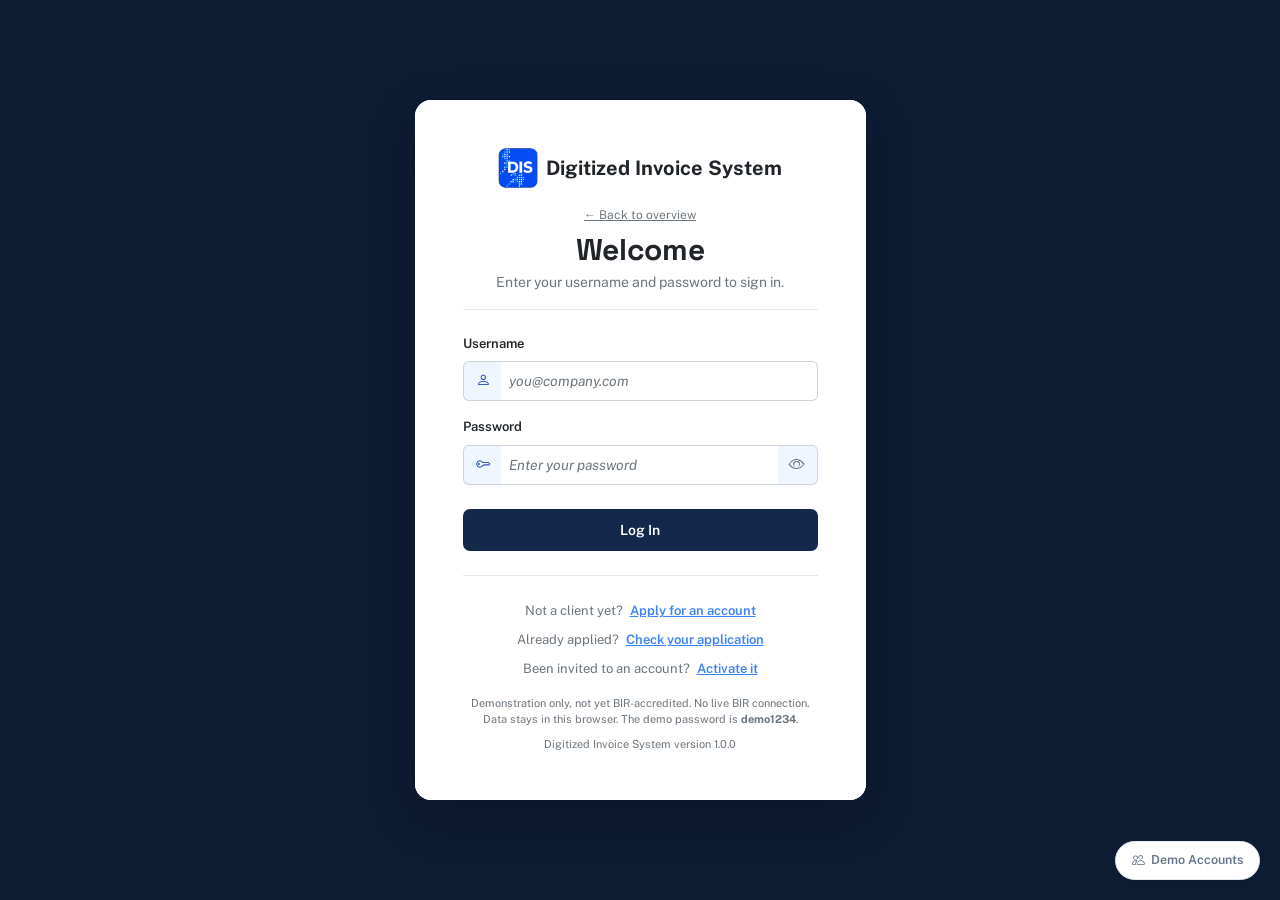
<file: index.html>
<!DOCTYPE html>
<html lang="en">
<head>
<meta charset="utf-8">

<meta name="viewport" content="width=device-width, initial-scale=1">
<title>Digitized Invoice System — EPI</title>

<script>
  (function(){
    try{
      var t = localStorage.getItem('epi-theme');
      if (t === 'dark') document.documentElement.setAttribute('data-theme', 'dark');
    } catch(e){}
  })();
</script>

<!-- ===== Typefaces ===== -->
<link rel="preconnect" href="https://fonts.googleapis.com">
<link rel="preconnect" href="https://fonts.gstatic.com" crossorigin>
<link rel="stylesheet" href="https://fonts.googleapis.com/css2?family=Space+Grotesk:wght@500;600;700&family=Public+Sans:wght@400;500;600;700&family=IBM+Plex+Mono:wght@500;600&display=swap">

<!-- ===== Design system (carried over from the DORS portal) ===== -->
<link rel="stylesheet" href="lib/bootstrap5.css">
<link rel="stylesheet" href="lib/bootstrap-icons.css">
<link rel="stylesheet" href="lib/fontawesome.css">
<link rel="stylesheet" href="lib/jquery-ui.min.css">
<link rel="stylesheet" href="lib/swal2.min.css">
<link rel="stylesheet" href="lib/select2.min.css">
<link rel="stylesheet" href="lib/dragndrop.table.columns.css">

<!-- DataTables -->
<link rel="stylesheet" href="lib/datatable.dataTables.css">
<link rel="stylesheet" href="lib/datatable.bootstrap5.css">
<link rel="stylesheet" href="lib/datatable.css">

<!-- Date pickers: flatpickr for single/month, daterangepicker for ranges -->
<link rel="stylesheet" href="lib/flatpickr.min.css">
<link rel="stylesheet" href="lib/flatpickr.monthSelect.css">
<link rel="stylesheet" href="lib/datepicker.css">

<link rel="stylesheet" href="css/for_all.css">

<!-- ===== This product ===== -->
<link rel="stylesheet" href="css/shell.css">
<link rel="stylesheet" href="css/main.css">
<link rel="stylesheet" href="css/components.css">
<link rel="stylesheet" href="css/invoice.css">
<link rel="stylesheet" href="css/agreement.css">
<link rel="stylesheet" href="css/ops-onboarding.css">
</head>
<body>

<!-- ============================================================
     SIGN IN
     ============================================================ -->
<div id="view-login" class="screen">
  <div class="main_bg min-vh-100 d-flex align-items-center justify-content-center p-3">
    <div class="container">
      <div class="row justify-content-center">
        <div class="col-12 col-md-9 col-lg-6 col-xl-5">

          <div class="card border-0 rounded-4 shadow-lg overflow_hidden">
            <div class="card-body p-0">
              <div class="p-4 p-md-5 bg-white">

                <div id="login-step-credentials">

                  <div class="text-center mb-4">
                    <div class="d-flex align-items-center justify-content-center gap-2 mb-3">
                      <img src="img/dis-mark.png" alt="Digitized Invoice System" class="height_40 rounded-3">
                      <span class="fw-bold fs_20 text-dark">Digitized Invoice System</span>
                    </div>
                    <a href="landing.html" class="fs_12 text-secondary d-inline-block mb-2">&larr; Back to overview</a>
                    <h2 class="fw-bold fs_30 text-dark mb-1">Welcome</h2>
                    <span class="d-block text-secondary fs_14">
                      Enter your username and password to sign in.
                    </span>
                    <div class="hr_gray_200 mt-3 mx-auto"></div>
                  </div>

                  <div class="mb-3">
                    <span class="d-block fw-semibold fs_13 text-dark mb-2">Username</span>
                    <div class="input-group">
                      <span class="input-group-text bg_blue_100 border-end-0">
                        <i class="bi bi-person fs_14"></i>
                      </span>
                      <input type="email"
                             class="form-control border-start-0 px-2 input_login_email height_40 fs_14 shadow-none"
                             placeholder="you@company.com" maxlength="80" autocomplete="username">
                    </div>
                  </div>

                  <div class="mb-4">
                    <span class="d-block fw-semibold fs_13 text-dark mb-2">Password</span>
                    <div class="input-group">
                      <span class="input-group-text bg_blue_100 border-end-0">
                        <i class="bi bi-key fs_14"></i>
                      </span>
                      <input type="password"
                             class="form-control border-start-0 border-end-0 px-2 input_login_password height_40 fs_14 shadow-none"
                             placeholder="Enter your password" maxlength="50" autocomplete="new-password">
                      <span class="input-group-text bg_blue_100 border-start-0">
                        <i class="bi bi-eye text-secondary icon_show_hide hover"
                           data-target=".input_login_password"></i>
                      </span>
                    </div>
                  </div>

                  <div class="d-grid gap-2">
                    <button type="button"
                            class="lbtn lbtn-primary lbtn-lg w-100 button_validate_credentials">
                      Log In
                    </button>
                  </div>

                  <div class="hr_gray_200 my-4"></div>

                  <div class="text-center">
                    <span class="fs_13 text-secondary">Not a client yet?</span>
                    <span class="fs_13 fw-semibold hyperlink ms-1" onclick="Onboarding.start()">Apply for an account</span>
                  </div>
                  <div class="text-center mt-2">
                    <span class="fs_13 text-secondary">Already applied?</span>
                    <span class="fs_13 fw-semibold hyperlink ms-1" onclick="Auth.checkApplication()">Check your application</span>
                  </div>

                  <!-- Same reasoning: someone holding an invitation has no
                       account yet, so the way in cannot be behind one. -->
                  <div class="text-center mt-2">
                    <span class="fs_13 text-secondary">Been invited to an account?</span>
                    <span class="fs_13 fw-semibold hyperlink ms-1" onclick="Activate.open()">Activate it</span>
                  </div>

                  <div class="text-center mt-3 fs_11 text-muted">
                    Demonstration only, not yet BIR-accredited. No live BIR connection. Data stays in this browser.
                    The demo password is <strong>demo1234</strong>.
                  </div>
                  <div class="text-center mt-2 fs_11 text-muted" id="login-version"></div>

                </div>

                <!-- Shown after credentials validate. Picked fresh every sign-in
                     rather than stored per account, matching how lightweight the
                     rest of this demo's auth already is. -->
                <div id="login-step-mfa" class="d-none">

                  <div class="text-center mb-4">
                    <div class="d-flex align-items-center justify-content-center gap-2 mb-3">
                      <img src="img/dis-mark.png" alt="Digitized Invoice System" class="height_40 rounded-3">
                      <span class="fw-bold fs_20 text-dark">Digitized Invoice System</span>
                    </div>
                    <h2 class="fw-bold fs_30 text-dark mb-1">Verify it's you</h2>
                    <span class="d-block text-secondary fs_14">
                      Select how you'd like to confirm this sign-in.
                    </span>
                    <div class="hr_gray_200 mt-3 mx-auto"></div>
                  </div>

                  <div id="login-mfa-picker" class="radio-cards mb-3">
                    <label class="radio-card" data-mfa-method="email">
                      <input type="radio" name="login-mfa-method">
                      <div>
                        <div class="radio-card-title"><i class="bi bi-envelope me-1"></i> Email code</div>
                        <div class="radio-card-desc">Send a 6-digit code to your email address.</div>
                      </div>
                    </label>
                    <label class="radio-card" data-mfa-method="authenticator">
                      <input type="radio" name="login-mfa-method">
                      <div>
                        <div class="radio-card-title"><i class="bi bi-shield-lock me-1"></i> Authenticator app</div>
                        <div class="radio-card-desc">Enter the 6-digit code from your authenticator app.</div>
                      </div>
                    </label>
                    <label class="radio-card" data-mfa-method="passkey">
                      <input type="radio" name="login-mfa-method">
                      <div>
                        <div class="radio-card-title"><i class="bi bi-fingerprint me-1"></i> Passkey</div>
                        <div class="radio-card-desc">Use your device's fingerprint, face, or screen lock.</div>
                      </div>
                    </label>
                  </div>

                  <div id="login-mfa-body"></div>

                  <div class="text-center mt-3">
                    <span class="fs_13 fw-semibold hyperlink" id="login-mfa-back">&larr; Back to credentials</span>
                  </div>

                </div>

              </div>
            </div>
          </div>

        </div>
      </div>
    </div>
  </div>

  <button type="button" class="demo-accounts-toggle" onclick="Auth.openDemoAccounts()">
    <i class="bi bi-people"></i> Demo Accounts
  </button>
</div>

<!-- ============================================================
     PUBLIC DOCUMENT VERIFICATION

     No account, no session, no menu. A buyer arrives here holding a piece of
     paper or a PDF and leaves knowing whether it is real.
     ============================================================ -->
<div id="view-verify" class="screen hidden">
  <div class="main_bg min-vh-100 d-flex align-items-center justify-content-center p-3">
    <div class="container">
      <div class="row justify-content-center">
        <div class="col-12 col-md-10 col-lg-7 col-xl-6">

          <div class="card border-0 rounded-4 shadow-lg overflow_hidden">
            <div class="card-body p-4 p-md-5 bg-white">

              <div class="text-center mb-4">
                <div class="d-flex align-items-center justify-content-center gap-2 mb-3">
                  <img src="img/dis-mark.png" alt="Digitized Invoice System" class="height_40 rounded-3">
                  <span class="fw-bold fs_20 text-dark">Digitized Invoice System</span>
                </div>
                <h2 class="fw-bold fs_30 text-dark mb-1">Verify an invoice</h2>
                <span class="d-block text-secondary fs_14">
                  Scan the QR code on an invoice to check it
                  against what the seller issued.
                </span>
                <div class="hr_gray_200 mt-3 mx-auto"></div>
              </div>

              <div id="verify-result" class="mt-4">
                <div class="callout"><div class="fs_13 text-secondary text-center">Open your phone camera and scan the QR code printed on the invoice.</div></div>
              </div>

              <div class="hr_gray_200 my-4"></div>

              <div class="text-center">
                <span class="fs_13 fw-semibold hyperlink" onclick="Verify.close()">Back to sign in</span>
              </div>

              <div class="text-center mt-3 fs_11 text-muted">
                The seller is told that their invoice was checked, but not by whom. You are not signed in and nothing about you is recorded.
              </div>

            </div>
          </div>

        </div>
      </div>
    </div>
  </div>
</div>

<!-- ============================================================
     ONBOARDING WIZARD
     ============================================================ -->
<!-- ============================================================
     ACTIVATE AN INVITATION
     No account behind it — the person here does not have one yet.
     ============================================================ -->
<div id="view-activate" class="screen hidden">
  <div class="main_bg min-vh-100 d-flex align-items-center justify-content-center p-3">
    <div class="container">
      <div class="row justify-content-center">
        <div class="col-12 col-md-10 col-lg-7 col-xl-6">

          <div class="card border-0 rounded-4 shadow-lg overflow_hidden">
            <div class="card-body p-4 p-md-5 bg-white">

              <div class="text-center mb-4">
                <div class="d-flex align-items-center justify-content-center gap-2 mb-3">
                  <img src="img/dis-mark.png" alt="Digitized Invoice System" class="height_40 rounded-3">
                  <span class="fw-bold fs_20 text-dark">Digitized Invoice System</span>
                </div>
                <h2 class="fw-bold fs_30 text-dark mb-1">Activate your account</h2>
                <span class="d-block text-secondary fs_14">
                  An account was created for you. Complete the details here to activate it. Your name is recorded in the activity log.
                </span>
                <div class="hr_gray_200 mt-3 mx-auto"></div>
              </div>

              <div id="activate-body"></div>

              <div class="hr_gray_200 my-4"></div>

              <div class="text-center">
                <span class="fs_13 fw-semibold hyperlink" onclick="Activate.close()">Back to sign in</span>
              </div>

            </div>
          </div>

        </div>
      </div>
    </div>
  </div>
</div>

<div id="view-onboarding" class="screen hidden">
  <header class="div_banner text-white p-3 d-flex justify-content-center align-items-center">
    <div class="d-flex justify-content-between align-items-center width_1500 w-100 px-3">
      <div class="d-flex gap-3 align-items-center">
        <img src="img/dis-mark.png" alt="Digitized Invoice System" class="banner_mark_img">
        <div class="d-flex flex-column line_height_1">
          <span class="fs_20 fw-bold" id="ob-title">Apply for an account</span>
          <small class="text-secondary">Digitized Invoice System</small>
        </div>
      </div>
      <div class="d-flex gap-2">
        <button class="lbtn lbtn-sm lbtn-hero" id="ob-demo-btn" onclick="Onboarding.demoFill()"
                title="Fill this step with sample data (demo only)">
          Demo: fill details
        </button>
        <button class="lbtn lbtn-sm lbtn-hero" id="ob-exit-btn" onclick="Onboarding.exit()">
          Exit application
        </button>
      </div>
    </div>
  </header>

  <div class="ob_shell d-flex justify-content-center">
    <div class="width_1500 w-100 d-flex flex-column flex-lg-row gap-3 p-3">
      <aside class="ob_rail">
        <div class="lcard lcard-hero"><div class="lcard-body d-flex flex-column">
          <span class="lbadge lbadge-hero mb-3 align-self-start" id="ob-lane-badge">New application</span>
          <ol id="ob-step-list" class="ob_steps mb-0"></ol>
        </div></div>
      </aside>
      <main class="flex-grow-1 min_width_0">
        <div id="ob-content"></div>
      </main>
    </div>
  </div>
</div>

<!-- ============================================================
     PORTAL
     ============================================================ -->
<div id="view-portal" class="screen hidden">

  <div class="layout_wrapper">

    <!-- Sidebar: product identity, then the taxpayer this session is acting
         for — the identity that actually matters here — then navigation.
         No separate banner: this rail is the whole of the app's chrome. -->
    <button type="button" class="mobile_menu_btn" id="mobile-menu" aria-label="Open menu" aria-expanded="false"
            onclick="Nav.mobileMenu()"><i class="bi bi-list"></i></button>
    <aside class="sidebar" id="sidebar">
      <div class="sidebar_head">
        <div class="sidebar_title">
          Digitized Invoice
        </div>
        <button type="button" class="button_sidebar_collapse" id="sidebar-collapse"
                onclick="Nav.toggleRail()" title="Collapse menu">
          <i class="bi bi-chevron-double-left"></i>
        </button>
      </div>

      <div class="sidebar_tenant" id="sidebar-tenant">
        <div class="sidebar_tenant_name" id="banner-tenant-name">—</div>
        <div class="sidebar_tenant_meta" id="banner-tenant-meta">—</div>
        <div class="sidebar_tenant_address" id="banner-tenant-address">—</div>
      </div>

      <div class="sidebar_menu" id="rail"></div>

      <!-- Demo-only control (business switcher) that used to live in a fixed
           top banner. It belongs to the app's chrome, not to any one screen,
           so it stays in the sidebar and the content area starts clean. -->
      <div class="sidebar_demo">
        <div class="sidebar_demo_row">
          <span class="sidebar_demo_label">BIR EIS</span>
          <span class="sidebar_status_line" id="eis-status">—</span>
        </div>
        <div class="sidebar_demo_row">
          <span class="sidebar_demo_label">System</span>
          <span class="sidebar_status_line" id="system-version">—</span>
        </div>
        <div class="sidebar_demo_row">
          <span class="sidebar_demo_label" id="tenant-switcher-label">Demo business</span>
          <select class="form-select form-select-sm fs_11 select_tenant_switcher"
                  id="tenant-switcher"></select>
        </div>
      </div>

      <div class="sidebar_foot">
        <div class="div_menu" onclick="UI.toggleTheme()" title="Toggle theme">
          <span class="icon"><i class="bi bi-moon-stars" id="theme-toggle-icon"></i></span>
          <span class="label" id="theme-toggle-label">Dark mode</span>
        </div>
        <div class="div_menu div_menu_account" onclick="Auth.openUserSheet()" title="Account">
          <span class="icon"><i class="bi bi-person-circle"></i></span>
          <span class="label">
            <span id="side-user-name">—</span>
            <small class="d-block text-secondary fs_10" id="side-user-role">—</small>
            <small class="d-block div_date sidebar_account_clock">-</small>
          </span>
        </div>
        <div class="div_menu div_logout" title="Sign out">
          <span class="icon"><i class="bi bi-box-arrow-right"></i></span>
          <span class="label">Sign out</span>
        </div>
      </div>
    </aside>

    <div class="main_content" id="main_content">
      <div id="account-banner"></div>
      <div id="content"></div>
    </div>
  </div>
</div>

<!-- ============================================================
     ACCOUNT MANAGEMENT
     The source portal's modal_account_management, with the fields this
     product has. Two of its sections are gone on purpose: there is no
     password here, because an account is invited and activated by the person
     it belongs to, and no agency or department, because a role plus a branch
     is the whole of what an account is scoped by.
     ============================================================ -->
<div class="modal fade modal_top modal_account_management" tabindex="-1"
     aria-labelledby="modal_account_management" aria-hidden="true" data-backdrop="static">
  <div class="modal-dialog modal-dialog-centered justify-content-center">
    <div class="modal-content width_500">
      <div class="modal-body p-4 d-flex flex-column gap-4">

        <div class="text-center">
          <span class="fw-bold modal-title-text span_account_management_title">User</span>
        </div>

        <div class="text-muted">
          <span class="fw-semibold">USER INFORMATION</span>
          <div class="ms-1">
            <div class="row fs_12 g-2">
              <div class="col-12">
                <label for="iac_fullname" class="mb-1">Full name</label>
                <input type="text" id="iac_fullname"
                       class="form-control form-control-sm fw-semibold input_account_management_fullname" />
              </div>
              <div class="col-md-7">
                <label for="iac_email" class="mb-1">Email address</label>
                <input type="email" id="iac_email"
                       class="form-control form-control-sm fw-semibold iv_email input_account_management_email_address" />
              </div>
              <div class="col-md-5">
                <label for="iac_position" class="mb-1">Position</label>
                <input type="text" id="iac_position"
                       class="form-control form-control-sm fw-semibold input_account_management_position" />
              </div>
            </div>
          </div>
        </div>

        <div class="text-muted">
          <span class="fw-semibold">ACCESS</span>
          <div class="ms-1">
            <div class="row fs_12 g-2">
              <div class="col-md-6">
                <label for="sac_role" class="mb-1">Role</label>
                <select id="sac_role"
                        class="form-control form-control-sm fw-semibold select_account_management_role x"></select>
              </div>
              <div class="col-md-6 div_account_management_branch">
                <label for="sac_branch" class="mb-1">Branch</label>
                <select id="sac_branch"
                        class="form-control form-control-sm fw-semibold select_account_management_branch x"></select>
              </div>
              <div class="col-12">
                <div class="hint-box rounded-2 p-2 fs_11 div_account_management_role_hint"></div>
              </div>
            </div>
          </div>
        </div>

        <!-- Shown when inviting: says what actually happens on save. -->
        <div class="callout callout-info div_account_management_invite">
          <span class="callout-ico"><i class="bi bi-envelope"></i></span>
          <div>No password is set here. An invitation is emailed, and the account is usable only after the invited person activates it, so the activity log names the right person.</div>
        </div>

        <!-- Shown when editing an existing account. -->
        <div class="text-muted d-none div_account_management_state">
          <span class="fw-semibold">USER STATE</span>
          <div class="ms-1 mt-2 d-flex align-items-center justify-content-between gap-2 flex-wrap">
            <span class="span_account_management_status"></span>
            <div class="d-flex gap-2">
              <!-- There is no mail server behind a mockup, so the link that
                   would have been emailed is openable from here instead. -->
              <button type="button"
                      class="lbtn lbtn-sm lbtn-ghost fs_11 d-none button_account_management_invitelink">
                Open invitation
              </button>
              <button type="button"
                      class="lbtn lbtn-sm lbtn-subtle fs_11 d-none button_account_management_resend">
                Resend invitation
              </button>
              <button type="button"
                      class="lbtn lbtn-sm lbtn-danger fs_11 button_account_management_disable">
                Disable user
              </button>
            </div>
          </div>
          <div class="fs_11 mt-2">
            A user is disabled, never deleted. Each invoice keeps the name of the user who issued it.
          </div>
        </div>

        <div class="d-flex gap-2 align-items-start text-secondary fs_12">
          <input type="checkbox" id="ac_chk_audit_confirm"
                 class="mt-1 checkbox checkbox_account_management_save_account">
          <label for="ac_chk_audit_confirm">
            I understand that this change takes effect immediately and is recorded in the
            activity log against my name.
          </label>
        </div>

        <div class="row d-flex justify-content-center mt-1">
          <div class="d-flex justify-content-center gap-2">
            <button type="button"
                    class="lbtn lbtn-ghost text-center fw-bold px-5 lbtn-sm fs_11 button_account_management_cancel">Close</button>
            <button type="button"
                    class="lbtn lbtn-primary text-center fw-bold px-5 lbtn-sm fs_11 button_account_management_save" disabled>Save changes</button>
          </div>
        </div>
      </div>
    </div>
  </div>
</div>

<!-- ============================================================
     EXPORT TO PDF
     Carried over from the source portal's shared modal partial, so the
     selectors its export code uses are unchanged. Two differences: the
     per-document column list is what the reporting engine can lay out,
     and the year pickers are filled from .input_year_list below rather
     than from a server-rendered value.
     ============================================================ -->
<input type="hidden" class="input_year_list">

<div class="modal fade modal_top modal_export_to_pdf" tabindex="-1" aria-labelledby="modal_export_to_pdf" aria-hidden="true" data-backdrop="static">
  <div class="modal-dialog modal-dialog-centered justify-content-center">
    <div class="modal-content width_450">
      <div class="modal-body p-4 d-flex flex-column gap-2 text-wrap">
        <div class="text-center">
          <span class="fw-bold modal-title-text">EXPORT TO PDF</span>
        </div>
        <div>
          <table class="table table-bordered table-hover mb-0">
            <thead>
              <tr>
                <th class="d-flex justify-content-center text-muted fs_16 p-1 px-3">
                  <span>Data filtering options</span>
                </th>
              </tr>
            </thead>
            <tbody>
              <tr>
                <td class="d-flex align-items-center gap-2 fs_16 p-1 px-3">
                  <input class="checkbox_export_to_pdf_daily_summary checkbox" type="checkbox" id="checkbox_export_to_pdf_daily_summary" name="checkbox_export_to_pdf">
                  <label for="checkbox_export_to_pdf_daily_summary">Daily Summary</label>
                </td>
              </tr>
              <tr>
                <td class="d-flex align-items-center gap-2 fs_16 p-1 px-3">
                  <input class="checkbox_export_to_pdf_weekly_summary checkbox" type="checkbox" id="checkbox_export_to_pdf_weekly_summary" name="checkbox_export_to_pdf">
                  <label for="checkbox_export_to_pdf_weekly_summary">Weekly Summary</label>
                </td>
              </tr>
              <tr>
                <td class="d-flex align-items-center gap-2 fs_16 p-1 px-3">
                  <input class="checkbox_export_to_pdf_export_to_pdf_monthly_summary checkbox" type="checkbox" id="checkbox_export_to_pdf_export_to_pdf_monthly_summary" name="checkbox_export_to_pdf">
                  <label for="checkbox_export_to_pdf_export_to_pdf_monthly_summary">Monthly Summary</label>
                </td>
              </tr>
              <tr>
                <td class="d-flex align-items-center gap-2 fs_16 p-1 px-3">
                  <input class="checkbox_export_to_pdf_quarterly_summary checkbox" type="checkbox" id="checkbox_export_to_pdf_quarterly_summary" name="checkbox_export_to_pdf">
                  <label for="checkbox_export_to_pdf_quarterly_summary">Quarterly Summary</label>
                </td>
              </tr>
              <tr>
                <td class="d-flex align-items-center gap-2 fs_16 p-1 px-3">
                  <input class="checkbox_export_to_pdf_annual_summary checkbox" type="checkbox" id="checkbox_export_to_pdf_annual_summary" name="checkbox_export_to_pdf">
                  <label for="checkbox_export_to_pdf_annual_summary">Annual Summary</label>
                </td>
              </tr>
              <tr>
                <td class="d-flex align-items-center gap-2 fs_16 p-1 px-3 div_checkbox_export_to_pdf_current_data_summary">
                  <input class="checkbox_export_to_pdf_current_data_summary checkbox" type="checkbox" id="checkbox_export_to_pdf_current_data_summary" name="checkbox_export_to_pdf">
                  <label for="checkbox_export_to_pdf_current_data_summary">Per invoice with current filtered data</label>
                </td>
              </tr>
            </tbody>
          </table>

          <table class="table table-bordered table-hover">
            <thead class="table_export_to_pdf_current_data d-none">
              <tr>
                <th class="text-center align-middle">#</th>
                <th class="ps-0">
                  <div class="d-flex align-items-center justify-content-between">
                    <div class="form-check d-flex align-items-center gap-2 m-0">
                      <input class="checkbox_export_to_pdf_all checkbox" type="checkbox" id="checkbox_export_to_pdf_all" checked>
                      <label class="form-check-label fw-bold mb-0" for="checkbox_export_to_pdf_all">All</label>
                    </div>
                    <span class="lbadge bg-info text-dark fs_11 fw-normal px-2 py-1">
                      <i class="fas fa-info-circle me-1"></i> Drag rows to reorder layout columns
                    </span>
                  </div>
                </th>
              </tr>
            </thead>
            <tbody class="table_export_to_pdf_list_current_data table_export_to_pdf_current_data d-none"></tbody>
            <tfoot>
              <tr class="tr_export_to_pdf_daily d-none">
                <td colspan="2" class="p-1 px-3">
                  <label for="input_date_export_to_pdf_daily_summary">Date</label>
                  <div class="input-group input-group-sm">
                    <span class="input-group-text bg-white border-end-0 text-muted icon_date">
                      <i class="fa fa-calendar-alt"></i>
                    </span>
                    <input type="text" id="input_date_export_to_pdf_daily_summary" class="form-control border-start-0 ps-2 width_200 input_date input_date_export_to_pdf_daily_summary" data-day_max="0" placeholder="Date" readonly />
                  </div>
                </td>
              </tr>
              <tr class="tr_export_to_pdf_weekly d-none">
                <td colspan="2" class="p-1 px-3">
                  <label for="input_date_range_export_to_pdf_weekly_summary">Date Range</label>
                  <div class="input-group input-group-sm">
                    <span class="input-group-text bg-white border-end-0 text-muted icon_date_range">
                      <i class="fa fa-calendar-alt"></i>
                    </span>
                    <input type="text" id="input_date_range_export_to_pdf_weekly_summary" class="form-control border-start-0 ps-2 width_200 input_date_range input_date_range_export_to_pdf_weekly_summary" data-day_max="0" placeholder="Date From - Date To" readonly />
                  </div>
                </td>
              </tr>
              <tr class="tr_export_to_pdf_monthly d-none">
                <td colspan="2" class="p-1 px-3">
                  <div class="row">
                    <div class="col-6">
                      <label for="input_month_year_export_to_pdf_monthly_summary_from">Month From</label>
                      <div class="input-group input-group-sm">
                        <span class="input-group-text bg-white border-end-0 text-muted icon_month_year">
                          <i class="fa fa-calendar-alt"></i>
                        </span>
                        <input type="text" id="input_month_year_export_to_pdf_monthly_summary_from" class="form-control border-start-0 ps-2 input_month_year input_month_year_export_to_pdf_monthly_summary_from" data-day_max="0" placeholder="Date" readonly />
                      </div>
                    </div>
                    <div class="col-6">
                      <label for="input_month_year_export_to_pdf_monthly_summary_to">Month To</label>
                      <div class="input-group input-group-sm">
                        <span class="input-group-text bg-white border-end-0 text-muted icon_month_year">
                          <i class="fa fa-calendar-alt"></i>
                        </span>
                        <input type="text" id="input_month_year_export_to_pdf_monthly_summary_to" class="form-control border-start-0 ps-2 input_month_year input_month_year_export_to_pdf_monthly_summary_to" data-day_max="0" placeholder="Date" readonly />
                      </div>
                    </div>
                  </div>
                </td>
              </tr>
              <tr class="tr_export_to_pdf_quarterly d-none">
                <td colspan="2" class="fs_16 p-1 px-3">
                  <div class="row">
                    <div class="col-6">
                      <label for="select_year_export_to_pdf">Year</label>
                      <div class="input-group input-group-sm">
                        <span class="input-group-text bg-white border-end-0 text-muted icon_year">
                          <i class="fa fa-calendar-alt"></i>
                        </span>
                        <select id="select_year_export_to_pdf" class="form-select form-select-sm border-start-0 ps-2 select_year select_year_export_to_pdf"></select>
                      </div>
                    </div>
                    <div class="col-6">
                      <label for="select_export_to_pdf_quarter">Quarter</label>
                      <select id="select_export_to_pdf_quarter" class="form-control form-control-sm select_export_to_pdf_quarter x"></select>
                    </div>
                  </div>
                </td>
              </tr>
              <tr class="tr_export_to_pdf_yearly d-none">
                <td colspan="2" class="fs_16 p-1 px-3">
                  <div class="row">
                    <div class="col-6">
                      <label for="select_year_export_to_pdf_from">Year From</label>
                      <div class="input-group input-group-sm">
                        <span class="input-group-text bg-white border-end-0 text-muted icon_year">
                          <i class="fa fa-calendar-alt"></i>
                        </span>
                        <select id="select_year_export_to_pdf_from" class="form-select form-select-sm border-start-0 ps-2 select_year select_year_export_to_pdf_from"></select>
                      </div>
                    </div>
                    <div class="col-6">
                      <label for="select_year_export_to_pdf_to">Year To</label>
                      <div class="input-group input-group-sm">
                        <span class="input-group-text bg-white border-end-0 text-muted icon_year">
                          <i class="fa fa-calendar-alt"></i>
                        </span>
                        <select id="select_year_export_to_pdf_to" class="form-select form-select-sm border-start-0 ps-2 select_year select_year_export_to_pdf_to"></select>
                      </div>
                    </div>
                  </div>
                </td>
              </tr>
            </tfoot>
          </table>
        </div>
        <div class="d-flex flex-row gap-2 w-100">
          <button class="lbtn lbtn-sm lbtn-ghost button_export_to_pdf_close w-100">Close</button>
          <button class="lbtn lbtn-sm lbtn-accent button_export_to_pdf w-100">Export to PDF</button>
        </div>
      </div>
    </div>
  </div>
</div>

<!-- ============================================================
     GENERIC MODAL + TOASTS
     ============================================================ -->
<div id="modal-root" class="lmodal-backdrop hidden">
  <div class="lmodal" id="modal-box">
    <div class="lmodal-head">
      <h3 id="modal-title">—</h3>
      <button class="lmodal-x" onclick="UI.closeModal()">&times;</button>
    </div>
    <div class="lmodal-body" id="modal-body"></div>
    <div class="lmodal-foot" id="modal-foot"></div>
  </div>
</div>

<div id="toast-stack" class="ltoast-stack" aria-live="polite" aria-atomic="true"></div>

<!-- ===== Vendored libraries. Order matters and is deliberate:
     jQuery and moment first (daterangepicker depends on both), then the
     widgets, then for_all.js which wires them to the markup. ===== -->
<script src="lib/jquery.js"></script>
<script src="lib/jquery-ui.js"></script>
<script src="lib/moment.js"></script>
<script src="lib/bootstrap5.js"></script>
<script src="lib/qrcode.js"></script>

<!-- DataTables. buttons must precede its bootstrap5 styling adapter. -->
<script src="lib/datatable.js"></script>
<script src="lib/datatable.plugin.js"></script>
<script src="lib/datatable.buttons.js"></script>
<script src="lib/datatable.print.js"></script>
<script src="lib/datatable.html5.js"></script>
<script src="lib/datatable.bootstrap5.js"></script>

<script src="lib/swal2.min.js"></script>
<script src="lib/select2.min.js"></script>
<script src="lib/dragndrop.table.columns.min.js"></script>

<script src="lib/flatpickr.min.js"></script>
<script src="lib/flatpickr.monthSelect.js"></script>
<script src="lib/datepicker.js"></script>

<!-- Charts, as in the source portal. -->
<script src="lib/apexcharts.min.js"></script>

<!-- PDF generation. The source portal rendered PDFs server-side; with no
     server here it happens in the browser, so the bundle (html2canvas +
     jsPDF included) is loaded instead. -->
<script src="lib/html2pdf.bundle.min.js"></script>

<!-- ===== This product ===== -->
<script src="js/core.js"></script>
<script src="js/local-api.js"></script>
<script src="js/for_all.js"></script>
<script src="js/seed.js"></script>
<script src="js/auth.js"></script>
<script src="js/navigation.js"></script>
<script src="js/reporting.js"></script>
<script src="js/onboarding.js"></script>
<script src="js/invoice-doc.js"></script>
<script src="js/home.js"></script>
<script src="js/invoices.js"></script>
<script src="js/activity.js"></script>
<script src="js/accounts.js"></script>
<script src="js/settings.js"></script>
<script src="js/import.js"></script>
<script src="js/issue.js"></script>
<script src="js/records.js"></script>
<script src="js/lists.js"></script>
<script src="js/resilience.js"></script>
<script src="js/billing.js"></script>
<script src="js/ops.js"></script>
<script src="js/ops-onboarding.js"></script>
<script src="js/incidents.js"></script>
<script src="js/payments.js"></script>
<script src="js/deposit.js"></script>
<script src="js/realtime.js"></script>
<script src="js/provider-settlement.js"></script>
<script src="js/agreement-text.js"></script>
<script src="js/agreement.js"></script>
<script src="js/template.js"></script>
<script src="js/verify.js"></script>
<script src="js/reports.js"></script>
<script src="js/platforms.js"></script>
<script src="js/corrections.js"></script>
<script src="js/delivery.js"></script>
<script src="js/queue.js"></script>
<script src="js/transmission.js"></script>
<script src="js/session.js"></script>
<script src="js/activate.js"></script>
<script src="js/app.js"></script>
</body>
</html>
</file>
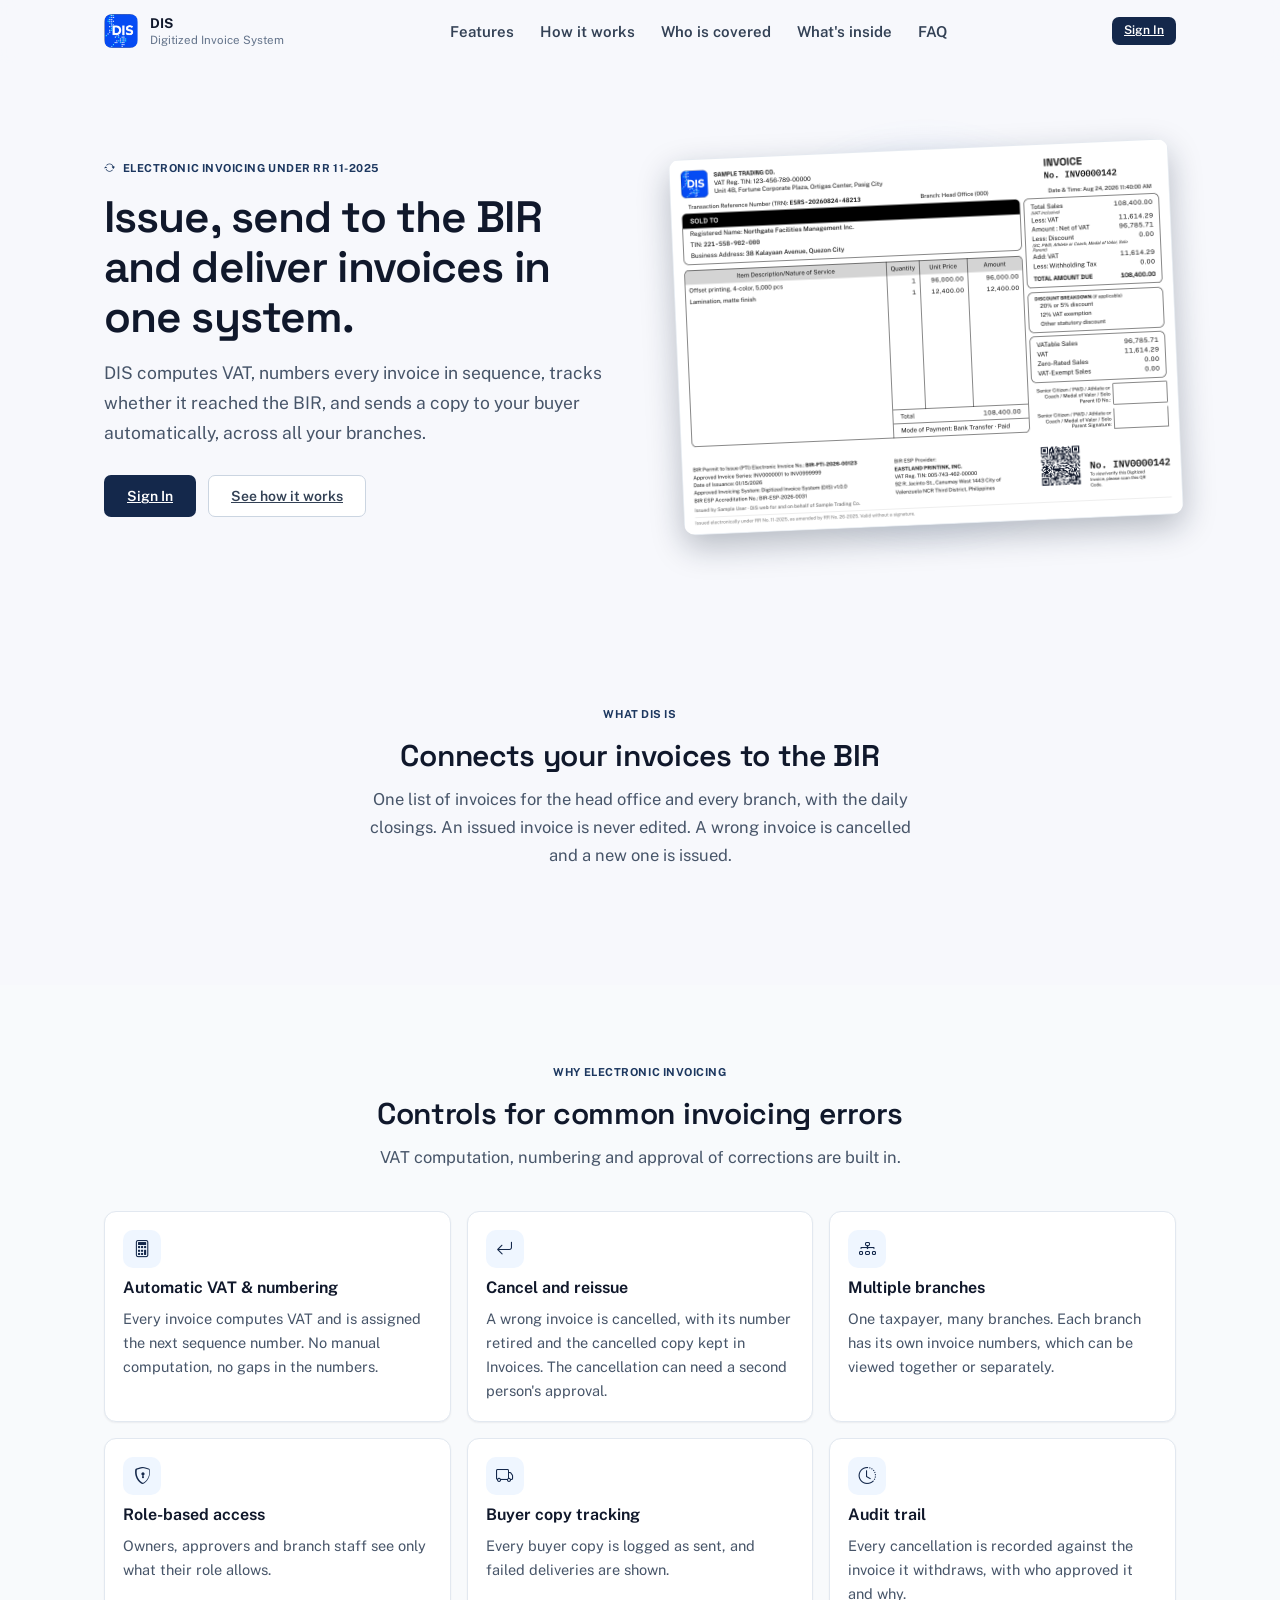
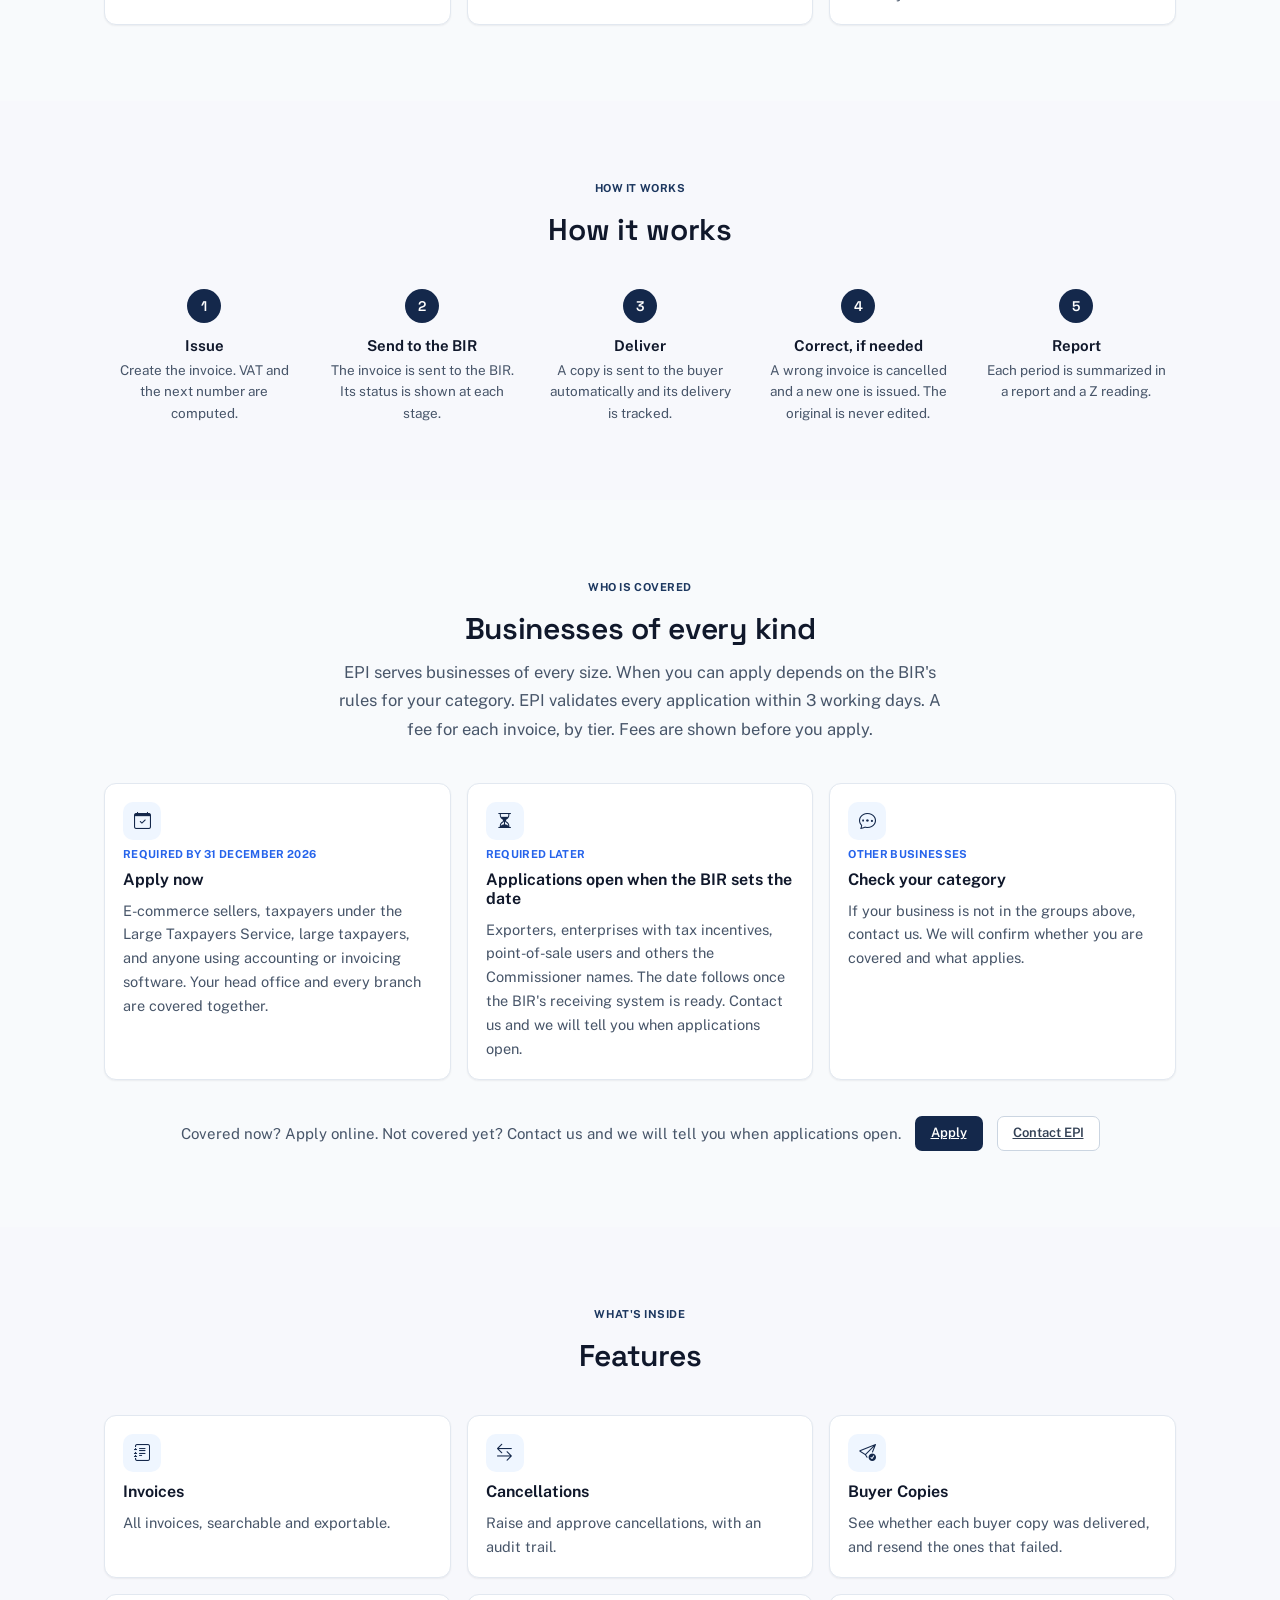
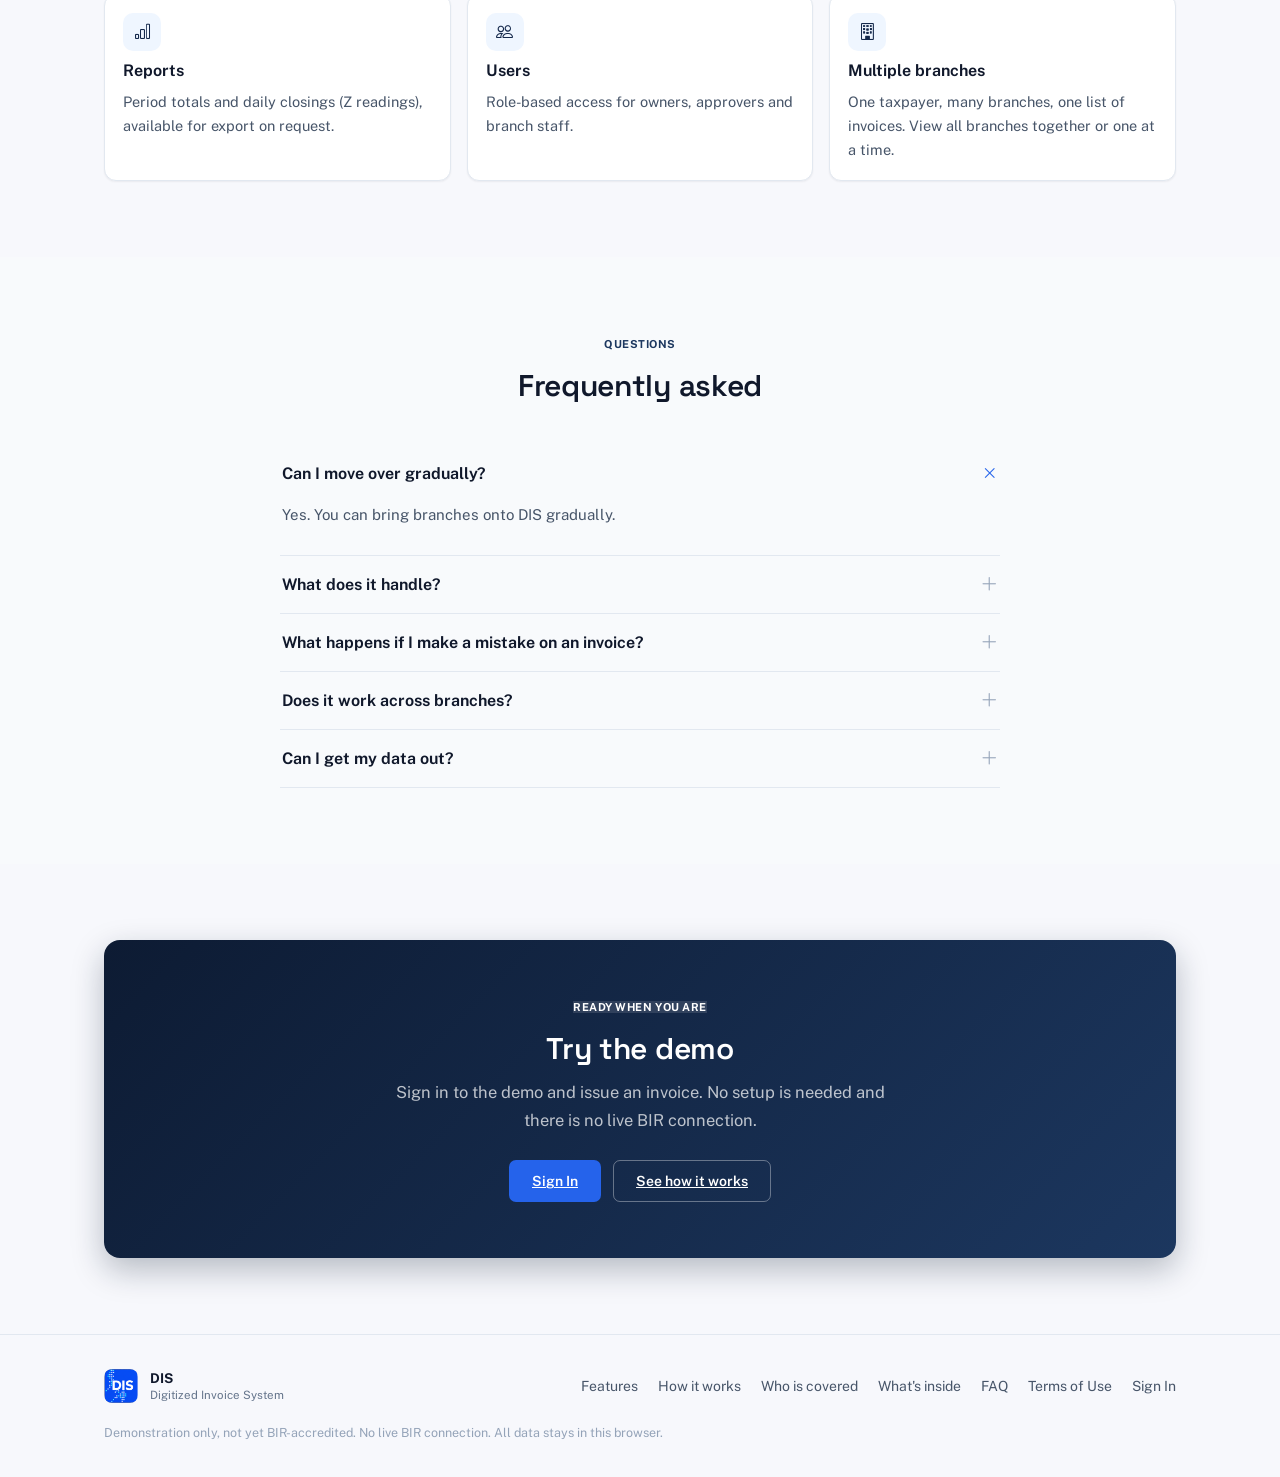
<file: landing.html>
<!DOCTYPE html>
<html lang="en">
<head>
<meta charset="utf-8">
<meta name="viewport" content="width=device-width, initial-scale=1">
<title>DIS — Digitized Invoice System</title>
<meta name="description" content="Issue, cancel, send to the BIR and deliver every invoice from one system, under RR 11-2025.">

<link rel="preconnect" href="https://fonts.googleapis.com">
<link rel="preconnect" href="https://fonts.gstatic.com" crossorigin>
<link rel="stylesheet" href="https://fonts.googleapis.com/css2?family=Space+Grotesk:wght@500;600;700&family=Public+Sans:wght@400;500;600;700&family=IBM+Plex+Mono:wght@500;600&display=swap">

<link rel="stylesheet" href="lib/bootstrap-icons.css">

<link rel="stylesheet" href="css/main.css">
<link rel="stylesheet" href="css/components.css">
<link rel="stylesheet" href="css/invoice.css">
<link rel="stylesheet" href="css/landing.css">
</head>
<body>

<!-- ============================================================
     NAV
     ============================================================ -->
<nav class="lp-nav">
  <div class="lp-container lp-nav-inner">
    <div class="brand-lockup sm">
      <img src="img/dis-mark.png" alt="Digitized Invoice System" class="brand-mark-img">
      <div>
        <div class="brand-name">DIS</div>
        <div class="brand-sub">Digitized Invoice System</div>
      </div>
    </div>
    <div class="lp-nav-links">
      <a href="#lp-features">Features</a>
      <a href="#lp-how">How it works</a>
      <a href="#lp-work">Who is covered</a>
      <a href="#lp-inside">What's inside</a>
      <a href="#lp-faq">FAQ</a>
    </div>
    <div class="lp-nav-actions">
      <a href="index.html" class="lbtn lbtn-primary lbtn-sm">Sign In</a>
    </div>
  </div>
</nav>

<!-- ============================================================
     HERO
     ============================================================ -->
<header class="lp-hero">
  <div class="lp-container lp-hero-grid">
    <div>
      <span class="lp-eyebrow"><i class="bi bi-arrow-repeat"></i> Electronic invoicing under RR 11-2025</span>
      <h1 class="lp-h1">Issue, send to the BIR and deliver invoices in one system.</h1>
      <p class="lp-hero-lede">
        DIS computes VAT, numbers every invoice in sequence, tracks whether it reached the BIR,
        and sends a copy to your buyer automatically, across all your branches.
      </p>
      <div class="lp-hero-actions">
        <a href="index.html" class="lbtn lbtn-primary lbtn-lg">Sign In</a>
        <a href="#lp-how" class="lbtn lbtn-ghost lbtn-lg">See how it works</a>
      </div>
    </div>

    <div class="lp-hero-visual lp-reveal">
      <div class="lp-hero-glow" aria-hidden="true"></div>
      <img class="lp-hero-img" src="img/hero-invoice.png" alt="" aria-hidden="true">
    </div>
  </div>
</header>

<!-- ============================================================
     EXPLAINER
     ============================================================ -->
<section class="lp-section">
  <div class="lp-container lp-section-head lp-reveal">
    <span class="lp-eyebrow">What DIS is</span>
    <h2 class="lp-h2">Connects your invoices to the BIR</h2>
    <p class="lp-sub">
      One list of invoices for the head office and every branch, with the daily closings. An issued invoice is never edited. A wrong invoice is cancelled and a new one is issued.
    </p>
  </div>
</section>

<!-- ============================================================
     FEATURES / BENEFITS
     ============================================================ -->
<section id="lp-features" class="lp-section lp-section-alt">
  <div class="lp-container">
    <div class="lp-section-head lp-reveal">
      <span class="lp-eyebrow">Why electronic invoicing</span>
      <h2 class="lp-h2">Controls for common invoicing errors</h2>
      <p class="lp-sub">VAT computation, numbering and approval of corrections are built in.</p>
    </div>

    <div class="grid g3 lp-reveal">
      <div class="lcard lp-feature">
        <div class="lcard-body">
          <div class="lp-feature-ico"><i class="bi bi-calculator"></i></div>
          <div class="lp-feature-title">Automatic VAT &amp; numbering</div>
          <div class="lp-feature-body">Every invoice computes VAT and is assigned the next sequence number. No manual computation, no gaps in the numbers.</div>
        </div>
      </div>
      <div class="lcard lp-feature">
        <div class="lcard-body">
          <div class="lp-feature-ico"><i class="bi bi-arrow-return-left"></i></div>
          <div class="lp-feature-title">Cancel and reissue</div>
          <div class="lp-feature-body">A wrong invoice is cancelled, with its number retired and the cancelled copy kept in Invoices. The cancellation can need a second person's approval.</div>
        </div>
      </div>
      <div class="lcard lp-feature">
        <div class="lcard-body">
          <div class="lp-feature-ico"><i class="bi bi-diagram-3"></i></div>
          <div class="lp-feature-title">Multiple branches</div>
          <div class="lp-feature-body">One taxpayer, many branches. Each branch has its own invoice numbers, which can be viewed together or separately.</div>
        </div>
      </div>
      <div class="lcard lp-feature">
        <div class="lcard-body">
          <div class="lp-feature-ico"><i class="bi bi-shield-lock"></i></div>
          <div class="lp-feature-title">Role-based access</div>
          <div class="lp-feature-body">Owners, approvers and branch staff see only what their role allows.</div>
        </div>
      </div>
      <div class="lcard lp-feature">
        <div class="lcard-body">
          <div class="lp-feature-ico"><i class="bi bi-truck"></i></div>
          <div class="lp-feature-title">Buyer copy tracking</div>
          <div class="lp-feature-body">Every buyer copy is logged as sent, and failed deliveries are shown.</div>
        </div>
      </div>
      <div class="lcard lp-feature">
        <div class="lcard-body">
          <div class="lp-feature-ico"><i class="bi bi-clock-history"></i></div>
          <div class="lp-feature-title">Audit trail</div>
          <div class="lp-feature-body">Every cancellation is recorded against the invoice it withdraws, with who approved it and why.</div>
        </div>
      </div>
    </div>
  </div>
</section>

<!-- ============================================================
     HOW IT WORKS
     ============================================================ -->
<section id="lp-how" class="lp-section">
  <div class="lp-container">
    <div class="lp-section-head lp-reveal">
      <span class="lp-eyebrow">How it works</span>
      <h2 class="lp-h2">How it works</h2>
    </div>

    <div class="lp-steps lp-reveal">
      <div class="lp-step">
        <div class="lp-step-num">1</div>
        <div class="lp-step-title">Issue</div>
        <div class="lp-step-body">Create the invoice. VAT and the next number are computed.</div>
      </div>
      <div class="lp-step">
        <div class="lp-step-num">2</div>
        <div class="lp-step-title">Send to the BIR</div>
        <div class="lp-step-body">The invoice is sent to the BIR. Its status is shown at each stage.</div>
      </div>
      <div class="lp-step">
        <div class="lp-step-num">3</div>
        <div class="lp-step-title">Deliver</div>
        <div class="lp-step-body">A copy is sent to the buyer automatically and its delivery is tracked.</div>
      </div>
      <div class="lp-step">
        <div class="lp-step-num">4</div>
        <div class="lp-step-title">Correct, if needed</div>
        <div class="lp-step-body">A wrong invoice is cancelled and a new one is issued. The original is never edited.</div>
      </div>
      <div class="lp-step">
        <div class="lp-step-num">5</div>
        <div class="lp-step-title">Report</div>
        <div class="lp-step-body">Each period is summarized in a report and a Z reading.</div>
      </div>
    </div>
  </div>
</section>

<!-- ============================================================
     HOW YOU WORK WITH US
     ============================================================ -->
<section id="lp-work" class="lp-section lp-section-alt">
  <div class="lp-container">
    <div class="lp-section-head lp-reveal">
      <span class="lp-eyebrow">Who is covered</span>
      <h2 class="lp-h2">Businesses of every kind</h2>
      <p class="lp-sub">EPI serves businesses of every size. When you can apply depends on the BIR's rules for your category. EPI validates every application within 3 working days. A fee for each invoice, by tier. Fees are shown before you apply.</p>
    </div>

    <div class="grid g3 lp-three lp-reveal">
      <div class="lcard lp-feature">
        <div class="lcard-body">
          <div class="lp-feature-ico"><i class="bi bi-calendar-check"></i></div>
          <div class="lp-model-fit">Required by 31 December 2026</div>
          <div class="lp-feature-title">Apply now</div>
          <div class="lp-feature-body">E-commerce sellers, taxpayers under the Large Taxpayers Service, large taxpayers, and anyone using accounting or invoicing software. Your head office and every branch are covered together.</div>
        </div>
      </div>
      <div class="lcard lp-feature">
        <div class="lcard-body">
          <div class="lp-feature-ico"><i class="bi bi-hourglass-split"></i></div>
          <div class="lp-model-fit">Required later</div>
          <div class="lp-feature-title">Applications open when the BIR sets the date</div>
          <div class="lp-feature-body">Exporters, enterprises with tax incentives, point-of-sale users and others the Commissioner names. The date follows once the BIR's receiving system is ready. Contact us and we will tell you when applications open.</div>
        </div>
      </div>
      <div class="lcard lp-feature">
        <div class="lcard-body">
          <div class="lp-feature-ico"><i class="bi bi-chat-dots"></i></div>
          <div class="lp-model-fit">Other businesses</div>
          <div class="lp-feature-title">Check your category</div>
          <div class="lp-feature-body">If your business is not in the groups above, contact us. We will confirm whether you are covered and what applies.</div>
        </div>
      </div>
    </div>

    <div class="lp-work-cta lp-reveal">
      <span>Covered now? Apply online. Not covered yet? Contact us and we will tell you when applications open.</span>
      <a href="index.html?apply=1" class="lbtn lbtn-primary">Apply</a>
      <a href="mailto:sales@eastlandprintink.ph?subject=Does%20the%20e-invoicing%20mandate%20cover%20us" class="lbtn lbtn-ghost">Contact EPI</a>
    </div>
  </div>
</section>

<!-- ============================================================
     WHAT'S INSIDE
     ============================================================ -->
<section id="lp-inside" class="lp-section">
  <div class="lp-container">
    <div class="lp-section-head lp-reveal">
      <span class="lp-eyebrow">What's inside</span>
      <h2 class="lp-h2">Features</h2>
    </div>

    <div class="grid g3 lp-reveal">
      <div class="lcard lp-feature">
        <div class="lcard-body">
          <div class="lp-feature-ico"><i class="bi bi-journal-text"></i></div>
          <div class="lp-feature-title">Invoices</div>
          <div class="lp-feature-body">All invoices, searchable and exportable.</div>
        </div>
      </div>
      <div class="lcard lp-feature">
        <div class="lcard-body">
          <div class="lp-feature-ico"><i class="bi bi-arrow-left-right"></i></div>
          <div class="lp-feature-title">Cancellations</div>
          <div class="lp-feature-body">Raise and approve cancellations, with an audit trail.</div>
        </div>
      </div>
      <div class="lcard lp-feature">
        <div class="lcard-body">
          <div class="lp-feature-ico"><i class="bi bi-send-check"></i></div>
          <div class="lp-feature-title">Buyer Copies</div>
          <div class="lp-feature-body">See whether each buyer copy was delivered, and resend the ones that failed.</div>
        </div>
      </div>
      <div class="lcard lp-feature">
        <div class="lcard-body">
          <div class="lp-feature-ico"><i class="bi bi-bar-chart"></i></div>
          <div class="lp-feature-title">Reports</div>
          <div class="lp-feature-body">Period totals and daily closings (Z readings), available for export on request.</div>
        </div>
      </div>
      <div class="lcard lp-feature">
        <div class="lcard-body">
          <div class="lp-feature-ico"><i class="bi bi-people"></i></div>
          <div class="lp-feature-title">Users</div>
          <div class="lp-feature-body">Role-based access for owners, approvers and branch staff.</div>
        </div>
      </div>
      <div class="lcard lp-feature">
        <div class="lcard-body">
          <div class="lp-feature-ico"><i class="bi bi-building"></i></div>
          <div class="lp-feature-title">Multiple branches</div>
          <div class="lp-feature-body">One taxpayer, many branches, one list of invoices. View all branches together or one at a time.</div>
        </div>
      </div>
    </div>
  </div>
</section>

<!-- ============================================================
     FAQ
     ============================================================ -->
<section id="lp-faq" class="lp-section lp-section-alt">
  <div class="lp-container">
    <div class="lp-section-head lp-reveal">
      <span class="lp-eyebrow">Questions</span>
      <h2 class="lp-h2">Frequently asked</h2>
    </div>

    <div class="lp-faq-list lp-reveal">
      <div class="lp-faq-item lp-open">
        <button type="button" class="lp-faq-q">
          Can I move over gradually?
          <i class="bi bi-plus-lg lp-faq-icon"></i>
        </button>
        <div class="lp-faq-a-wrap"><div class="lp-faq-a-inner">
          <p class="lp-faq-a">Yes. You can bring branches onto DIS gradually.</p>
        </div></div>
      </div>
      <div class="lp-faq-item">
        <button type="button" class="lp-faq-q">
          What does it handle?
          <i class="bi bi-plus-lg lp-faq-icon"></i>
        </button>
        <div class="lp-faq-a-wrap"><div class="lp-faq-a-inner">
          <p class="lp-faq-a">Invoices and daily closings (Z readings), in one list whichever branch issued them.</p>
        </div></div>
      </div>
      <div class="lp-faq-item">
        <button type="button" class="lp-faq-q">
          What happens if I make a mistake on an invoice?
          <i class="bi bi-plus-lg lp-faq-icon"></i>
        </button>
        <div class="lp-faq-a-wrap"><div class="lp-faq-a-inner">
          <p class="lp-faq-a">You cancel it and issue a new invoice. The original is never edited, and a second person can review the cancellation before it takes effect.</p>
        </div></div>
      </div>
      <div class="lp-faq-item">
        <button type="button" class="lp-faq-q">
          Does it work across branches?
          <i class="bi bi-plus-lg lp-faq-icon"></i>
        </button>
        <div class="lp-faq-a-wrap"><div class="lp-faq-a-inner">
          <p class="lp-faq-a">Yes. Each branch has its own invoice numbers, viewable together or separately depending on your role.</p>
        </div></div>
      </div>
      <div class="lp-faq-item">
        <button type="button" class="lp-faq-q">
          Can I get my data out?
          <i class="bi bi-plus-lg lp-faq-icon"></i>
        </button>
        <div class="lp-faq-a-wrap"><div class="lp-faq-a-inner">
          <p class="lp-faq-a">Yes. Reports and the invoice list can be exported at any time.</p>
        </div></div>
      </div>
    </div>
  </div>
</section>

<!-- ============================================================
     CLOSING CTA
     ============================================================ -->
<section class="lp-section">
  <div class="lp-container">
    <div class="lp-cta-band lp-reveal">
      <span class="lp-eyebrow" style="background:rgba(255,255,255,.12);border-color:rgba(255,255,255,.25);color:#fff;">Ready when you are</span>
      <h2 class="lp-h2">Try the demo</h2>
      <p class="lp-sub">Sign in to the demo and issue an invoice. No setup is needed and there is no live BIR connection.</p>
      <div class="lp-hero-actions">
        <a href="index.html" class="lbtn lbtn-accent lbtn-lg">Sign In</a>
        <a href="#lp-how" class="lbtn lbtn-hero lbtn-lg">See how it works</a>
      </div>
    </div>
  </div>
</section>

<!-- ============================================================
     FOOTER
     ============================================================ -->
<footer class="lp-footer">
  <div class="lp-container">
    <div class="lp-footer-row">
      <div class="brand-lockup sm">
        <img src="img/dis-mark.png" alt="Digitized Invoice System" class="brand-mark-img">
        <div>
          <div class="brand-name">DIS</div>
          <div class="brand-sub">Digitized Invoice System</div>
        </div>
      </div>
      <div class="lp-footer-links">
        <a href="#lp-features">Features</a>
        <a href="#lp-how">How it works</a>
        <a href="#lp-work">Who is covered</a>
        <a href="#lp-inside">What's inside</a>
        <a href="#lp-faq">FAQ</a>
        <a href="terms.html">Terms of Use</a>
        <a href="index.html">Sign In</a>
      </div>
    </div>
    <div class="lp-footer-note">
      Demonstration only, not yet BIR-accredited. No live BIR connection. All data stays in this browser.
    </div>
  </div>
</footer>

<script src="js/landing.js"></script>
</body>
</html>
</file>
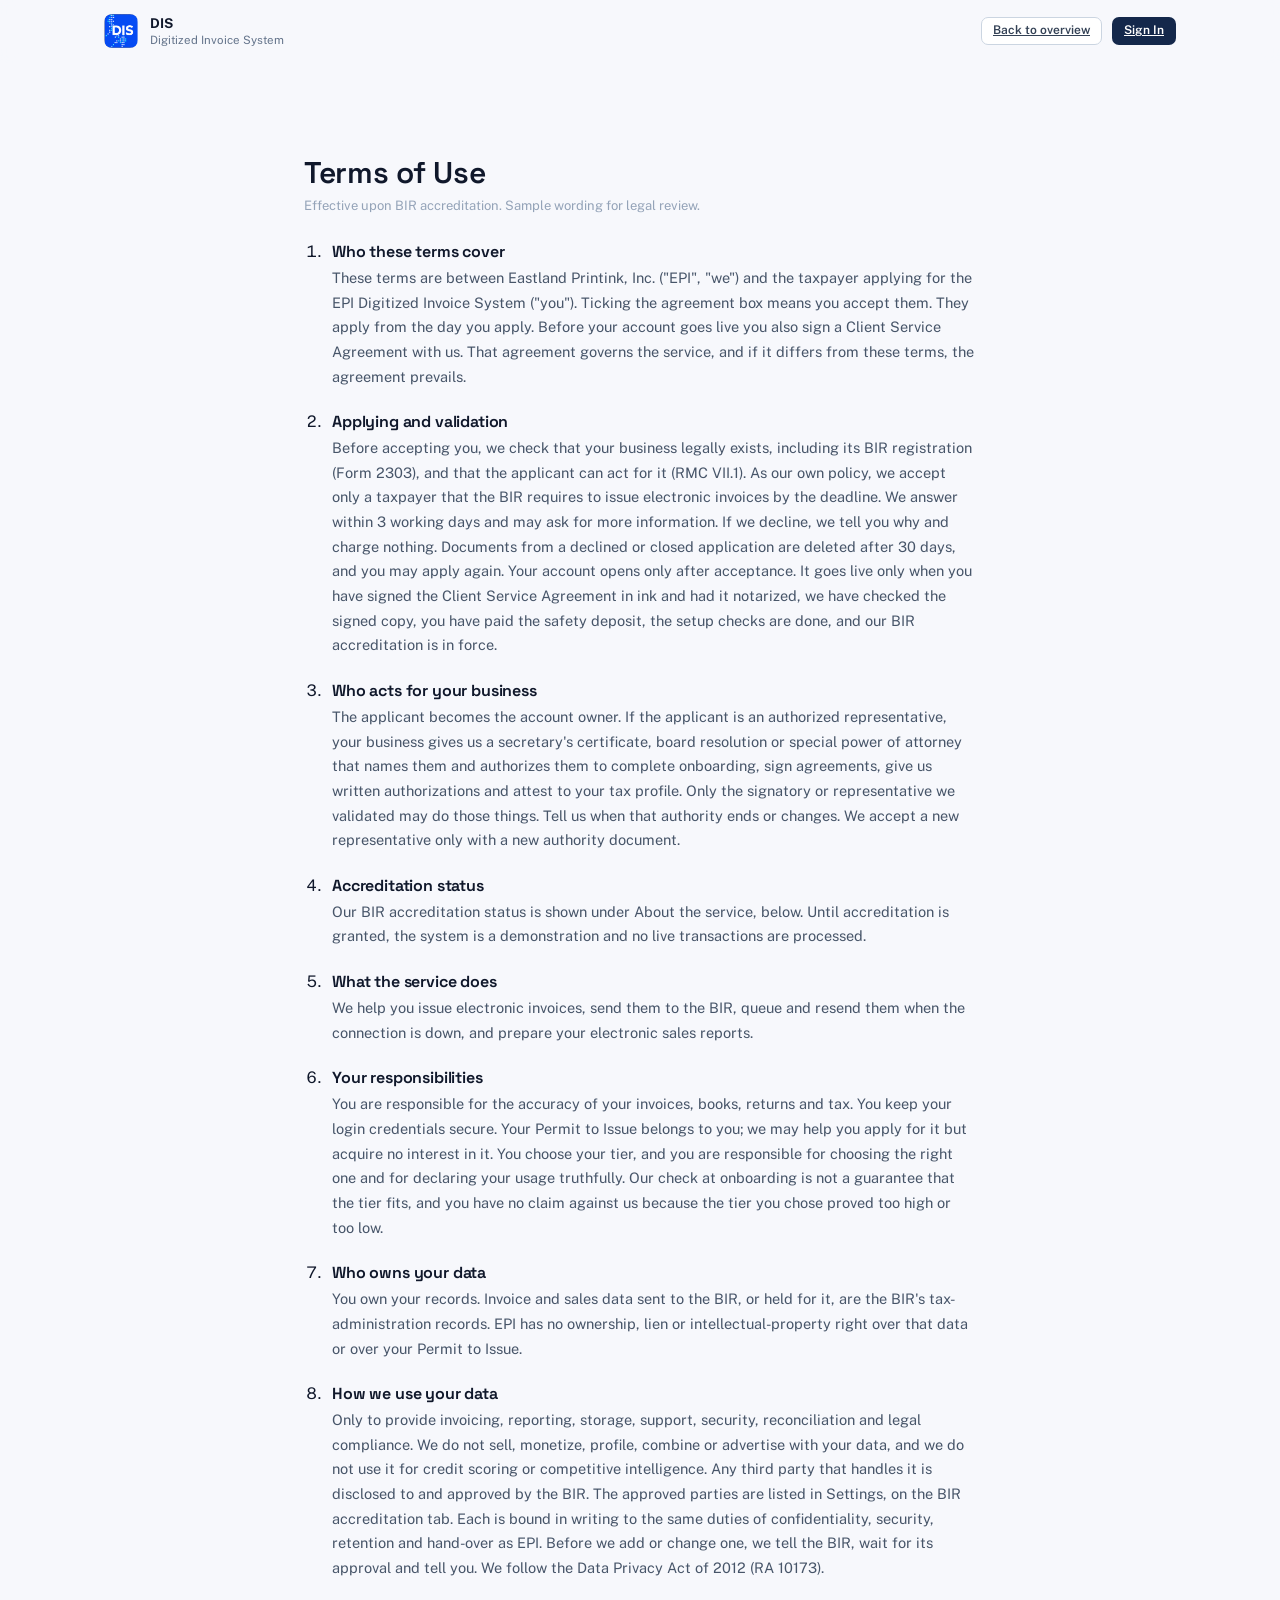
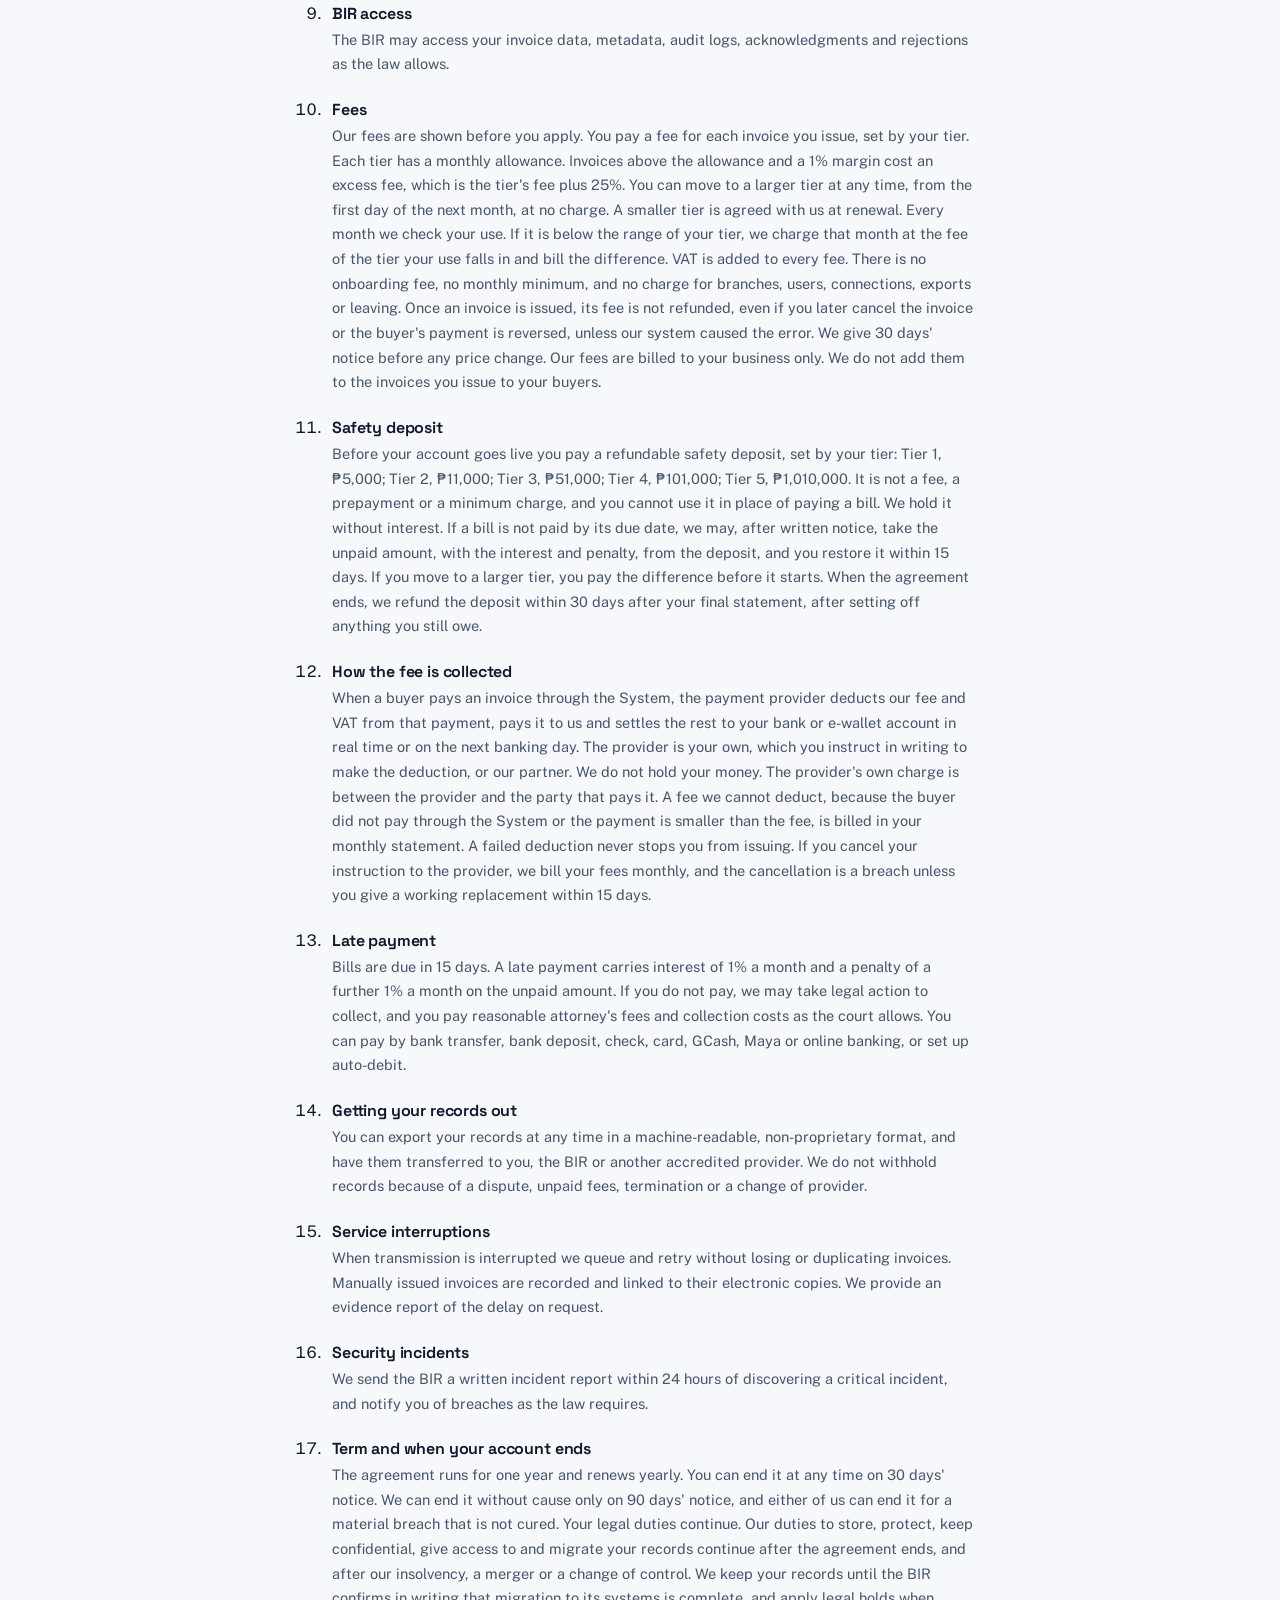
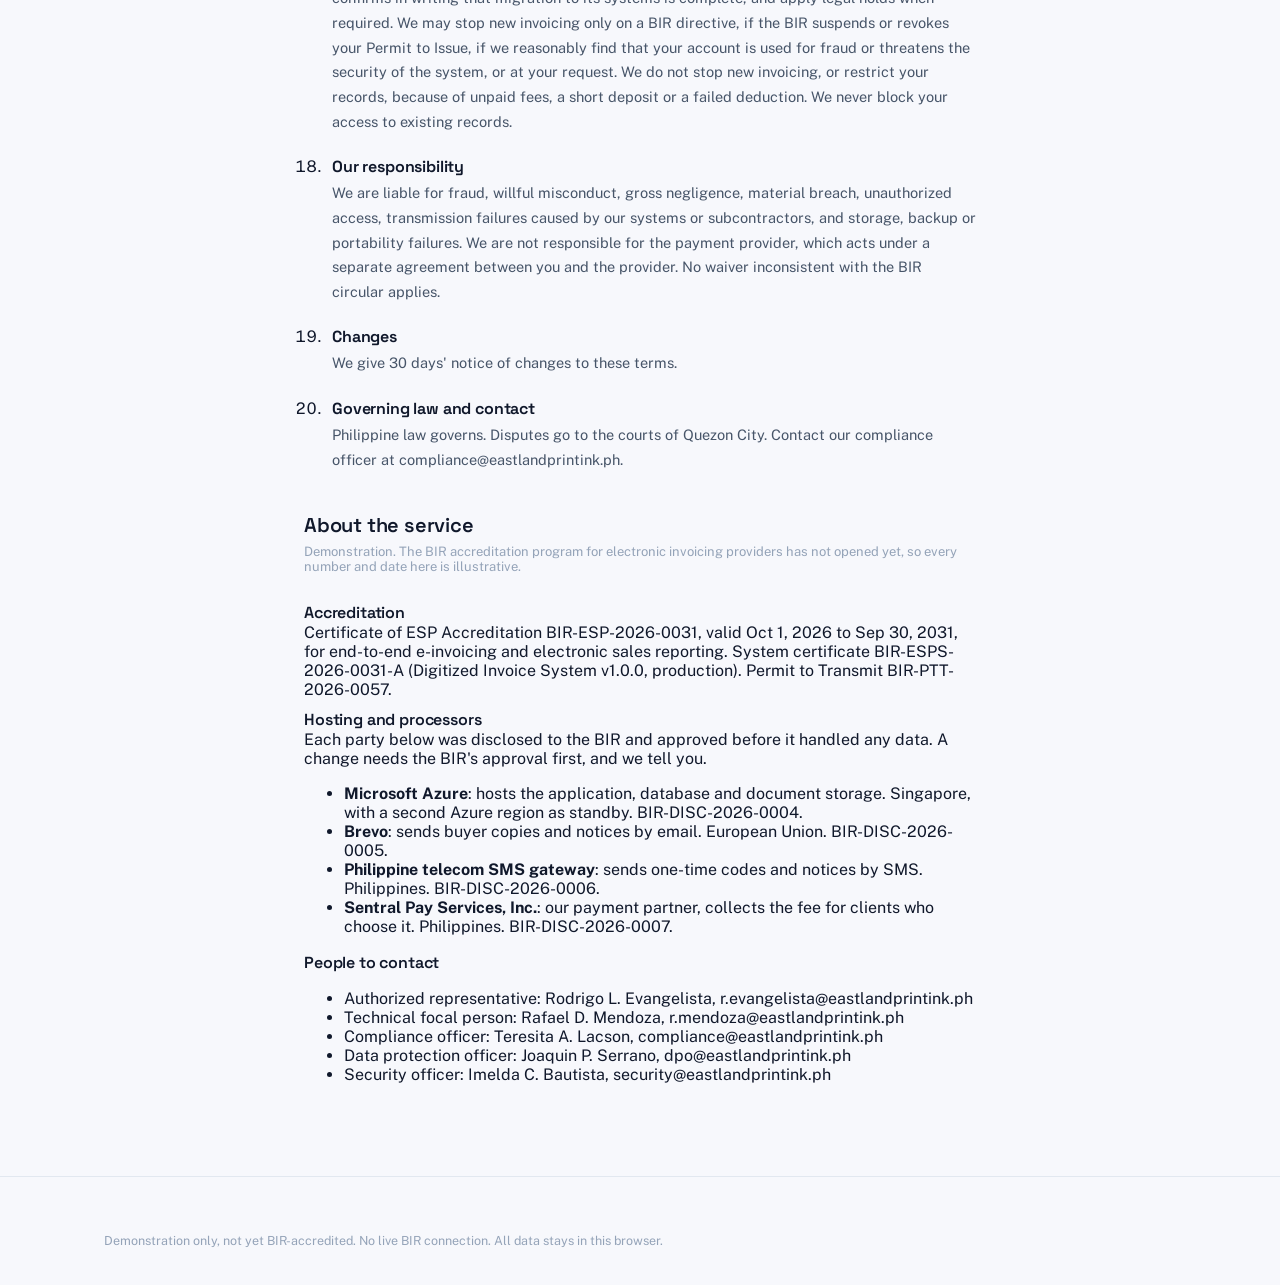
<file: terms.html>
<!DOCTYPE html>
<html lang="en">
<head>
<meta charset="utf-8">
<meta name="viewport" content="width=device-width, initial-scale=1">
<title>Terms of Use — DIS</title>
<meta name="description" content="The terms for using the Digitized Invoice System.">

<link rel="preconnect" href="https://fonts.googleapis.com">
<link rel="preconnect" href="https://fonts.gstatic.com" crossorigin>
<link rel="stylesheet" href="https://fonts.googleapis.com/css2?family=Space+Grotesk:wght@500;600;700&family=Public+Sans:wght@400;500;600;700&family=IBM+Plex+Mono:wght@500;600&display=swap">

<link rel="stylesheet" href="lib/bootstrap-icons.css">

<link rel="stylesheet" href="css/main.css">
<link rel="stylesheet" href="css/components.css">
<link rel="stylesheet" href="css/landing.css">
</head>
<body>

<nav class="lp-nav">
  <div class="lp-container lp-nav-inner">
    <div class="brand-lockup sm">
      <img src="img/dis-mark.png" alt="Digitized Invoice System" class="brand-mark-img">
      <div>
        <div class="brand-name">DIS</div>
        <div class="brand-sub">Digitized Invoice System</div>
      </div>
    </div>
    <div class="lp-nav-actions">
      <a href="landing.html" class="lbtn lbtn-ghost lbtn-sm">Back to overview</a>
      <a href="index.html" class="lbtn lbtn-primary lbtn-sm">Sign In</a>
    </div>
  </div>
</nav>

<main class="lp-section">
  <div class="lp-container lp-terms">
    <h1 class="lp-h2">Terms of Use</h1>
    <p class="lp-terms-meta">Effective upon BIR accreditation. Sample wording for legal review.</p>
    <ol class="lp-terms-list">
      <li><h2>Who these terms cover</h2><p>These terms are between Eastland Printink, Inc. (&quot;EPI&quot;, &quot;we&quot;) and the taxpayer applying for the EPI Digitized Invoice System (&quot;you&quot;). Ticking the agreement box means you accept them. They apply from the day you apply. Before your account goes live you also sign a Client Service Agreement with us. That agreement governs the service, and if it differs from these terms, the agreement prevails.</p></li>
      <li><h2>Applying and validation</h2><p>Before accepting you, we check that your business legally exists, including its BIR registration (Form 2303), and that the applicant can act for it (RMC VII.1). As our own policy, we accept only a taxpayer that the BIR requires to issue electronic invoices by the deadline. We answer within 3 working days and may ask for more information. If we decline, we tell you why and charge nothing. Documents from a declined or closed application are deleted after 30 days, and you may apply again. Your account opens only after acceptance. It goes live only when you have signed the Client Service Agreement in ink and had it notarized, we have checked the signed copy, you have paid the safety deposit, the setup checks are done, and our BIR accreditation is in force.</p></li>
      <li><h2>Who acts for your business</h2><p>The applicant becomes the account owner. If the applicant is an authorized representative, your business gives us a secretary&#x27;s certificate, board resolution or special power of attorney that names them and authorizes them to complete onboarding, sign agreements, give us written authorizations and attest to your tax profile. Only the signatory or representative we validated may do those things. Tell us when that authority ends or changes. We accept a new representative only with a new authority document.</p></li>
      <li><h2>Accreditation status</h2><p>Our BIR accreditation status is shown under About the service, below. Until accreditation is granted, the system is a demonstration and no live transactions are processed.</p></li>
      <li><h2>What the service does</h2><p>We help you issue electronic invoices, send them to the BIR, queue and resend them when the connection is down, and prepare your electronic sales reports.</p></li>
      <li><h2>Your responsibilities</h2><p>You are responsible for the accuracy of your invoices, books, returns and tax. You keep your login credentials secure. Your Permit to Issue belongs to you; we may help you apply for it but acquire no interest in it. You choose your tier, and you are responsible for choosing the right one and for declaring your usage truthfully. Our check at onboarding is not a guarantee that the tier fits, and you have no claim against us because the tier you chose proved too high or too low.</p></li>
      <li><h2>Who owns your data</h2><p>You own your records. Invoice and sales data sent to the BIR, or held for it, are the BIR&#x27;s tax-administration records. EPI has no ownership, lien or intellectual-property right over that data or over your Permit to Issue.</p></li>
      <li><h2>How we use your data</h2><p>Only to provide invoicing, reporting, storage, support, security, reconciliation and legal compliance. We do not sell, monetize, profile, combine or advertise with your data, and we do not use it for credit scoring or competitive intelligence. Any third party that handles it is disclosed to and approved by the BIR. The approved parties are listed in Settings, on the BIR accreditation tab. Each is bound in writing to the same duties of confidentiality, security, retention and hand-over as EPI. Before we add or change one, we tell the BIR, wait for its approval and tell you. We follow the Data Privacy Act of 2012 (RA 10173).</p></li>
      <li><h2>BIR access</h2><p>The BIR may access your invoice data, metadata, audit logs, acknowledgments and rejections as the law allows.</p></li>
      <li><h2>Fees</h2><p>Our fees are shown before you apply. You pay a fee for each invoice you issue, set by your tier. Each tier has a monthly allowance. Invoices above the allowance and a 1% margin cost an excess fee, which is the tier&#x27;s fee plus 25%. You can move to a larger tier at any time, from the first day of the next month, at no charge. A smaller tier is agreed with us at renewal. Every month we check your use. If it is below the range of your tier, we charge that month at the fee of the tier your use falls in and bill the difference. VAT is added to every fee. There is no onboarding fee, no monthly minimum, and no charge for branches, users, connections, exports or leaving. Once an invoice is issued, its fee is not refunded, even if you later cancel the invoice or the buyer&#x27;s payment is reversed, unless our system caused the error. We give 30 days&#x27; notice before any price change. Our fees are billed to your business only. We do not add them to the invoices you issue to your buyers.</p></li>
      <li><h2>Safety deposit</h2><p>Before your account goes live you pay a refundable safety deposit, set by your tier: Tier 1, ₱5,000; Tier 2, ₱11,000; Tier 3, ₱51,000; Tier 4, ₱101,000; Tier 5, ₱1,010,000. It is not a fee, a prepayment or a minimum charge, and you cannot use it in place of paying a bill. We hold it without interest. If a bill is not paid by its due date, we may, after written notice, take the unpaid amount, with the interest and penalty, from the deposit, and you restore it within 15 days. If you move to a larger tier, you pay the difference before it starts. When the agreement ends, we refund the deposit within 30 days after your final statement, after setting off anything you still owe.</p></li>
      <li><h2>How the fee is collected</h2><p>When a buyer pays an invoice through the System, the payment provider deducts our fee and VAT from that payment, pays it to us and settles the rest to your bank or e-wallet account in real time or on the next banking day. The provider is your own, which you instruct in writing to make the deduction, or our partner. We do not hold your money. The provider&#x27;s own charge is between the provider and the party that pays it. A fee we cannot deduct, because the buyer did not pay through the System or the payment is smaller than the fee, is billed in your monthly statement. A failed deduction never stops you from issuing. If you cancel your instruction to the provider, we bill your fees monthly, and the cancellation is a breach unless you give a working replacement within 15 days.</p></li>
      <li><h2>Late payment</h2><p>Bills are due in 15 days. A late payment carries interest of 1% a month and a penalty of a further 1% a month on the unpaid amount. If you do not pay, we may take legal action to collect, and you pay reasonable attorney&#x27;s fees and collection costs as the court allows. You can pay by bank transfer, bank deposit, check, card, GCash, Maya or online banking, or set up auto-debit.</p></li>
      <li><h2>Getting your records out</h2><p>You can export your records at any time in a machine-readable, non-proprietary format, and have them transferred to you, the BIR or another accredited provider. We do not withhold records because of a dispute, unpaid fees, termination or a change of provider.</p></li>
      <li><h2>Service interruptions</h2><p>When transmission is interrupted we queue and retry without losing or duplicating invoices. Manually issued invoices are recorded and linked to their electronic copies. We provide an evidence report of the delay on request.</p></li>
      <li><h2>Security incidents</h2><p>We send the BIR a written incident report within 24 hours of discovering a critical incident, and notify you of breaches as the law requires.</p></li>
      <li><h2>Term and when your account ends</h2><p>The agreement runs for one year and renews yearly. You can end it at any time on 30 days&#x27; notice. We can end it without cause only on 90 days&#x27; notice, and either of us can end it for a material breach that is not cured. Your legal duties continue. Our duties to store, protect, keep confidential, give access to and migrate your records continue after the agreement ends, and after our insolvency, a merger or a change of control. We keep your records until the BIR confirms in writing that migration to its systems is complete, and apply legal holds when required. We may stop new invoicing only on a BIR directive, if the BIR suspends or revokes your Permit to Issue, if we reasonably find that your account is used for fraud or threatens the security of the system, or at your request. We do not stop new invoicing, or restrict your records, because of unpaid fees, a short deposit or a failed deduction. We never block your access to existing records.</p></li>
      <li><h2>Our responsibility</h2><p>We are liable for fraud, willful misconduct, gross negligence, material breach, unauthorized access, transmission failures caused by our systems or subcontractors, and storage, backup or portability failures. We are not responsible for the payment provider, which acts under a separate agreement between you and the provider. No waiver inconsistent with the BIR circular applies.</p></li>
      <li><h2>Changes</h2><p>We give 30 days&#x27; notice of changes to these terms.</p></li>
      <li><h2>Governing law and contact</h2><p>Philippine law governs. Disputes go to the courts of Quezon City. Contact our compliance officer at compliance@eastlandprintink.ph.</p></li>
    </ol>

    <h2 class="lp-h2" style="font-size:1.25rem;margin-top:2.5rem">About the service</h2>
    <p class="lp-terms-meta">Demonstration. The BIR accreditation program for electronic invoicing providers has not opened yet, so every number and date here is illustrative.</p>
    <h3 style="font-size:1rem">Accreditation</h3>
    <p>Certificate of ESP Accreditation BIR-ESP-2026-0031, valid Oct 1, 2026 to Sep 30, 2031, for end-to-end e-invoicing and electronic sales reporting. System certificate BIR-ESPS-2026-0031-A (Digitized Invoice System v1.0.0, production). Permit to Transmit BIR-PTT-2026-0057.</p>
    <h3 style="font-size:1rem">Hosting and processors</h3>
    <p>Each party below was disclosed to the BIR and approved before it handled any data. A change needs the BIR&#x27;s approval first, and we tell you.</p>
    <ul>
      <li><strong>Microsoft Azure</strong>: hosts the application, database and document storage. Singapore, with a second Azure region as standby. BIR-DISC-2026-0004.</li>
      <li><strong>Brevo</strong>: sends buyer copies and notices by email. European Union. BIR-DISC-2026-0005.</li>
      <li><strong>Philippine telecom SMS gateway</strong>: sends one-time codes and notices by SMS. Philippines. BIR-DISC-2026-0006.</li>
      <li><strong>Sentral Pay Services, Inc.</strong>: our payment partner, collects the fee for clients who choose it. Philippines. BIR-DISC-2026-0007.</li>
    </ul>
    <h3 style="font-size:1rem">People to contact</h3>
    <ul>
      <li>Authorized representative: Rodrigo L. Evangelista, r.evangelista@eastlandprintink.ph</li>
      <li>Technical focal person: Rafael D. Mendoza, r.mendoza@eastlandprintink.ph</li>
      <li>Compliance officer: Teresita A. Lacson, compliance@eastlandprintink.ph</li>
      <li>Data protection officer: Joaquin P. Serrano, dpo@eastlandprintink.ph</li>
      <li>Security officer: Imelda C. Bautista, security@eastlandprintink.ph</li>
    </ul>
  </div>
</main>

<footer class="lp-footer">
  <div class="lp-container">
    <div class="lp-footer-note">
      Demonstration only, not yet BIR-accredited. No live BIR connection. All data stays in this browser.
    </div>
  </div>
</footer>

</body>
</html>
</file>
<file: lib/dragndrop.table.columns.css>
body {background-color: #f9f9f9}
/*.container {margin-top: 20px;}*/
th[draggable] a,
th[draggable] {cursor: move;}
th[draggable] a:hover,
th[draggable] a {display: block; text-decoration: none; color: #333333;}
.drag {background-color: rgba(0, 0, 0, 0.25); opacity: 0.25}
.dnd-drag {opacity: 0.25}
.over {background-color: rgba(0, 0, 255, 0.35);}
</file>
<file: lib/datatable.dataTables.css>
@keyframes dtb-spinner {
  100% {
    transform: rotate(360deg);
  }
}
@-o-keyframes dtb-spinner {
  100% {
    -o-transform: rotate(360deg);
    transform: rotate(360deg);
  }
}
@-ms-keyframes dtb-spinner {
  100% {
    -ms-transform: rotate(360deg);
    transform: rotate(360deg);
  }
}
@-webkit-keyframes dtb-spinner {
  100% {
    -webkit-transform: rotate(360deg);
    transform: rotate(360deg);
  }
}
@-moz-keyframes dtb-spinner {
  100% {
    -moz-transform: rotate(360deg);
    transform: rotate(360deg);
  }
}
div.dataTables_wrapper {
  position: relative;
}

div.dt-buttons {
  position: initial;
}
div.dt-buttons .dt-button {
  overflow: hidden;
  text-overflow: ellipsis;
}

div.dt-button-info {
  position: fixed;
  top: 50%;
  left: 50%;
  width: 400px;
  margin-top: -100px;
  margin-left: -200px;
  background-color: white;
  border: 2px solid #111;
  box-shadow: 3px 4px 10px 1px rgba(0, 0, 0, 0.3);
  border-radius: 3px;
  text-align: center;
  z-index: 21;
}
div.dt-button-info h2 {
  padding: 0.5em;
  margin: 0;
  font-weight: normal;
  border-bottom: 1px solid #ddd;
  background-color: #f3f3f3;
}
div.dt-button-info > div {
  padding: 1em;
}

div.dtb-popover-close {
  position: absolute;
  top: 10px;
  right: 10px;
  width: 22px;
  height: 22px;
  border: 1px solid #eaeaea;
  background-color: #f9f9f9;
  text-align: center;
  border-radius: 3px;
  cursor: pointer;
  z-index: 2003;
}

button.dtb-hide-drop {
  display: none !important;
}

div.dt-button-collection-title {
  text-align: center;
  padding: 0.3em 0 0.5em;
  margin-left: 0.5em;
  margin-right: 0.5em;
  font-size: 0.9em;
}

div.dt-button-collection-title:empty {
  display: none;
}

span.dt-button-spacer {
  display: inline-block;
  margin: 0.5em;
  white-space: nowrap;
}
span.dt-button-spacer.bar {
  border-left: 1px solid rgba(0, 0, 0, 0.3);
  vertical-align: middle;
  padding-left: 0.5em;
}
span.dt-button-spacer.bar:empty {
  height: 1em;
  width: 1px;
  padding-left: 0;
}

div.dt-button-collection span.dt-button-spacer {
  width: 100%;
  font-size: 0.9em;
  text-align: center;
  margin: 0.5em 0;
}
div.dt-button-collection span.dt-button-spacer:empty {
  height: 0;
  width: 100%;
}
div.dt-button-collection span.dt-button-spacer.bar {
  border-left: none;
  border-bottom: 1px solid rgba(0, 0, 0, 0.3);
  padding-left: 0;
}

button.dt-button,
div.dt-button,
a.dt-button,
input.dt-button {
  position: relative;
  display: inline-block;
  box-sizing: border-box;
  margin-left: 0.167em;
  margin-right: 0.167em;
  margin-bottom: 0.333em;
  padding: 0.5em 1em;
  border: 1px solid rgba(0, 0, 0, 0.3);
  border-radius: 2px;
  cursor: pointer;
  font-size: 0.88em;
  line-height: 1.6em;
  color: black;
  white-space: nowrap;
  overflow: hidden;
  background-color: rgba(0, 0, 0, 0.1);
  /* Fallback */
  background: linear-gradient(to bottom, rgba(230, 230, 230, 0.1) 0%, rgba(0, 0, 0, 0.1) 100%);
  filter: progid:DXImageTransform.Microsoft.gradient(GradientType=0,StartColorStr="rgba(230, 230, 230, 0.1)", EndColorStr="rgba(0, 0, 0, 0.1)");
  -webkit-user-select: none;
  -moz-user-select: none;
  -ms-user-select: none;
  user-select: none;
  text-decoration: none;
  outline: none;
  text-overflow: ellipsis;
}
button.dt-button:first-child,
div.dt-button:first-child,
a.dt-button:first-child,
input.dt-button:first-child {
  margin-left: 0;
}
button.dt-button.disabled,
div.dt-button.disabled,
a.dt-button.disabled,
input.dt-button.disabled {
  cursor: default;
  opacity: 0.4;
}
button.dt-button:active:not(.disabled),
div.dt-button:active:not(.disabled),
a.dt-button:active:not(.disabled),
input.dt-button:active:not(.disabled) {
  background-color: rgba(0, 0, 0, 0.1);
  /* Fallback */
  background: linear-gradient(to bottom, rgba(179, 179, 179, 0.1) 0%, rgba(0, 0, 0, 0.1) 100%);
  filter: progid:DXImageTransform.Microsoft.gradient(GradientType=0,StartColorStr="rgba(179, 179, 179, 0.1)", EndColorStr="rgba(0, 0, 0, 0.1)");
  box-shadow: inset 1px 1px 3px #999999;
}
button.dt-button:active:not(.disabled):hover:not(.disabled),
div.dt-button:active:not(.disabled):hover:not(.disabled),
a.dt-button:active:not(.disabled):hover:not(.disabled),
input.dt-button:active:not(.disabled):hover:not(.disabled) {
  box-shadow: inset 1px 1px 3px #999999;
  background-color: rgba(0, 0, 0, 0.1);
  /* Fallback */
  background: linear-gradient(to bottom, rgba(128, 128, 128, 0.1) 0%, rgba(0, 0, 0, 0.1) 100%);
  filter: progid:DXImageTransform.Microsoft.gradient(GradientType=0,StartColorStr="rgba(128, 128, 128, 0.1)", EndColorStr="rgba(0, 0, 0, 0.1)");
}
button.dt-button:hover,
div.dt-button:hover,
a.dt-button:hover,
input.dt-button:hover {
  text-decoration: none;
}
button.dt-button:hover:not(.disabled),
div.dt-button:hover:not(.disabled),
a.dt-button:hover:not(.disabled),
input.dt-button:hover:not(.disabled) {
  border: 1px solid #666;
  background-color: rgba(0, 0, 0, 0.1);
  /* Fallback */
  background: linear-gradient(to bottom, rgba(153, 153, 153, 0.1) 0%, rgba(0, 0, 0, 0.1) 100%);
  filter: progid:DXImageTransform.Microsoft.gradient(GradientType=0,StartColorStr="rgba(153, 153, 153, 0.1)", EndColorStr="rgba(0, 0, 0, 0.1)");
}
button.dt-button:focus:not(.disabled),
div.dt-button:focus:not(.disabled),
a.dt-button:focus:not(.disabled),
input.dt-button:focus:not(.disabled) {
  border: 1px solid #426c9e;
  text-shadow: 0 1px 0 #c4def1;
  outline: none;
  background-color: #79ace9;
  /* Fallback */
  background: linear-gradient(to bottom, #d1e2f7 0%, #79ace9 100%);
  filter: progid:DXImageTransform.Microsoft.gradient(GradientType=0,StartColorStr="#d1e2f7", EndColorStr="#79ace9");
}
button.dt-button.active:focus:not(.disabled),
div.dt-button.active:focus:not(.disabled),
a.dt-button.active:focus:not(.disabled),
input.dt-button.active:focus:not(.disabled) {
  background: linear-gradient(to bottom, #d1e2f7 0%, #79ace9 100%) !important;
}
button.dt-button span.dt-down-arrow,
div.dt-button span.dt-down-arrow,
a.dt-button span.dt-down-arrow,
input.dt-button span.dt-down-arrow {
  position: relative;
  top: -2px;
  color: rgba(70, 70, 70, 0.75);
  font-size: 8px;
  padding-left: 10px;
  line-height: 1em;
}

.dt-button embed {
  outline: none;
}

div.dt-buttons {
  float: left;
}
div.dt-buttons.buttons-right {
  float: right;
}

div.dataTables_layout_cell div.dt-buttons {
  float: none;
}
div.dataTables_layout_cell div.dt-buttons.buttons-right {
  float: none;
}

div.dt-btn-split-wrapper {
  display: inline-block;
}

div.dt-button-collection {
  position: absolute;
  top: 0;
  left: 0;
  width: 200px;
  margin-top: 3px;
  margin-bottom: 3px;
  padding: 4px 4px 2px 4px;
  border: 1px solid #ccc;
  border: 1px solid rgba(0, 0, 0, 0.4);
  background-color: white;
  overflow: hidden;
  z-index: 2002;
  border-radius: 5px;
  box-shadow: 3px 4px 10px 1px rgba(0, 0, 0, 0.3);
  box-sizing: border-box;
}
div.dt-button-collection button.dt-button,
div.dt-button-collection div.dt-button,
div.dt-button-collection a.dt-button {
  position: relative;
  left: 0;
  right: 0;
  width: 100%;
  display: block;
  float: none;
  margin: 4px 0 2px 0;
}
div.dt-button-collection button.dt-button:active:not(.disabled), div.dt-button-collection button.dt-button.active:not(.disabled),
div.dt-button-collection div.dt-button:active:not(.disabled),
div.dt-button-collection div.dt-button.active:not(.disabled),
div.dt-button-collection a.dt-button:active:not(.disabled),
div.dt-button-collection a.dt-button.active:not(.disabled) {
  background-color: #dadada;
  /* Fallback */
  background: linear-gradient(to bottom, #f0f0f0 0%, #dadada 100%);
  filter: progid:DXImageTransform.Microsoft.gradient(GradientType=0,StartColorStr="#f0f0f0", EndColorStr="#dadada");
  box-shadow: inset 1px 1px 3px #666;
}
div.dt-button-collection button.dt-button:first-child,
div.dt-button-collection div.dt-button:first-child,
div.dt-button-collection a.dt-button:first-child {
  margin-top: 0;
  border-top-left-radius: 3px;
  border-top-right-radius: 3px;
}
div.dt-button-collection button.dt-button:last-child,
div.dt-button-collection div.dt-button:last-child,
div.dt-button-collection a.dt-button:last-child {
  border-bottom-left-radius: 3px;
  border-bottom-right-radius: 3px;
}
div.dt-button-collection div.dt-btn-split-wrapper {
  display: flex;
  flex-direction: row;
  flex-wrap: wrap;
  justify-content: flex-start;
  align-content: flex-start;
  align-items: stretch;
  margin: 4px 0 2px 0;
}
div.dt-button-collection div.dt-btn-split-wrapper button.dt-button {
  margin: 0;
  display: inline-block;
  width: 0;
  flex-grow: 1;
  flex-shrink: 0;
  flex-basis: 50px;
  border-radius: 0;
}
div.dt-button-collection div.dt-btn-split-wrapper button.dt-btn-split-drop {
  min-width: 20px;
  flex-grow: 0;
  flex-shrink: 0;
  flex-basis: 0;
}
div.dt-button-collection div.dt-btn-split-wrapper:first-child {
  margin-top: 0;
}
div.dt-button-collection div.dt-btn-split-wrapper:first-child button.dt-button {
  border-top-left-radius: 3px;
}
div.dt-button-collection div.dt-btn-split-wrapper:first-child button.dt-btn-split-drop {
  border-top-right-radius: 3px;
}
div.dt-button-collection div.dt-btn-split-wrapper:last-child button.dt-button {
  border-bottom-left-radius: 3px;
}
div.dt-button-collection div.dt-btn-split-wrapper:last-child button.dt-btn-split-drop {
  border-bottom-right-radius: 3px;
}
div.dt-button-collection div.dt-btn-split-wrapper:active:not(.disabled) button.dt-button, div.dt-button-collection div.dt-btn-split-wrapper.active:not(.disabled) button.dt-button {
  background-color: #dadada;
  /* Fallback */
  background: linear-gradient(to bottom, #f0f0f0 0%, #dadada 100%);
  filter: progid:DXImageTransform.Microsoft.gradient(GradientType=0,StartColorStr="#f0f0f0", EndColorStr="#dadada");
  box-shadow: inset 0px 0px 4px #666;
}
div.dt-button-collection div.dt-btn-split-wrapper:active:not(.disabled) button.dt-btn-split-drop, div.dt-button-collection div.dt-btn-split-wrapper.active:not(.disabled) button.dt-btn-split-drop {
  box-shadow: none;
}
div.dt-button-collection.fixed .dt-button:first-child {
  margin-top: 0;
  border-top-left-radius: 0;
  border-top-right-radius: 0;
}
div.dt-button-collection.fixed .dt-button:last-child {
  border-bottom-left-radius: 0;
  border-bottom-right-radius: 0;
}
div.dt-button-collection.fixed {
  position: fixed;
  display: block;
  top: 50%;
  left: 50%;
  margin-left: -75px;
  border-radius: 5px;
  background-color: white;
}
div.dt-button-collection.fixed.two-column {
  margin-left: -200px;
}
div.dt-button-collection.fixed.three-column {
  margin-left: -225px;
}
div.dt-button-collection.fixed.four-column {
  margin-left: -300px;
}
div.dt-button-collection.fixed.columns {
  margin-left: -409px;
}
@media screen and (max-width: 1024px) {
  div.dt-button-collection.fixed.columns {
    margin-left: -308px;
  }
}
@media screen and (max-width: 640px) {
  div.dt-button-collection.fixed.columns {
    margin-left: -203px;
  }
}
@media screen and (max-width: 460px) {
  div.dt-button-collection.fixed.columns {
    margin-left: -100px;
  }
}
div.dt-button-collection.fixed > :last-child {
  max-height: 100vh;
  overflow: auto;
}
div.dt-button-collection.two-column > :last-child, div.dt-button-collection.three-column > :last-child, div.dt-button-collection.four-column > :last-child {
  display: block !important;
  -webkit-column-gap: 8px;
  -moz-column-gap: 8px;
  -ms-column-gap: 8px;
  -o-column-gap: 8px;
  column-gap: 8px;
}
div.dt-button-collection.two-column > :last-child > *, div.dt-button-collection.three-column > :last-child > *, div.dt-button-collection.four-column > :last-child > * {
  -webkit-column-break-inside: avoid;
  break-inside: avoid;
}
div.dt-button-collection.two-column {
  width: 400px;
}
div.dt-button-collection.two-column > :last-child {
  padding-bottom: 1px;
  column-count: 2;
}
div.dt-button-collection.three-column {
  width: 450px;
}
div.dt-button-collection.three-column > :last-child {
  padding-bottom: 1px;
  column-count: 3;
}
div.dt-button-collection.four-column {
  width: 600px;
}
div.dt-button-collection.four-column > :last-child {
  padding-bottom: 1px;
  column-count: 4;
}
div.dt-button-collection .dt-button {
  border-radius: 0;
}
div.dt-button-collection.columns {
  width: auto;
}
div.dt-button-collection.columns > :last-child {
  display: flex;
  flex-wrap: wrap;
  justify-content: flex-start;
  align-items: center;
  gap: 6px;
  width: 818px;
  padding-bottom: 1px;
}
div.dt-button-collection.columns > :last-child .dt-button {
  min-width: 200px;
  flex: 0 1;
  margin: 0;
}
div.dt-button-collection.columns.dtb-b3 > :last-child, div.dt-button-collection.columns.dtb-b2 > :last-child, div.dt-button-collection.columns.dtb-b1 > :last-child {
  justify-content: space-between;
}
div.dt-button-collection.columns.dtb-b3 .dt-button {
  flex: 1 1 32%;
}
div.dt-button-collection.columns.dtb-b2 .dt-button {
  flex: 1 1 48%;
}
div.dt-button-collection.columns.dtb-b1 .dt-button {
  flex: 1 1 100%;
}
@media screen and (max-width: 1024px) {
  div.dt-button-collection.columns > :last-child {
    width: 612px;
  }
}
@media screen and (max-width: 640px) {
  div.dt-button-collection.columns > :last-child {
    width: 406px;
  }
  div.dt-button-collection.columns.dtb-b3 .dt-button {
    flex: 0 1 32%;
  }
}
@media screen and (max-width: 460px) {
  div.dt-button-collection.columns > :last-child {
    width: 200px;
  }
}

div.dt-button-background {
  position: fixed;
  top: 0;
  left: 0;
  width: 100%;
  height: 100%;
  background: rgba(0, 0, 0, 0.7);
  /* Fallback */
  background: radial-gradient(ellipse farthest-corner at center, rgba(0, 0, 0, 0.3) 0%, rgba(0, 0, 0, 0.7) 100%);
  /* W3C Markup, IE10 Release Preview */
  z-index: 2001;
}

@media screen and (max-width: 640px) {
  div.dt-buttons {
    float: none !important;
    text-align: center;
  }
}
button.dt-button.processing,
div.dt-button.processing,
a.dt-button.processing {
  color: rgba(0, 0, 0, 0.2);
}
button.dt-button.processing:after,
div.dt-button.processing:after,
a.dt-button.processing:after {
  position: absolute;
  top: 50%;
  left: 50%;
  width: 16px;
  height: 16px;
  margin: -8px 0 0 -8px;
  box-sizing: border-box;
  display: block;
  content: " ";
  border: 2px solid #282828;
  border-radius: 50%;
  border-left-color: transparent;
  border-right-color: transparent;
  animation: dtb-spinner 1500ms infinite linear;
  -o-animation: dtb-spinner 1500ms infinite linear;
  -ms-animation: dtb-spinner 1500ms infinite linear;
  -webkit-animation: dtb-spinner 1500ms infinite linear;
  -moz-animation: dtb-spinner 1500ms infinite linear;
}

button.dt-btn-split-drop {
  margin-left: calc(-1px - 0.333em);
  padding-bottom: calc(0.5em - 1px);
  border-radius: 0px 1px 1px 0px;
  color: rgba(70, 70, 70, 0.9);
  border-left: none;
}
button.dt-btn-split-drop span.dt-btn-split-drop-arrow {
  position: relative;
  top: -1px;
  left: -2px;
  font-size: 8px;
}
button.dt-btn-split-drop:hover {
  z-index: 2;
}

button.buttons-split {
  border-right: 1px solid rgba(70, 70, 70, 0);
  border-radius: 1px 0px 0px 1px;
}

button.dt-btn-split-drop-button {
  background-color: white;
}
button.dt-btn-split-drop-button:hover {
  background-color: white;
}
</file>
<file: lib/datatable.css>
﻿table.dataTable td.dt-control{text-align:center;cursor:pointer}table.dataTable td.dt-control:before{height:1em;width:1em;margin-top:-9px;display:inline-block;color:white;border:.15em solid white;border-radius:1em;box-shadow:0 0 .2em #444;box-sizing:content-box;text-align:center;text-indent:0 !important;font-family:"Courier New",Courier,monospace;line-height:1em;content:"+";background-color:#31b131}table.dataTable tr.dt-hasChild td.dt-control:before{content:"-";background-color:#d33333}table.dataTable thead>tr>th.sorting,table.dataTable thead>tr>th.sorting_asc,table.dataTable thead>tr>th.sorting_desc,table.dataTable thead>tr>th.sorting_asc_disabled,table.dataTable thead>tr>th.sorting_desc_disabled,table.dataTable thead>tr>td.sorting,table.dataTable thead>tr>td.sorting_asc,table.dataTable thead>tr>td.sorting_desc,table.dataTable thead>tr>td.sorting_asc_disabled,table.dataTable thead>tr>td.sorting_desc_disabled{cursor:pointer;position:relative;padding-right:26px}table.dataTable thead>tr>th.sorting:before,table.dataTable thead>tr>th.sorting:after,table.dataTable thead>tr>th.sorting_asc:before,table.dataTable thead>tr>th.sorting_asc:after,table.dataTable thead>tr>th.sorting_desc:before,table.dataTable thead>tr>th.sorting_desc:after,table.dataTable thead>tr>th.sorting_asc_disabled:before,table.dataTable thead>tr>th.sorting_asc_disabled:after,table.dataTable thead>tr>th.sorting_desc_disabled:before,table.dataTable thead>tr>th.sorting_desc_disabled:after,table.dataTable thead>tr>td.sorting:before,table.dataTable thead>tr>td.sorting:after,table.dataTable thead>tr>td.sorting_asc:before,table.dataTable thead>tr>td.sorting_asc:after,table.dataTable thead>tr>td.sorting_desc:before,table.dataTable thead>tr>td.sorting_desc:after,table.dataTable thead>tr>td.sorting_asc_disabled:before,table.dataTable thead>tr>td.sorting_asc_disabled:after,table.dataTable thead>tr>td.sorting_desc_disabled:before,table.dataTable thead>tr>td.sorting_desc_disabled:after{position:absolute;display:block;opacity:.125;right:10px;line-height:9px;font-size:.8em}table.dataTable thead>tr>th.sorting:before,table.dataTable thead>tr>th.sorting_asc:before,table.dataTable thead>tr>th.sorting_desc:before,table.dataTable thead>tr>th.sorting_asc_disabled:before,table.dataTable thead>tr>th.sorting_desc_disabled:before,table.dataTable thead>tr>td.sorting:before,table.dataTable thead>tr>td.sorting_asc:before,table.dataTable thead>tr>td.sorting_desc:before,table.dataTable thead>tr>td.sorting_asc_disabled:before,table.dataTable thead>tr>td.sorting_desc_disabled:before{bottom:50%;content:"▲"}table.dataTable thead>tr>th.sorting:after,table.dataTable thead>tr>th.sorting_asc:after,table.dataTable thead>tr>th.sorting_desc:after,table.dataTable thead>tr>th.sorting_asc_disabled:after,table.dataTable thead>tr>th.sorting_desc_disabled:after,table.dataTable thead>tr>td.sorting:after,table.dataTable thead>tr>td.sorting_asc:after,table.dataTable thead>tr>td.sorting_desc:after,table.dataTable thead>tr>td.sorting_asc_disabled:after,table.dataTable thead>tr>td.sorting_desc_disabled:after{top:50%;content:"▼"}table.dataTable thead>tr>th.sorting_asc:before,table.dataTable thead>tr>th.sorting_desc:after,table.dataTable thead>tr>td.sorting_asc:before,table.dataTable thead>tr>td.sorting_desc:after{opacity:.6}table.dataTable thead>tr>th.sorting_desc_disabled:after,table.dataTable thead>tr>th.sorting_asc_disabled:before,table.dataTable thead>tr>td.sorting_desc_disabled:after,table.dataTable thead>tr>td.sorting_asc_disabled:before{display:none}table.dataTable thead>tr>th:active,table.dataTable thead>tr>td:active{outline:none}div.dataTables_scrollBody table.dataTable thead>tr>th:before,div.dataTables_scrollBody table.dataTable thead>tr>th:after,div.dataTables_scrollBody table.dataTable thead>tr>td:before,div.dataTables_scrollBody table.dataTable thead>tr>td:after{display:none}div.dataTables_processing{position:absolute;top:50%;left:50%;width:200px;margin-left:-100px;margin-top:-26px;text-align:center;padding:2px}div.dataTables_processing>div:last-child{position:relative;width:80px;height:15px;margin:1em auto}div.dataTables_processing>div:last-child>div{position:absolute;top:0;width:13px;height:13px;border-radius:50%;background:rgba(13, 110, 253, 0.9);animation-timing-function:cubic-bezier(0, 1, 1, 0)}div.dataTables_processing>div:last-child>div:nth-child(1){left:8px;animation:datatables-loader-1 .6s infinite}div.dataTables_processing>div:last-child>div:nth-child(2){left:8px;animation:datatables-loader-2 .6s infinite}div.dataTables_processing>div:last-child>div:nth-child(3){left:32px;animation:datatables-loader-2 .6s infinite}div.dataTables_processing>div:last-child>div:nth-child(4){left:56px;animation:datatables-loader-3 .6s infinite}@keyframes datatables-loader-1{0%{transform:scale(0)}100%{transform:scale(1)}}@keyframes datatables-loader-3{0%{transform:scale(1)}100%{transform:scale(0)}}@keyframes datatables-loader-2{0%{transform:translate(0, 0)}100%{transform:translate(24px, 0)}}table.dataTable.nowrap th,table.dataTable.nowrap td{white-space:nowrap}table.dataTable th.dt-left,table.dataTable td.dt-left{text-align:left}table.dataTable th.dt-center,table.dataTable td.dt-center,table.dataTable td.dataTables_empty{text-align:center}table.dataTable th.dt-right,table.dataTable td.dt-right{text-align:right}table.dataTable th.dt-justify,table.dataTable td.dt-justify{text-align:justify}table.dataTable th.dt-nowrap,table.dataTable td.dt-nowrap{white-space:nowrap}table.dataTable thead th,table.dataTable thead td,table.dataTable tfoot th,table.dataTable tfoot td{text-align:left}table.dataTable thead th.dt-head-left,table.dataTable thead td.dt-head-left,table.dataTable tfoot th.dt-head-left,table.dataTable tfoot td.dt-head-left{text-align:left}table.dataTable thead th.dt-head-center,table.dataTable thead td.dt-head-center,table.dataTable tfoot th.dt-head-center,table.dataTable tfoot td.dt-head-center{text-align:center}table.dataTable thead th.dt-head-right,table.dataTable thead td.dt-head-right,table.dataTable tfoot th.dt-head-right,table.dataTable tfoot td.dt-head-right{text-align:right}table.dataTable thead th.dt-head-justify,table.dataTable thead td.dt-head-justify,table.dataTable tfoot th.dt-head-justify,table.dataTable tfoot td.dt-head-justify{text-align:justify}table.dataTable thead th.dt-head-nowrap,table.dataTable thead td.dt-head-nowrap,table.dataTable tfoot th.dt-head-nowrap,table.dataTable tfoot td.dt-head-nowrap{white-space:nowrap}table.dataTable tbody th.dt-body-left,table.dataTable tbody td.dt-body-left{text-align:left}table.dataTable tbody th.dt-body-center,table.dataTable tbody td.dt-body-center{text-align:center}table.dataTable tbody th.dt-body-right,table.dataTable tbody td.dt-body-right{text-align:right}table.dataTable tbody th.dt-body-justify,table.dataTable tbody td.dt-body-justify{text-align:justify}table.dataTable tbody th.dt-body-nowrap,table.dataTable tbody td.dt-body-nowrap{white-space:nowrap}table.dataTable{width:100%;margin:0 auto;clear:both;border-collapse:separate;border-spacing:0}table.dataTable thead th,table.dataTable tfoot th{font-weight:bold}table.dataTable thead th,table.dataTable thead td{padding:10px;border-bottom:1px solid rgba(0, 0, 0, 0.3)}table.dataTable thead th:active,table.dataTable thead td:active{outline:none}table.dataTable tfoot th,table.dataTable tfoot td{padding:10px 10px 6px 10px;border-top:1px solid rgba(0, 0, 0, 0.3)}table.dataTable tbody tr{background-color:transparent}table.dataTable tbody tr.selected>*{box-shadow:inset 0 0 0 9999px rgba(13, 110, 253, 0.9);color:white}table.dataTable tbody tr.selected a{color:#090a0b}table.dataTable tbody th,table.dataTable tbody td{padding:8px 10px}table.dataTable.row-border tbody th,table.dataTable.row-border tbody td,table.dataTable.display tbody th,table.dataTable.display tbody td{border-top:1px solid rgba(0, 0, 0, 0.15)}table.dataTable.row-border tbody tr:first-child th,table.dataTable.row-border tbody tr:first-child td,table.dataTable.display tbody tr:first-child th,table.dataTable.display tbody tr:first-child td{border-top:none}table.dataTable.cell-border tbody th,table.dataTable.cell-border tbody td{border-top:1px solid rgba(0, 0, 0, 0.15);border-right:1px solid rgba(0, 0, 0, 0.15)}table.dataTable.cell-border tbody tr th:first-child,table.dataTable.cell-border tbody tr td:first-child{border-left:1px solid rgba(0, 0, 0, 0.15)}table.dataTable.cell-border tbody tr:first-child th,table.dataTable.cell-border tbody tr:first-child td{border-top:none}table.dataTable.stripe>tbody>tr.odd>*,table.dataTable.display>tbody>tr.odd>*{box-shadow:inset 0 0 0 9999px rgba(0, 0, 0, 0.023)}table.dataTable.stripe>tbody>tr.odd.selected>*,table.dataTable.display>tbody>tr.odd.selected>*{box-shadow:inset 0 0 0 9999px rgba(13, 110, 253, 0.923)}table.dataTable.hover>tbody>tr:hover>*,table.dataTable.display>tbody>tr:hover>*{box-shadow:inset 0 0 0 9999px rgba(0, 0, 0, 0.035)}table.dataTable.hover>tbody>tr.selected:hover>*,table.dataTable.display>tbody>tr.selected:hover>*{box-shadow:inset 0 0 0 9999px rgba(13, 110, 253, 0.935)}table.dataTable.order-column>tbody tr>.sorting_1,table.dataTable.order-column>tbody tr>.sorting_2,table.dataTable.order-column>tbody tr>.sorting_3,table.dataTable.display>tbody tr>.sorting_1,table.dataTable.display>tbody tr>.sorting_2,table.dataTable.display>tbody tr>.sorting_3{box-shadow:inset 0 0 0 9999px rgba(0, 0, 0, 0.019)}table.dataTable.order-column>tbody tr.selected>.sorting_1,table.dataTable.order-column>tbody tr.selected>.sorting_2,table.dataTable.order-column>tbody tr.selected>.sorting_3,table.dataTable.display>tbody tr.selected>.sorting_1,table.dataTable.display>tbody tr.selected>.sorting_2,table.dataTable.display>tbody tr.selected>.sorting_3{box-shadow:inset 0 0 0 9999px rgba(13, 110, 253, 0.919)}table.dataTable.display>tbody>tr.odd>.sorting_1,table.dataTable.order-column.stripe>tbody>tr.odd>.sorting_1{box-shadow:inset 0 0 0 9999px rgba(0, 0, 0, 0.054)}table.dataTable.display>tbody>tr.odd>.sorting_2,table.dataTable.order-column.stripe>tbody>tr.odd>.sorting_2{box-shadow:inset 0 0 0 9999px rgba(0, 0, 0, 0.047)}table.dataTable.display>tbody>tr.odd>.sorting_3,table.dataTable.order-column.stripe>tbody>tr.odd>.sorting_3{box-shadow:inset 0 0 0 9999px rgba(0, 0, 0, 0.039)}table.dataTable.display>tbody>tr.odd.selected>.sorting_1,table.dataTable.order-column.stripe>tbody>tr.odd.selected>.sorting_1{box-shadow:inset 0 0 0 9999px rgba(13, 110, 253, 0.954)}table.dataTable.display>tbody>tr.odd.selected>.sorting_2,table.dataTable.order-column.stripe>tbody>tr.odd.selected>.sorting_2{box-shadow:inset 0 0 0 9999px rgba(13, 110, 253, 0.947)}table.dataTable.display>tbody>tr.odd.selected>.sorting_3,table.dataTable.order-column.stripe>tbody>tr.odd.selected>.sorting_3{box-shadow:inset 0 0 0 9999px rgba(13, 110, 253, 0.939)}table.dataTable.display>tbody>tr.even>.sorting_1,table.dataTable.order-column.stripe>tbody>tr.even>.sorting_1{box-shadow:inset 0 0 0 9999px rgba(0, 0, 0, 0.019)}table.dataTable.display>tbody>tr.even>.sorting_2,table.dataTable.order-column.stripe>tbody>tr.even>.sorting_2{box-shadow:inset 0 0 0 9999px rgba(0, 0, 0, 0.011)}table.dataTable.display>tbody>tr.even>.sorting_3,table.dataTable.order-column.stripe>tbody>tr.even>.sorting_3{box-shadow:inset 0 0 0 9999px rgba(0, 0, 0, 0.003)}table.dataTable.display>tbody>tr.even.selected>.sorting_1,table.dataTable.order-column.stripe>tbody>tr.even.selected>.sorting_1{box-shadow:inset 0 0 0 9999px rgba(13, 110, 253, 0.919)}table.dataTable.display>tbody>tr.even.selected>.sorting_2,table.dataTable.order-column.stripe>tbody>tr.even.selected>.sorting_2{box-shadow:inset 0 0 0 9999px rgba(13, 110, 253, 0.911)}table.dataTable.display>tbody>tr.even.selected>.sorting_3,table.dataTable.order-column.stripe>tbody>tr.even.selected>.sorting_3{box-shadow:inset 0 0 0 9999px rgba(13, 110, 253, 0.903)}table.dataTable.display tbody tr:hover>.sorting_1,table.dataTable.order-column.hover tbody tr:hover>.sorting_1{box-shadow:inset 0 0 0 9999px rgba(0, 0, 0, 0.082)}table.dataTable.display tbody tr:hover>.sorting_2,table.dataTable.order-column.hover tbody tr:hover>.sorting_2{box-shadow:inset 0 0 0 9999px rgba(0, 0, 0, 0.074)}table.dataTable.display tbody tr:hover>.sorting_3,table.dataTable.order-column.hover tbody tr:hover>.sorting_3{box-shadow:inset 0 0 0 9999px rgba(0, 0, 0, 0.062)}table.dataTable.display tbody tr:hover.selected>.sorting_1,table.dataTable.order-column.hover tbody tr:hover.selected>.sorting_1{box-shadow:inset 0 0 0 9999px rgba(13, 110, 253, 0.982)}table.dataTable.display tbody tr:hover.selected>.sorting_2,table.dataTable.order-column.hover tbody tr:hover.selected>.sorting_2{box-shadow:inset 0 0 0 9999px rgba(13, 110, 253, 0.974)}table.dataTable.display tbody tr:hover.selected>.sorting_3,table.dataTable.order-column.hover tbody tr:hover.selected>.sorting_3{box-shadow:inset 0 0 0 9999px rgba(13, 110, 253, 0.962)}table.dataTable.no-footer{border-bottom:1px solid rgba(0, 0, 0, 0.3)}table.dataTable.compact thead th,table.dataTable.compact thead td,table.dataTable.compact tfoot th,table.dataTable.compact tfoot td,table.dataTable.compact tbody th,table.dataTable.compact tbody td{padding:4px}table.dataTable th,table.dataTable td{box-sizing:content-box}.dataTables_wrapper{position:relative;clear:both}.dataTables_wrapper .dataTables_length{float:left}.dataTables_wrapper .dataTables_length select{border:1px solid #aaa;border-radius:3px;padding:5px;background-color:transparent;padding:4px}.dataTables_wrapper .dataTables_filter{float:right;text-align:right}.dataTables_wrapper .dataTables_filter input{border:1px solid #aaa;border-radius:3px;padding:5px;background-color:transparent;margin-left:3px}.dataTables_wrapper .dataTables_info{clear:both;float:left;padding-top:.755em}.dataTables_wrapper .dataTables_paginate{float:right;text-align:right;padding-top:.25em}.dataTables_wrapper .dataTables_paginate .paginate_button{box-sizing:border-box;display:inline-block;min-width:1.5em;padding:.5em 1em;margin-left:2px;text-align:center;text-decoration:none !important;cursor:pointer;color:inherit !important;border:1px solid transparent;border-radius:2px}.dataTables_wrapper .dataTables_paginate .paginate_button.current,.dataTables_wrapper .dataTables_paginate .paginate_button.current:hover{color:inherit !important;border:1px solid rgba(0, 0, 0, 0.3);background-color:rgba(230, 230, 230, 0.1);background:-webkit-gradient(linear, left top, left bottom, color-stop(0%, rgba(230, 230, 230, 0.1)), color-stop(100%, rgba(0, 0, 0, 0.1)));background:-webkit-linear-gradient(top, rgba(230, 230, 230, 0.1) 0%, rgba(0, 0, 0, 0.1) 100%);background:-moz-linear-gradient(top, rgba(230, 230, 230, 0.1) 0%, rgba(0, 0, 0, 0.1) 100%);background:-ms-linear-gradient(top, rgba(230, 230, 230, 0.1) 0%, rgba(0, 0, 0, 0.1) 100%);background:-o-linear-gradient(top, rgba(230, 230, 230, 0.1) 0%, rgba(0, 0, 0, 0.1) 100%);background:linear-gradient(to bottom, rgba(230, 230, 230, 0.1) 0%, rgba(0, 0, 0, 0.1) 100%)}.dataTables_wrapper .dataTables_paginate .paginate_button.disabled,.dataTables_wrapper .dataTables_paginate .paginate_button.disabled:hover,.dataTables_wrapper .dataTables_paginate .paginate_button.disabled:active{cursor:default;color:#666 !important;border:1px solid transparent;background:transparent;box-shadow:none}.dataTables_wrapper .dataTables_paginate .paginate_button:hover{color:white !important;border:1px solid #111;background-color:#585858;background:-webkit-gradient(linear, left top, left bottom, color-stop(0%, #585858), color-stop(100%, #111));background:-webkit-linear-gradient(top, #585858 0%, #111 100%);background:-moz-linear-gradient(top, #585858 0%, #111 100%);background:-ms-linear-gradient(top, #585858 0%, #111 100%);background:-o-linear-gradient(top, #585858 0%, #111 100%);background:linear-gradient(to bottom, #585858 0%, #111 100%)}.dataTables_wrapper .dataTables_paginate .paginate_button:active{outline:none;background-color:#2b2b2b;background:-webkit-gradient(linear, left top, left bottom, color-stop(0%, #2b2b2b), color-stop(100%, #0c0c0c));background:-webkit-linear-gradient(top, #2b2b2b 0%, #0c0c0c 100%);background:-moz-linear-gradient(top, #2b2b2b 0%, #0c0c0c 100%);background:-ms-linear-gradient(top, #2b2b2b 0%, #0c0c0c 100%);background:-o-linear-gradient(top, #2b2b2b 0%, #0c0c0c 100%);background:linear-gradient(to bottom, #2b2b2b 0%, #0c0c0c 100%);box-shadow:inset 0 0 3px #111}.dataTables_wrapper .dataTables_paginate .ellipsis{padding:0 1em}.dataTables_wrapper .dataTables_length,.dataTables_wrapper .dataTables_filter,.dataTables_wrapper .dataTables_info,.dataTables_wrapper .dataTables_processing,.dataTables_wrapper .dataTables_paginate{color:inherit}.dataTables_wrapper .dataTables_scroll{clear:both}.dataTables_wrapper .dataTables_scroll div.dataTables_scrollBody{-webkit-overflow-scrolling:touch}.dataTables_wrapper .dataTables_scroll div.dataTables_scrollBody>table>thead>tr>th,.dataTables_wrapper .dataTables_scroll div.dataTables_scrollBody>table>thead>tr>td,.dataTables_wrapper .dataTables_scroll div.dataTables_scrollBody>table>tbody>tr>th,.dataTables_wrapper .dataTables_scroll div.dataTables_scrollBody>table>tbody>tr>td{vertical-align:middle}.dataTables_wrapper .dataTables_scroll div.dataTables_scrollBody>table>thead>tr>th>div.dataTables_sizing,.dataTables_wrapper .dataTables_scroll div.dataTables_scrollBody>table>thead>tr>td>div.dataTables_sizing,.dataTables_wrapper .dataTables_scroll div.dataTables_scrollBody>table>tbody>tr>th>div.dataTables_sizing,.dataTables_wrapper .dataTables_scroll div.dataTables_scrollBody>table>tbody>tr>td>div.dataTables_sizing{height:0;overflow:hidden;margin:0 !important;padding:0 !important}.dataTables_wrapper.no-footer .dataTables_scrollBody{border-bottom:1px solid rgba(0, 0, 0, 0.3)}.dataTables_wrapper.no-footer div.dataTables_scrollHead table.dataTable,.dataTables_wrapper.no-footer div.dataTables_scrollBody>table{border-bottom:none}.dataTables_wrapper:after{visibility:hidden;display:block;content:"";clear:both;height:0}@media screen and (max-width: 767px){.dataTables_wrapper .dataTables_info,.dataTables_wrapper .dataTables_paginate{float:none;text-align:center}.dataTables_wrapper .dataTables_paginate{margin-top:.5em}}@media screen and (max-width: 640px){.dataTables_wrapper .dataTables_length,.dataTables_wrapper .dataTables_filter{float:none;text-align:center}.dataTables_wrapper .dataTables_filter{margin-top:.5em}}
</file>
<file: lib/flatpickr.monthSelect.css>
.flatpickr-monthSelect-months {
  margin: 10px 1px 3px 1px;
  flex-wrap: wrap;
}

.flatpickr-monthSelect-month {
  background: none;
  border: 1px solid transparent;
  border-radius: 4px;
  -webkit-box-sizing: border-box;
  box-sizing: border-box;
  color: #393939;
  cursor: pointer;
  display: inline-block;
  font-weight: 400;
  margin: 0.5px;
  justify-content: center;
  padding: 10px;
  position: relative;
  -webkit-box-pack: center;
  -webkit-justify-content: center;
  -ms-flex-pack: center;
  text-align: center;
  width: 33%;
}

.flatpickr-monthSelect-month.flatpickr-disabled {
	color: #eee;
}

.flatpickr-monthSelect-month.flatpickr-disabled:hover,
.flatpickr-monthSelect-month.flatpickr-disabled:focus {
	cursor: not-allowed;
	background: none !important;
}

.flatpickr-monthSelect-theme-dark {
  background: #3f4458;
}

.flatpickr-monthSelect-theme-dark .flatpickr-current-month input.cur-year {
  color: #fff;
}

.flatpickr-monthSelect-theme-dark .flatpickr-months .flatpickr-prev-month,
.flatpickr-monthSelect-theme-dark .flatpickr-months .flatpickr-next-month {
  color: #fff;
  fill: #fff;
}

.flatpickr-monthSelect-theme-dark .flatpickr-monthSelect-month {
  color: rgba(255, 255, 255, 0.95);
}

.flatpickr-monthSelect-month.today {
  border-color: #959ea9;
}

.flatpickr-monthSelect-month.inRange,
.flatpickr-monthSelect-month.inRange.today,
.flatpickr-monthSelect-month:hover,
.flatpickr-monthSelect-month:focus {
  background: #e6e6e6;
  cursor: pointer;
  outline: 0;
  border-color: #e6e6e6;
}

.flatpickr-monthSelect-theme-dark .flatpickr-monthSelect-month.inRange,
.flatpickr-monthSelect-theme-dark .flatpickr-monthSelect-month:hover,
.flatpickr-monthSelect-theme-dark .flatpickr-monthSelect-month:focus {
  background: #646c8c;
  border-color: #646c8c;
}

.flatpickr-monthSelect-month.today:hover,
.flatpickr-monthSelect-month.today:focus {
  background: #959ea9;
  border-color: #959ea9;
  color: #fff;
}

.flatpickr-monthSelect-month.selected,
.flatpickr-monthSelect-month.startRange,
.flatpickr-monthSelect-month.endRange {
  background-color: #569ff7;
  box-shadow: none;
  color: #fff;
  border-color: #569ff7;
}

.flatpickr-monthSelect-month.startRange {
  border-radius: 50px 0 0 50px;
}

.flatpickr-monthSelect-month.endRange {
  border-radius: 0 50px 50px 0;
}

.flatpickr-monthSelect-month.startRange.endRange {
  border-radius: 50px;
}

.flatpickr-monthSelect-month.inRange {
  border-radius: 0;
  box-shadow: -5px 0 0 #e6e6e6, 5px 0 0 #e6e6e6;
}

.flatpickr-monthSelect-theme-dark .flatpickr-monthSelect-month.selected,
.flatpickr-monthSelect-theme-dark .flatpickr-monthSelect-month.startRange,
.flatpickr-monthSelect-theme-dark .flatpickr-monthSelect-month.endRange {
  background: #80cbc4;
  -webkit-box-shadow: none;
  box-shadow: none;
  color: #fff;
  border-color: #80cbc4;
}
</file>
<file: lib/datepicker.css>
﻿.daterangepicker {
  position: absolute;
  color: inherit;
  background-color: #fff;
  border-radius: 4px;
  border: 1px solid #ddd;
  width: 278px;
  max-width: none;
  padding: 0;
  margin-top: 7px;
  top: 100px;
  left: 20px;
  z-index: 3001;
  display: none;
  font-family: arial;
  font-size: 15px;
  line-height: 1em;
}

.daterangepicker:before, .daterangepicker:after {
  position: absolute;
  display: inline-block;
  border-bottom-color: rgba(0, 0, 0, 0.2);
  content: '';
}

.daterangepicker:before {
  top: -7px;
  border-right: 7px solid transparent;
  border-left: 7px solid transparent;
  border-bottom: 7px solid #ccc;
}

.daterangepicker:after {
  top: -6px;
  border-right: 6px solid transparent;
  border-bottom: 6px solid #fff;
  border-left: 6px solid transparent;
}

.daterangepicker.opensleft:before {
  right: 9px;
}

.daterangepicker.opensleft:after {
  right: 10px;
}

.daterangepicker.openscenter:before {
  left: 0;
  right: 0;
  width: 0;
  margin-left: auto;
  margin-right: auto;
}

.daterangepicker.openscenter:after {
  left: 0;
  right: 0;
  width: 0;
  margin-left: auto;
  margin-right: auto;
}

.daterangepicker.opensright:before {
  left: 9px;
}

.daterangepicker.opensright:after {
  left: 10px;
}

.daterangepicker.drop-up {
  margin-top: -7px;
}

.daterangepicker.drop-up:before {
  top: initial;
  bottom: -7px;
  border-bottom: initial;
  border-top: 7px solid #ccc;
}

.daterangepicker.drop-up:after {
  top: initial;
  bottom: -6px;
  border-bottom: initial;
  border-top: 6px solid #fff;
}

.daterangepicker.single .daterangepicker .ranges, .daterangepicker.single .drp-calendar {
  float: none;
}

.daterangepicker.single .drp-selected {
  display: none;
}

.daterangepicker.show-calendar .drp-calendar {
  display: block;
}

.daterangepicker.show-calendar .drp-buttons {
  display: block;
}

.daterangepicker.auto-apply .drp-buttons {
  display: none;
}

.daterangepicker .drp-calendar {
  display: none;
  max-width: 270px;
}

.daterangepicker .drp-calendar.left {
  padding: 8px 0 8px 8px;
}

.daterangepicker .drp-calendar.right {
  padding: 8px;
}

.daterangepicker .drp-calendar.single .calendar-table {
  border: none;
}

.daterangepicker .calendar-table .next span, .daterangepicker .calendar-table .prev span {
  color: #fff;
  border: solid black;
  border-width: 0 2px 2px 0;
  border-radius: 0;
  display: inline-block;
  padding: 3px;
}

.daterangepicker .calendar-table .next span {
  transform: rotate(-45deg);
  -webkit-transform: rotate(-45deg);
}

.daterangepicker .calendar-table .prev span {
  transform: rotate(135deg);
  -webkit-transform: rotate(135deg);
}

.daterangepicker .calendar-table th, .daterangepicker .calendar-table td {
  white-space: nowrap;
  text-align: center;
  vertical-align: middle;
  min-width: 32px;
  width: 32px;
  height: 24px;
  line-height: 24px;
  font-size: 12px;
  border-radius: 4px;
  border: 1px solid transparent;
  white-space: nowrap;
  cursor: pointer;
}

.daterangepicker .calendar-table {
  border: 1px solid #fff;
  border-radius: 4px;
  background-color: #fff;
}

.daterangepicker .calendar-table table {
  width: 100%;
  margin: 0;
  border-spacing: 0;
  border-collapse: collapse;
}

.daterangepicker td.available:hover, .daterangepicker th.available:hover {
  background-color: #eee;
  border-color: transparent;
  color: inherit;
}

.daterangepicker td.week, .daterangepicker th.week {
  font-size: 80%;
  color: #ccc;
}

.daterangepicker td.off, .daterangepicker td.off.in-range, .daterangepicker td.off.start-date, .daterangepicker td.off.end-date {
  background-color: #fff;
  border-color: transparent;
  color: #999;
}

.daterangepicker td.in-range {
  background-color: #ebf4f8;
  border-color: transparent;
  color: #000;
  border-radius: 0;
}

.daterangepicker td.start-date {
  border-radius: 4px 0 0 4px;
}

.daterangepicker td.end-date {
  border-radius: 0 4px 4px 0;
}

.daterangepicker td.start-date.end-date {
  border-radius: 4px;
}

.daterangepicker td.active, .daterangepicker td.active:hover {
  background-color: #357ebd;
  border-color: transparent;
  color: #fff;
}

.daterangepicker th.month {
  width: auto;
}

.daterangepicker td.disabled, .daterangepicker option.disabled {
  color: #999;
  cursor: not-allowed;
  text-decoration: line-through;
}

.daterangepicker select.monthselect, .daterangepicker select.yearselect {
  font-size: 12px;
  padding: 1px;
  height: auto;
  margin: 0;
  cursor: default;
}

.daterangepicker select.monthselect {
  margin-right: 2%;
  width: 56%;
}

.daterangepicker select.yearselect {
  width: 40%;
}

.daterangepicker select.hourselect, .daterangepicker select.minuteselect, .daterangepicker select.secondselect, .daterangepicker select.ampmselect {
  width: 50px;
  margin: 0 auto;
  background: #eee;
  border: 1px solid #eee;
  padding: 2px;
  outline: 0;
  font-size: 12px;
}

.daterangepicker .calendar-time {
  text-align: center;
  margin: 4px auto 0 auto;
  line-height: 30px;
  position: relative;
}

.daterangepicker .calendar-time select.disabled {
  color: #ccc;
  cursor: not-allowed;
}

.daterangepicker .drp-buttons {
  clear: both;
  text-align: right;
  padding: 8px;
  border-top: 1px solid #ddd;
  display: none;
  line-height: 12px;
  vertical-align: middle;
}

.daterangepicker .drp-selected {
  display: inline-block;
  font-size: 12px;
  padding-right: 8px;
}

.daterangepicker .drp-buttons .btn {
  margin-left: 8px;
  font-size: 12px;
  font-weight: bold;
  padding: 4px 8px;
}

.daterangepicker.show-ranges.single.rtl .drp-calendar.left {
  border-right: 1px solid #ddd;
}

.daterangepicker.show-ranges.single.ltr .drp-calendar.left {
  border-left: 1px solid #ddd;
}

.daterangepicker.show-ranges.rtl .drp-calendar.right {
  border-right: 1px solid #ddd;
}

.daterangepicker.show-ranges.ltr .drp-calendar.left {
  border-left: 1px solid #ddd;
}

.daterangepicker .ranges {
  float: none;
  text-align: left;
  margin: 0;
}

.daterangepicker.show-calendar .ranges {
  margin-top: 8px;
}

.daterangepicker .ranges ul {
  list-style: none;
  margin: 0 auto;
  padding: 0;
  width: 100%;
}

.daterangepicker .ranges li {
  font-size: 12px;
  padding: 8px 12px;
  cursor: pointer;
}

.daterangepicker .ranges li:hover {
  background-color: #eee;
}

.daterangepicker .ranges li.active {
  background-color: #08c;
  color: #fff;
}

/*  Larger Screen Styling */
@media (min-width: 564px) {
  .daterangepicker {
    width: auto;
  }

  .daterangepicker .ranges ul {
    width: 140px;
  }

  .daterangepicker.single .ranges ul {
    width: 100%;
  }

  .daterangepicker.single .drp-calendar.left {
    clear: none;
  }

  .daterangepicker.single .ranges, .daterangepicker.single .drp-calendar {
    float: left;
  }

  .daterangepicker {
    direction: ltr;
    text-align: left;
  }

  .daterangepicker .drp-calendar.left {
    clear: left;
    margin-right: 0;
  }

  .daterangepicker .drp-calendar.left .calendar-table {
    border-right: none;
    border-top-right-radius: 0;
    border-bottom-right-radius: 0;
  }

  .daterangepicker .drp-calendar.right {
    margin-left: 0;
  }

  .daterangepicker .drp-calendar.right .calendar-table {
    border-left: none;
    border-top-left-radius: 0;
    border-bottom-left-radius: 0;
  }

  .daterangepicker .drp-calendar.left .calendar-table {
    padding-right: 8px;
  }

  .daterangepicker .ranges, .daterangepicker .drp-calendar {
    float: left;
  }
}

@media (min-width: 730px) {
  .daterangepicker .ranges {
    width: auto;
  }

  .daterangepicker .ranges {
    float: left;
  }

  .daterangepicker.rtl .ranges {
    float: right;
  }

  .daterangepicker .drp-calendar.left {
    clear: none !important;
  }
}
</file>
<file: css/for_all.css>
﻿@layer all {
    :root {
        --sidebar-w: 230px;
        --brand-blue: #001f4d;
        --dark-gray: #1e1e1e;
    }

    * {
        box-sizing: border-box;
    }

    .main_bg {
        background: var(--ink-navy);
    }
    .upper {
        text-transform: uppercase !important;
    }
}

@layer banner {
    .div_banner {
        position: fixed;
        top: 0;
        left: 0;
        right: 0;
        height: 90px;
        background: var(--ink-navy);
        color: #fff;
        z-index: 900;
        box-sizing: border-box;
    }
}

@layer placeholder {
    input::placeholder,
    textarea::placeholder {
        font-style: italic;
    }
}

@layer hr {
    .hr_gray_100 {
        height: 1px;
        background-color: #f3f4f6;
        width: 100% !important;
    }

    .hr_gray_200 {
        height: 1px;
        background-color: #e5e7eb;
        width: 100% !important;
    }

    .hr_gray_300 {
        height: 1px;
        background-color: #d1d5db;
        width: 100% !important;
    }

    .hr_gray_400 {
        height: 1px;
        background-color: #9ca3af;
        width: 100% !important;
    }

    .hr_gray_500 {
        height: 2px;
        background-color: #6b7280;
        width: 100% !important;
    }

    .hr_gray_600 {
        height: 2px;
        background-color: #4b5563;
        width: 100% !important;
    }

    .hr_gray_700 {
        height: 2px;
        background-color: #374151;
        width: 100% !important;
    }

    .hr_gray_800 {
        height: 2px;
        background-color: #1f2937;
        width: 100% !important;
    }

    .hr_gray_900 {
        height: 2px;
        background-color: #111827;
        width: 100% !important;
    }

    .hr_gray_1000 {
        height: 2px;
        background-color: #0a0a0a;
        width: 100% !important;
    }

    .hr_black {
        height: 2px;
        background-color: #000000;
        width: 100% !important;
    }
}

@layer vr {
    .vr_gray_100 {
        width: 1px;
        background-color: #f3f4f6;
    }

    .vr_gray_200 {
        width: 1px;
        background-color: #e5e7eb;
    }

    .vr_gray_300 {
        width: 1px;
        background-color: #d1d5db;
    }

    .vr_gray_400 {
        width: 1px;
        background-color: #9ca3af;
    }

    .vr_gray_500 {
        width: 2px;
        background-color: #6b7280;
    }

    .vr_gray_600 {
        width: 2px;
        background-color: #4b5563;
    }

    .vr_gray_700 {
        width: 2px;
        background-color: #374151;
    }

    .vr_gray_800 {
        width: 2px;
        background-color: #1f2937;
    }

    .vr_gray_900 {
        width: 2px;
        background-color: #111827;
    }

    .vr_gray_1000 {
        width: 2px;
        background-color: #0a0a0a;
    }

    .vr_black {
        width: 2px;
        background-color: #000000;
    }
}

@layer background {
    .bg_blue_100 {
        background-color: #eff6ff !important;
        color: #1e40af !important;
        transition: all 0.15s ease-in-out !important;
    }

        .bg_blue_100:not(.no_hover):hover {
            background-color: #dbeafe !important;
        }

    .bg_blue_200 {
        background-color: #dbeafe !important;
        color: #1e40af !important;
        transition: all 0.15s ease-in-out !important;
    }

        .bg_blue_200:not(.no_hover):hover {
            background-color: #bfdbfe !important;
        }

    .bg_blue_300 {
        background-color: #bfdbfe !important;
        color: #1e40af !important;
        transition: all 0.15s ease-in-out !important;
    }

        .bg_blue_300:not(.no_hover):hover {
            background-color: #93c5fd !important;
        }

    .bg_blue_400 {
        background-color: #93c5fd !important;
        color: #1e3a8a !important;
        transition: all 0.15s ease-in-out !important;
    }

        .bg_blue_400:not(.no_hover):hover {
            background-color: #60a5fa !important;
        }

    .bg_blue_500 {
        background-color: #60a5fa !important;
        color: #ffffff !important;
        transition: all 0.15s ease-in-out !important;
    }

        .bg_blue_500:not(.no_hover):hover {
            background-color: #3b82f6 !important;
        }

    .bg_blue_600 {
        background-color: #3b82f6 !important;
        color: #ffffff !important;
        transition: all 0.15s ease-in-out !important;
    }

        .bg_blue_600:not(.no_hover):hover {
            background-color: #2563eb !important;
        }

    .bg_blue_700 {
        background-color: #2563eb !important;
        color: #ffffff !important;
        transition: all 0.15s ease-in-out !important;
    }

        .bg_blue_700:not(.no_hover):hover {
            background-color: #1d4ed8 !important;
        }

    .bg_blue_800 {
        background-color: #1d4ed8 !important;
        color: #ffffff !important;
        transition: all 0.15s ease-in-out !important;
    }

        .bg_blue_800:not(.no_hover):hover {
            background-color: #1e40af !important;
        }

    .bg_blue_900 {
        background-color: #1e40af !important;
        color: #ffffff !important;
        transition: all 0.15s ease-in-out !important;
    }

        .bg_blue_900:not(.no_hover):hover {
            background-color: #172554 !important;
        }

    .bg_blue_1000 {
        background-color: #172554 !important;
        color: #ffffff !important;
        transition: all 0.15s ease-in-out !important;
    }

        .bg_blue_1000:not(.no_hover):hover {
            background-color: #0f172a !important;
        }

    .bg_orange_100 {
        background-color: #fff7ed !important;
        color: #9a3412 !important;
        transition: all 0.15s ease-in-out !important;
    }

        .bg_orange_100:not(.no_hover):hover {
            background-color: #ffedd5 !important;
        }

    .bg_orange_200 {
        background-color: #ffedd5 !important;
        color: #9a3412 !important;
        transition: all 0.15s ease-in-out !important;
    }

        .bg_orange_200:not(.no_hover):hover {
            background-color: #fed7aa !important;
        }

    .bg_orange_300 {
        background-color: #fed7aa !important;
        color: #9a3412 !important;
        transition: all 0.15s ease-in-out !important;
    }

        .bg_orange_300:not(.no_hover):hover {
            background-color: #fdba74 !important;
        }

    .bg_orange_400 {
        background-color: #fdba74 !important;
        color: #7c2d12 !important;
        transition: all 0.15s ease-in-out !important;
    }

        .bg_orange_400:not(.no_hover):hover {
            background-color: #f97316 !important;
        }

    .bg_orange_500 {
        background-color: #f97316 !important;
        color: #ffffff !important;
        transition: all 0.15s ease-in-out !important;
    }

        .bg_orange_500:not(.no_hover):hover {
            background-color: #ea580c !important;
        }

    .bg_orange_600 {
        background-color: #ea580c !important;
        color: #ffffff !important;
        transition: all 0.15s ease-in-out !important;
    }

        .bg_orange_600:not(.no_hover):hover {
            background-color: #c2410c !important;
        }

    .bg_orange_700 {
        background-color: #c2410c !important;
        color: #ffffff !important;
        transition: all 0.15s ease-in-out !important;
    }

        .bg_orange_700:not(.no_hover):hover {
            background-color: #9a3412 !important;
        }

    .bg_orange_800 {
        background-color: #9a3412 !important;
        color: #ffffff !important;
        transition: all 0.15s ease-in-out !important;
    }

        .bg_orange_800:not(.no_hover):hover {
            background-color: #7c2d12 !important;
        }

    .bg_orange_900 {
        background-color: #7c2d12 !important;
        color: #ffffff !important;
        transition: all 0.15s ease-in-out !important;
    }

        .bg_orange_900:not(.no_hover):hover {
            background-color: #431407 !important;
        }

    .bg_orange_1000 {
        background-color: #431407 !important;
        color: #ffffff !important;
        transition: all 0.15s ease-in-out !important;
    }

        .bg_orange_1000:not(.no_hover):hover {
            background-color: #2c0b05 !important;
        }

    .bg_green_100 {
        background-color: #f0fdf4 !important;
        color: #166534 !important;
        transition: all 0.15s ease-in-out !important;
    }

        .bg_green_100:not(.no_hover):hover {
            background-color: #dcfce7 !important;
        }

    .bg_green_200 {
        background-color: #dcfce7 !important;
        color: #166534 !important;
        transition: all 0.15s ease-in-out !important;
    }

        .bg_green_200:not(.no_hover):hover {
            background-color: #bbf7d0 !important;
        }

    .bg_green_300 {
        background-color: #bbf7d0 !important;
        color: #166534 !important;
        transition: all 0.15s ease-in-out !important;
    }

        .bg_green_300:not(.no_hover):hover {
            background-color: #86efac !important;
        }

    .bg_green_400 {
        background-color: #86efac !important;
        color: #14532d !important;
        transition: all 0.15s ease-in-out !important;
    }

        .bg_green_400:not(.no_hover):hover {
            background-color: #22c55e !important;
        }

    .bg_green_500 {
        background-color: #22c55e !important;
        color: #ffffff !important;
        transition: all 0.15s ease-in-out !important;
    }

        .bg_green_500:not(.no_hover):hover {
            background-color: #16a34a !important;
        }

    .bg_green_600 {
        background-color: #16a34a !important;
        color: #ffffff !important;
        transition: all 0.15s ease-in-out !important;
    }

        .bg_green_600:not(.no_hover):hover {
            background-color: #15803d !important;
        }

    .bg_green_700 {
        background-color: #15803d !important;
        color: #ffffff !important;
        transition: all 0.15s ease-in-out !important;
    }

        .bg_green_700:not(.no_hover):hover {
            background-color: #166534 !important;
        }

    .bg_green_800 {
        background-color: #166534 !important;
        color: #ffffff !important;
        transition: all 0.15s ease-in-out !important;
    }

        .bg_green_800:not(.no_hover):hover {
            background-color: #14532d !important;
        }

    .bg_green_900 {
        background-color: #14532d !important;
        color: #ffffff !important;
        transition: all 0.15s ease-in-out !important;
    }

        .bg_green_900:not(.no_hover):hover {
            background-color: #052e16 !important;
        }

    .bg_green_1000 {
        background-color: #052e16 !important;
        color: #ffffff !important;
        transition: all 0.15s ease-in-out !important;
    }

        .bg_green_1000:not(.no_hover):hover {
            background-color: #021a0c !important;
        }

    .bg_red_100 {
        background-color: #fef2f2 !important;
        color: #991b1b !important;
        transition: all 0.15s ease-in-out !important;
    }

        .bg_red_100:not(.no_hover):hover {
            background-color: #fee2e2 !important;
        }

    .bg_red_200 {
        background-color: #fee2e2 !important;
        color: #991b1b !important;
        transition: all 0.15s ease-in-out !important;
    }

        .bg_red_200:not(.no_hover):hover {
            background-color: #fecaca !important;
        }

    .bg_red_300 {
        background-color: #fecaca !important;
        color: #991b1b !important;
        transition: all 0.15s ease-in-out !important;
    }

        .bg_red_300:not(.no_hover):hover {
            background-color: #fca5a5 !important;
        }

    .bg_red_400 {
        background-color: #fca5a5 !important;
        color: #7f1d1d !important;
        transition: all 0.15s ease-in-out !important;
    }

        .bg_red_400:not(.no_hover):hover {
            background-color: #ef4444 !important;
        }

    .bg_red_500 {
        background-color: #ef4444 !important;
        color: #ffffff !important;
        transition: all 0.15s ease-in-out !important;
    }

        .bg_red_500:not(.no_hover):hover {
            background-color: #dc2626 !important;
        }

    .bg_red_600 {
        background-color: #dc2626 !important;
        color: #ffffff !important;
        transition: all 0.15s ease-in-out !important;
    }

        .bg_red_600:not(.no_hover):hover {
            background-color: #b91c1c !important;
        }

    .bg_red_700 {
        background-color: #b91c1c !important;
        color: #ffffff !important;
        transition: all 0.15s ease-in-out !important;
    }

        .bg_red_700:not(.no_hover):hover {
            background-color: #991b1b !important;
        }

    .bg_red_800 {
        background-color: #991b1b !important;
        color: #ffffff !important;
        transition: all 0.15s ease-in-out !important;
    }

        .bg_red_800:not(.no_hover):hover {
            background-color: #7f1d1d !important;
        }

    .bg_red_900 {
        background-color: #7f1d1d !important;
        color: #ffffff !important;
        transition: all 0.15s ease-in-out !important;
    }

        .bg_red_900:not(.no_hover):hover {
            background-color: #450a0a !important;
        }

    .bg_red_1000 {
        background-color: #450a0a !important;
        color: #ffffff !important;
        transition: all 0.15s ease-in-out !important;
    }

        .bg_red_1000:not(.no_hover):hover {
            background-color: #2c0505 !important;
        }

    .bg_yellow_100 {
        background-color: #fefce8 !important;
        color: #854d0e !important;
        transition: all 0.15s ease-in-out !important;
    }

        .bg_yellow_100:not(.no_hover):hover {
            background-color: #fef08a !important;
        }

    .bg_yellow_200 {
        background-color: #fef08a !important;
        color: #854d0e !important;
        transition: all 0.15s ease-in-out !important;
    }

        .bg_yellow_200:not(.no_hover):hover {
            background-color: #fde047 !important;
        }

    .bg_yellow_300 {
        background-color: #fde047 !important;
        color: #854d0e !important;
        transition: all 0.15s ease-in-out !important;
    }

        .bg_yellow_300:not(.no_hover):hover {
            background-color: #facc15 !important;
        }

    .bg_yellow_400 {
        background-color: #facc15 !important;
        color: #713f12 !important;
        transition: all 0.15s ease-in-out !important;
    }

        .bg_yellow_400:not(.no_hover):hover {
            background-color: #eab308 !important;
        }

    .bg_yellow_500 {
        background-color: #eab308 !important;
        color: #854d0e !important;
        transition: all 0.15s ease-in-out !important;
    }

        .bg_yellow_500:not(.no_hover):hover {
            background-color: #ca8a04 !important;
        }

    .bg_yellow_600 {
        background-color: #ca8a04 !important;
        color: #ffffff !important;
        transition: all 0.15s ease-in-out !important;
    }

        .bg_yellow_600:not(.no_hover):hover {
            background-color: #a16207 !important;
        }

    .bg_yellow_700 {
        background-color: #a16207 !important;
        color: #ffffff !important;
        transition: all 0.15s ease-in-out !important;
    }

        .bg_yellow_700:not(.no_hover):hover {
            background-color: #854d0e !important;
        }

    .bg_yellow_800 {
        background-color: #854d0e !important;
        color: #ffffff !important;
        transition: all 0.15s ease-in-out !important;
    }

        .bg_yellow_800:not(.no_hover):hover {
            background-color: #713f12 !important;
        }

    .bg_yellow_900 {
        background-color: #713f12 !important;
        color: #ffffff !important;
        transition: all 0.15s ease-in-out !important;
    }

        .bg_yellow_900:not(.no_hover):hover {
            background-color: #422006 !important;
        }

    .bg_yellow_1000 {
        background-color: #422006 !important;
        color: #ffffff !important;
        transition: all 0.15s ease-in-out !important;
    }

        .bg_yellow_1000:not(.no_hover):hover {
            background-color: #2d1304 !important;
        }
    .bg_gray_100 {
        background-color: #f3f4f6 !important;
        color: #1f2937 !important;
        transition: all 0.15s ease-in-out !important;
    }

        .bg_gray_100:not(.no_hover):hover {
            background-color: #e5e7eb !important;
        }

    .bg_gray_200 {
        background-color: #e5e7eb !important;
        color: #1f2937 !important;
        transition: all 0.15s ease-in-out !important;
    }

        .bg_gray_200:not(.no_hover):hover {
            background-color: #d1d5db !important;
        }

    .bg_gray_300 {
        background-color: #d1d5db !important;
        color: #1f2937 !important;
        transition: all 0.15s ease-in-out !important;
    }

        .bg_gray_300:not(.no_hover):hover {
            background-color: #9ca3af !important;
        }

    .bg_gray_400 {
        background-color: #9ca3af !important;
        color: #111827 !important;
        transition: all 0.15s ease-in-out !important;
    }

        .bg_gray_400:not(.no_hover):hover {
            background-color: #6b7280 !important;
            color: #ffffff !important; /* Switched text to white on not(.no_hover):hover for readability */
        }

    .bg_gray_500 {
        background-color: #6b7280 !important;
        color: #ffffff !important;
        transition: all 0.15s ease-in-out !important;
    }

        .bg_gray_500:not(.no_hover):hover {
            background-color: #4b5563 !important;
        }

    .bg_gray_600 {
        background-color: #4b5563 !important;
        color: #ffffff !important;
        transition: all 0.15s ease-in-out !important;
    }

        .bg_gray_600:not(.no_hover):hover {
            background-color: #374151 !important;
        }

    .bg_gray_700 {
        background-color: #374151 !important;
        color: #ffffff !important;
        transition: all 0.15s ease-in-out !important;
    }

        .bg_gray_700:not(.no_hover):hover {
            background-color: #1f2937 !important;
        }

    .bg_gray_800 {
        background-color: #1f2937 !important;
        color: #ffffff !important;
        transition: all 0.15s ease-in-out !important;
    }

        .bg_gray_800:not(.no_hover):hover {
            background-color: #111827 !important;
        }

    .bg_gray_900 {
        background-color: #111827 !important;
        color: #ffffff !important;
        transition: all 0.15s ease-in-out !important;
    }

        .bg_gray_900:not(.no_hover):hover {
            background-color: #030712 !important;
        }

    .bg_gray_1000 {
        background-color: #030712 !important;
        color: #ffffff !important;
        transition: all 0.15s ease-in-out !important;
    }

        .bg_gray_1000:not(.no_hover):hover {
            background-color: #000000 !important;
        }
}

@layer color {
    /* Blue Colors */
    .c_blue_100 {
        color: #eff6ff !important;
        transition: all 0.15s ease-in-out !important;
    }

    .c_blue_200 {
        color: #dbeafe !important;
        transition: all 0.15s ease-in-out !important;
    }

    .c_blue_300 {
        color: #bfdbfe !important;
        transition: all 0.15s ease-in-out !important;
    }

    .c_blue_400 {
        color: #93c5fd !important;
        transition: all 0.15s ease-in-out !important;
    }

    .c_blue_500 {
        color: #60a5fa !important;
        transition: all 0.15s ease-in-out !important;
    }

    .c_blue_600 {
        color: #3b82f6 !important;
        transition: all 0.15s ease-in-out !important;
    }

    .c_blue_700 {
        color: #2563eb !important;
        transition: all 0.15s ease-in-out !important;
    }

    .c_blue_800 {
        color: #1d4ed8 !important;
        transition: all 0.15s ease-in-out !important;
    }

    .c_blue_900 {
        color: #1e40af !important;
        transition: all 0.15s ease-in-out !important;
    }

    .c_blue_1000 {
        color: #172554 !important;
        transition: all 0.15s ease-in-out !important;
    }

    /* Orange Colors */
    .c_orange_100 {
        color: #fff7ed !important;
        transition: all 0.15s ease-in-out !important;
    }

    .c_orange_200 {
        color: #ffedd5 !important;
        transition: all 0.15s ease-in-out !important;
    }

    .c_orange_300 {
        color: #fed7aa !important;
        transition: all 0.15s ease-in-out !important;
    }

    .c_orange_400 {
        color: #fdba74 !important;
        transition: all 0.15s ease-in-out !important;
    }

    .c_orange_500 {
        color: #f97316 !important;
        transition: all 0.15s ease-in-out !important;
    }

    .c_orange_600 {
        color: #ea580c !important;
        transition: all 0.15s ease-in-out !important;
    }

    .c_orange_700 {
        color: #c2410c !important;
        transition: all 0.15s ease-in-out !important;
    }

    .c_orange_800 {
        color: #9a3412 !important;
        transition: all 0.15s ease-in-out !important;
    }

    .c_orange_900 {
        color: #7c2d12 !important;
        transition: all 0.15s ease-in-out !important;
    }

    .c_orange_1000 {
        color: #431407 !important;
        transition: all 0.15s ease-in-out !important;
    }

    /* Green Colors */
    .c_green_100 {
        color: #f0fdf4 !important;
        transition: all 0.15s ease-in-out !important;
    }

    .c_green_200 {
        color: #dcfce7 !important;
        transition: all 0.15s ease-in-out !important;
    }

    .c_green_300 {
        color: #bbf7d0 !important;
        transition: all 0.15s ease-in-out !important;
    }

    .c_green_400 {
        color: #86efac !important;
        transition: all 0.15s ease-in-out !important;
    }

    .c_green_500 {
        color: #22c55e !important;
        transition: all 0.15s ease-in-out !important;
    }

    .c_green_600 {
        color: #16a34a !important;
        transition: all 0.15s ease-in-out !important;
    }

    .c_green_700 {
        color: #15803d !important;
        transition: all 0.15s ease-in-out !important;
    }

    .c_green_800 {
        color: #166534 !important;
        transition: all 0.15s ease-in-out !important;
    }

    .c_green_900 {
        color: #14532d !important;
        transition: all 0.15s ease-in-out !important;
    }

    .c_green_1000 {
        color: #052e16 !important;
        transition: all 0.15s ease-in-out !important;
    }

    /* Red Colors */
    .c_red_100 {
        color: #fef2f2 !important;
        transition: all 0.15s ease-in-out !important;
    }

    .c_red_200 {
        color: #fee2e2 !important;
        transition: all 0.15s ease-in-out !important;
    }

    .c_red_300 {
        color: #fecaca !important;
        transition: all 0.15s ease-in-out !important;
    }

    .c_red_400 {
        color: #fca5a5 !important;
        transition: all 0.15s ease-in-out !important;
    }

    .c_red_500 {
        color: #ef4444 !important;
        transition: all 0.15s ease-in-out !important;
    }

    .c_red_600 {
        color: #dc2626 !important;
        transition: all 0.15s ease-in-out !important;
    }

    .c_red_700 {
        color: #b91c1c !important;
        transition: all 0.15s ease-in-out !important;
    }

    .c_red_800 {
        color: #991b1b !important;
        transition: all 0.15s ease-in-out !important;
    }

    .c_red_900 {
        color: #7f1d1d !important;
        transition: all 0.15s ease-in-out !important;
    }

    .c_red_1000 {
        color: #450a0a !important;
        transition: all 0.15s ease-in-out !important;
    }

    /* Yellow Colors */
    .c_yellow_100 {
        color: #fefce8 !important;
        transition: all 0.15s ease-in-out !important;
    }

    .c_yellow_200 {
        color: #fef08a !important;
        transition: all 0.15s ease-in-out !important;
    }

    .c_yellow_300 {
        color: #fde047 !important;
        transition: all 0.15s ease-in-out !important;
    }

    .c_yellow_400 {
        color: #facc15 !important;
        transition: all 0.15s ease-in-out !important;
    }

    .c_yellow_500 {
        color: #eab308 !important;
        transition: all 0.15s ease-in-out !important;
    }

    .c_yellow_600 {
        color: #ca8a04 !important;
        transition: all 0.15s ease-in-out !important;
    }

    .c_yellow_700 {
        color: #a16207 !important;
        transition: all 0.15s ease-in-out !important;
    }

    .c_yellow_800 {
        color: #854d0e !important;
        transition: all 0.15s ease-in-out !important;
    }

    .c_yellow_900 {
        color: #713f12 !important;
        transition: all 0.15s ease-in-out !important;
    }

    .c_yellow_1000 {
        color: #422006 !important;
        transition: all 0.15s ease-in-out !important;
    }
}

@layer table {
    .table_bg th {
        background-color: #f3f3f3 !important;
    }

    table th {
        white-space: nowrap;
        font-size: 12px;
    }

    table tr {
        font-size: 11px !important;
        text-align: start !important;
    }

        table tr td {
            vertical-align: top !important;
        }

    .dataTables_wrapper .dataTables_paginate {
        padding-top: 15px !important;
    }



        .dataTables_wrapper .dataTables_paginate .paginate_button {
            padding: 5px 12px !important;
            margin-left: 5px !important;
            border-radius: 4px !important;
            border: 1px solid #dee2e6 !important;
            background: white !important;
            color: #0b0b0b !important;
            font-size: 12px !important;
        }

            .dataTables_wrapper .dataTables_paginate .paginate_button.current,
            .dataTables_wrapper .dataTables_paginate .paginate_button.current:hover {
                background-color: #000000 !important;
                color: white !important;
                border-color: #000000 !important;
            }

    .dataTables_wrapper .dataTables_length {
        margin-top: 15px !important;
        margin-left: 5px !important;
        font-size: 12px !important;
        color: #6c757d !important;
    }

        .dataTables_wrapper .dataTables_length select {
            border: 1px solid #dee2e6 !important;
            border-radius: 4px !important;
            padding: 2px 8px !important;
            margin: 0 5px !important;
            color: #000000 !important;
            outline: none !important;
        }

        .dataTables_wrapper .dataTables_length select:focus-visible {
            outline: 2px solid var(--blue-500) !important;
            outline-offset: 2px !important;
        }

    .dataTables_scrollBody::-webkit-scrollbar {
        width: 6px !important;
        height: 6px !important;
    }

    .dataTables_scrollBody::-webkit-scrollbar-thumb {
        background-color: #bfbfbfbd !important;
        border-radius: 10px !important;
    }

        .dataTables_scrollBody::-webkit-scrollbar-thumb:hover {
            background-color: #0d6efd !important;
        }

    .dataTables_scrollBody::-webkit-scrollbar-track {
        background-color: #f1f1f1 !important;
        border-radius: 10px !important;
    }

    .dataTables_scrollHead {
        overflow: hidden !important;
    }
}

@layer checkbox {
    .checkbox {
        appearance: none;
        -webkit-appearance: none;
        width: 16px !important;
        height: 16px !important;
        min-height: 16px !important;
        min-width: 16px !important;
        border: 2px solid #9e9e9e;
        border-radius: 3px;
        cursor: pointer;
        position: relative;
        background-color: #fff;
    }

        .checkbox:checked {
            border: 2px solid #000000;
        }

            .checkbox:checked::after {
                content: '✔';
                position: absolute;
                bottom: -2px;
                left: 0px;
                font-size: 15px;
                color: #ef0000;
                line-height: 1;
            }
}

@layer blinking {
    .blinking_div {
        display: flex;
        flex-direction: column;
        align-items: center;
        justify-content: center;
    }

    .blinking_image_modal {
        width: 96px;
        border-radius: 20px;
        animation: blink 1s infinite;
    }

    .blinking_image {
        animation: blink 1s infinite;
    }

    @keyframes blink {
        0% {
            opacity: 1;
        }

        50% {
            opacity: 0.3;
        }

        100% {
            opacity: 1;
        }
    }
}

@layer view_modal {
    .modal {
        background: #25242521 !important;
    }

    .modal_view_order_details {
        z-index: 1070 !important;
    }

    .modal_top {
        z-index: 9999 !important;
    }

    .modal_content_data_holder, .modal_image_data_holder {
        width: 90%;
        height: 90%;
    }

    .modal_content_data {
        border: 1px solid #c9c9c9 !important;
        background: #ffffff !important;
    }

    .modal_content_data, .modal_image_data {
        max-width: 100%;
        max-height: 100%;
        object-fit: contain;
        margin: 0;
        padding: 0;
    }

    .modal_view_certificate_data_holder {
        overflow-y: scroll;
        padding: 20px;
        height: 75vh;
    }

    .modal_view_certificate_content_data {
        width: 100%;
        object-fit: contain;
        border: 0.1px solid #f4efef;
    }
}

@layer face_modal {
    .img_face_detection.inactive {
        border-color: #a72847 !important;
        box-shadow: 0 0 15px rgba(167, 40, 71, 0.6) !important;
    }

    .img_face_detection.active {
        border-color: #28a745 !important;
        box-shadow: 0 0 15px rgba(40, 167, 69, 0.6) !important;
    }

    .modal_face_detect .modal-content {
        background: #ffffff;
        border-radius: 20px;
        overflow: hidden;
    }

    .camera_wrapper {
        position: relative;
        width: 100%;
        max-width: 400px;
        margin: 0 auto;
        overflow: hidden;
        background: #090f20;
        border-radius: 24px;
        aspect-ratio: 3 / 4;
        box-shadow: 0 10px 30px rgba(0,0,0,0.2);
        border: 4px solid #f1f2f6;
        transition: all 0.3s ease;
    }

        .camera_wrapper.active-detect {
            border-color: #2ed573;
            box-shadow: 0 0 20px rgba(46, 213, 115, 0.3);
        }

        .camera_wrapper.inactive-detect {
            border-color: #ff4757;
            box-shadow: 0 0 20px rgba(255, 71, 87, 0.2);
        }

    .camera_feed {
        position: absolute;
        top: 50%;
        left: 50%;
        transform: translate(-50%, -50%) scaleX(-1);
        min-width: 100%;
        min-height: 100%;
        object-fit: cover;
    }





    .camera_wrapper.active-detect .face_overlay::after {
        border-color: #2ed573;
    }

    .camera_wrapper.inactive-detect .face_overlay::after {
        border-color: #ff4757;
    }

    .video_check_overlay {
        position: absolute;
        inset: 0;
        background: rgba(46, 213, 115, 0.85);
        display: flex;
        flex-direction: column;
        align-items: center;
        justify-content: center;
        z-index: 10;
        color: white;
    }

    .check_circle {
        font-size: 4rem;
        margin-bottom: 10px;
    }

    .progress_dots_overlay {
        position: absolute;
        top: 20px;
        left: 50%;
        transform: translateX(-50%);
        display: flex;
        gap: 15px;
        z-index: 5; /* Above video, below success overlay */
        padding: 8px 16px;
        background: rgba(0, 0, 0, 0.3); /* Glassmorphism effect */
        backdrop-filter: blur(4px);
        border-radius: 20px;
    }

    .dot {
        width: 12px;
        height: 12px;
        background: rgba(255, 255, 255, 0.4); /* Dimmed white for inactive */
        border-radius: 50%;
        transition: all 0.3s ease;
        border: 1px solid rgba(255, 255, 255, 0.2);
    }

        /* Active State (Current Action) */
        .dot.active {
            background: #007bff;
            transform: scale(1.4);
            box-shadow: 0 0 10px rgba(0, 123, 255, 0.8);
        }

        /* Completed State */
        .dot.completed {
            background: #2ed573;
            transform: scale(1.0);
            box-shadow: 0 0 8px rgba(46, 213, 115, 0.5);
        }

    @media (max-width: 576px) {
        .camera_wrapper {
            max-width: 100%;
            border-radius: 15px;
        }
    }
}

@layer tracking_status {
    .image_list > div {
        flex: 0 0 auto;
    }

    .timeline_item,
    .timeline_items {
        padding-left: 20px;
        padding-bottom: 20px;
        position: relative;
    }

        .timeline_item::before,
        .timeline_items::before {
            content: "";
            position: absolute;
            top: 10px;
            left: 0px;
            width: 2px;
            height: 100%;
            background-color: black;
        }

        .timeline_item.line_dash::before,
        .timeline_items.line_dash::before {
            background: repeating-linear-gradient( to bottom, black 0px, black 7px, transparent 3px, transparent 10px );
        }

        .timeline_item .dot_item,
        .timeline_items .dot_item {
            position: absolute;
            top: 0px;
            left: -7px;
            width: 15px;
            height: 15px;
            border-radius: 50%;
            background: white;
            border: 2px solid black;
        }

        .timeline_item.activated .dot_item,
        .timeline_items.activated .dot_item {
            background: #00c421;
            border: 1px solid black;
        }

        .timeline_item.active .dot_item,
        .timeline_items.active .dot_item {
            left: -9px;
            width: 20px;
            height: 20px;
            background: #24f447;
        }

        .timeline_item.last_visible::before,
        .timeline_items.last_visible::before {
            content: none !important;
        }

        .timeline_items .dot_warning img {
            position: absolute;
            top: 0px;
            left: -9px;
            width: 20px;
            height: 20px;
            height: 20px;
            width: 20px;
        }

    .span_editable {
        display: block;
        width: 100%;
        height: 12px;
        line-height: 10px;
        padding: 0;
        margin: 0;
        font-size: 10px;
        overflow: hidden;
        vertical-align: bottom;
        border-bottom: 1px solid #000;
        outline: none;
        white-space: nowrap;
    }
}

@layer swal {
    .swal_warning_circle {
        width: 80px !important;
        height: 80px !important;
        border-radius: 50% !important;
        border: 4px solid var(--amber-600) !important;
        color: var(--amber-600) !important;
        font-size: 45px !important;
        font-weight: bold !important;
        line-height: 72px !important;
        margin: 0 auto !important;
    }

    .swal_success_circle {
        width: 80px !important;
        height: 80px !important;
        border-radius: 50% !important;
        border: 4px solid var(--green-600) !important;
        color: var(--green-600) !important;
        font-size: 45px !important;
        font-weight: bold !important;
        line-height: 72px !important;
        margin: 0 auto !important;
    }

    .swal_error_circle {
        width: 80px !important;
        height: 80px !important;
        border-radius: 50% !important;
        border: 4px solid var(--red-600) !important;
        color: var(--red-600) !important;
        font-size: 45px !important;
        font-weight: bold !important;
        line-height: 72px !important;
        margin: 0 auto !important;
    }

    .swal_info_circle {
        width: 80px !important;
        height: 80px !important;
        border-radius: 50% !important;
        border: 4px solid var(--signal-blue) !important;
        color: var(--signal-blue) !important;
        font-size: 45px !important;
        font-weight: bold !important;
        line-height: 72px !important;
        margin: 0 auto !important;
    }

    .swal2-container {
        z-index: 999999 !important;
    }

    .swal2-popup {
        z-index: 1000000 !important;
        border-radius: var(--radius-lg) !important;
        box-shadow: var(--shadow-popover) !important;
        font-family: var(--font-body) !important;
    }

    .swal2-html-container h2 {
        font-family: var(--font-display) !important;
    }

    .modal_top .modal-content {
        border-radius: var(--radius-lg);
        box-shadow: var(--shadow-popover);
        border: 1px solid var(--line);
        font-family: var(--font-body);
    }

    .modal_top .modal-title-text {
        font-family: var(--font-display);
    }
}

@layer overflow {

    .overflow_auto {
        overflow: auto
    }

    .overflow_scroll {
        overflow: scroll
    }

    .overflow_hidden {
        overflow: hidden
    }

    .overflow_x_hidden {
        overflow-x: hidden;
        white-space: nowrap;
    }

    .overflow_x_scroll {
        overflow-x: auto;
        white-space: nowrap;
        overflow-y: hidden;
    }

    .overflow_y_scroll {
        overflow-y: auto;
        white-space: nowrap;
        overflow-x: hidden;
    }

        .dataTables_scrollBody::-webkit-scrollbar,
        .overflow_scroll::-webkit-scrollbar,
        .overflow_x_scroll::-webkit-scrollbar,
        .overflow_y_scroll::-webkit-scrollbar {
            width: 6px;
            height: 6px;
        }

        .dataTables_scrollBody::-webkit-scrollbar-thumb,
        .overflow_scroll::-webkit-scrollbar-thumb,
        .overflow_x_scroll::-webkit-scrollbar-thumb,
        .overflow_y_scroll::-webkit-scrollbar-thumb {
            background-color: #bfbfbfbd !important;
            border-radius: 10px !important;
        }

            .dataTables_scrollBody::-webkit-scrollbar-thumb:hover,
            .overflow_scroll::-webkit-scrollbar-thumb:hover,
            .overflow_x_scroll::-webkit-scrollbar-thumb:hover,
            .overflow_y_scroll::-webkit-scrollbar-thumb:hover {
                background-color: #0d6efd !important;
            }

        .dataTables_scrollBody::-webkit-scrollbar-track,
        .overflow_scroll::-webkit-scrollbar-track,
        .overflow_x_scroll::-webkit-scrollbar-track,
        .overflow_y_scroll::-webkit-scrollbar-track {
            background-color: #f1f1f1;
            border-radius: 10px;
        }
}

@layer font_size {
    .fs_8 {
        font-size: 8px !important;
    }

    .fs_9 {
        font-size: 9px !important;
    }

    .fs_10 {
        font-size: 10px !important;
    }

    .fs_11 {
        font-size: 11px !important;
    }

    .fs_12 {
        font-size: 12px !important;
    }

    .fs_13 {
        font-size: 13px !important;
    }

    .fs_14 {
        font-size: 14px !important;
    }

    .fs_15 {
        font-size: 15px !important;
    }

    .fs_16 {
        font-size: 16px !important;
    }

    .fs_17 {
        font-size: 17px !important;
    }

    .fs_18 {
        font-size: 18px !important;
    }

    .fs_19 {
        font-size: 19px !important;
    }

    .fs_20 {
        font-size: 20px !important;
    }

    .fs_21 {
        font-size: 21px !important;
    }

    .fs_22 {
        font-size: 22px !important;
    }

    .fs_23 {
        font-size: 23px !important;
    }

    .fs_24 {
        font-size: 24px !important;
    }

    .fs_25 {
        font-size: 25px !important;
    }

    .fs_26 {
        font-size: 26px !important;
    }

    .fs_27 {
        font-size: 27px !important;
    }

    .fs_28 {
        font-size: 28px !important;
    }

    .fs_29 {
        font-size: 29px !important;
    }

    .fs_30 {
        font-size: 30px !important;
    }

    .fs_31 {
        font-size: 31px !important;
    }

    .fs_32 {
        font-size: 32px !important;
    }

    .fs_33 {
        font-size: 33px !important;
    }

    .fs_34 {
        font-size: 34px !important;
    }

    .fs_35 {
        font-size: 35px !important;
    }

    .fs_36 {
        font-size: 36px !important;
    }

    .fs_37 {
        font-size: 37px !important;
    }

    .fs_38 {
        font-size: 38px !important;
    }

    .fs_39 {
        font-size: 39px !important;
    }

    .fs_40 {
        font-size: 40px !important;
    }

    .fs_41 {
        font-size: 41px !important;
    }

    .fs_42 {
        font-size: 42px !important;
    }

    .fs_43 {
        font-size: 43px !important;
    }

    .fs_44 {
        font-size: 44px !important;
    }

    .fs_45 {
        font-size: 45px !important;
    }

    .fs_46 {
        font-size: 46px !important;
    }

    .fs_47 {
        font-size: 47px !important;
    }

    .fs_48 {
        font-size: 48px !important;
    }

    .fs_49 {
        font-size: 49px !important;
    }

    .fs_50 {
        font-size: 50px !important;
    }
}

@layer line_height {
    .line_height_5 {
        line-height: .5 !important;
    }

    .line_height {
        line-height: 1 !important;
    }

    .line_height_1 {
        line-height: 1 !important;
    }

    .line_height_1_1 {
        line-height: 1.1 !important;
    }

    .line_height_1_2 {
        line-height: 1.2 !important;
    }

    .line_height_1_3 {
        line-height: 1.3 !important;
    }

    .line_height_1_4 {
        line-height: 1.4 !important;
    }

    .line_height_1_5 {
        line-height: 1.5 !important;
    }

    .line_height_1_6 {
        line-height: 1.6 !important;
    }
}

@layer height {
    .height_40 {
        height: 40px !important;
    }
    .height_50 {
        height: 50px !important;
    }

    .height_70 {
        height: 70px !important;
    }

    .height_100 {
        height: 100px !important;
    }

    .height_120 {
        height: 120px !important;
    }

    .height_130 {
        height: 130px !important;
    }

    .height_140 {
        height: 140px !important;
    }

    .height_150 {
        height: 150px !important;
    }

    .height_170 {
        height: 170px !important;
    }

    .height_200 {
        height: 200px !important;
    }

    .height_250 {
        height: 250px !important;
    }

    .height_300 {
        height: 300px !important;
    }

    .height_350 {
        height: 350px !important;
    }

    .height_400 {
        height: 400px !important;
    }

    .height_450 {
        height: 450px !important;
    }

    .height_500 {
        height: 500px !important;
    }

    .height_550 {
        height: 550px !important;
    }

    .height_600 {
        height: 600px !important;
    }

    .height_650 {
        height: 650px !important;
    }

    .height_700 {
        height: 700px !important;
    }

    .height_750 {
        height: 750px !important;
    }

    .height_800 {
        height: 800px !important;
    }

    .height_850 {
        height: 850px !important;
    }

    .height_900 {
        height: 900px !important;
    }

    .height_950 {
        height: 950px !important;
    }

    .height_1000 {
        height: 1000px !important;
    }

    .height_1050 {
        height: 1050px !important;
    }

    .height_1100 {
        height: 1100px !important;
    }

    .height_1150 {
        height: 1150px !important;
    }

    .height_1200 {
        height: 1200px !important;
    }

    .height_1250 {
        height: 1250px !important;
    }

    .height_1300 {
        height: 1300px !important;
    }

    .height_1350 {
        height: 1350px !important;
    }

    .height_1400 {
        height: 1400px !important;
    }

    .height_1450 {
        height: 1450px !important;
    }

    .height_1500 {
        height: 1500px !important;
    }
}

@layer max_height {
    .max_height_40 {
        max-height: 40px !important;
    }

    .max_height_50 {
        max-height: 50px !important;
    }

    .max_height_60 {
        max-height: 60px !important;
    }

    .max_height_70 {
        max-height: 70px !important;
    }

    .max_height_80 {
        max-height: 80px !important;
    }

    .max_height_90 {
        max-height: 90px !important;
    }

    .max_height_100 {
        max-height: 100px !important;
    }

    .max_height_110 {
        max-height: 110px !important;
    }

    .max_height_120 {
        max-height: 120px !important;
    }

    .max_height_130 {
        max-height: 130px !important;
    }

    .max_height_140 {
        max-height: 140px !important;
    }

    .max_height_150 {
        max-height: 150px !important;
    }

    .max_height_160 {
        max-height: 160px !important;
    }

    .max_height_170 {
        max-height: 170px !important;
    }

    .max_height_180 {
        max-height: 180px !important;
    }

    .max_height_190 {
        max-height: 190px !important;
    }

    .max_height_200 {
        max-height: 200px !important;
    }

    .max_height_210 {
        max-height: 210px !important;
    }

    .max_height_220 {
        max-height: 220px !important;
    }

    .max_height_230 {
        max-height: 230px !important;
    }

    .max_height_240 {
        max-height: 240px !important;
    }

    .max_height_250 {
        max-height: 250px !important;
    }

    .max_height_260 {
        max-height: 260px !important;
    }

    .max_height_270 {
        max-height: 270px !important;
    }

    .max_height_280 {
        max-height: 280px !important;
    }

    .max_height_290 {
        max-height: 290px !important;
    }

    .max_height_300 {
        max-height: 300px !important;
    }

    .max_height_310 {
        max-height: 310px !important;
    }

    .max_height_320 {
        max-height: 320px !important;
    }

    .max_height_330 {
        max-height: 330px !important;
    }

    .max_height_340 {
        max-height: 340px !important;
    }

    .max_height_350 {
        max-height: 350px !important;
    }

    .max_height_360 {
        max-height: 360px !important;
    }

    .max_height_370 {
        max-height: 370px !important;
    }

    .max_height_380 {
        max-height: 380px !important;
    }

    .max_height_390 {
        max-height: 390px !important;
    }

    .max_height_400 {
        max-height: 400px !important;
    }

    .max_height_410 {
        max-height: 410px !important;
    }

    .max_height_420 {
        max-height: 420px !important;
    }

    .max_height_430 {
        max-height: 430px !important;
    }

    .max_height_440 {
        max-height: 440px !important;
    }

    .max_height_450 {
        max-height: 450px !important;
    }

    .max_height_460 {
        max-height: 460px !important;
    }

    .max_height_470 {
        max-height: 470px !important;
    }

    .max_height_480 {
        max-height: 480px !important;
    }

    .max_height_490 {
        max-height: 490px !important;
    }

    .max_height_500 {
        max-height: 500px !important;
    }

    .max_height_510 {
        max-height: 510px !important;
    }

    .max_height_520 {
        max-height: 520px !important;
    }

    .max_height_530 {
        max-height: 530px !important;
    }

    .max_height_540 {
        max-height: 540px !important;
    }

    .max_height_550 {
        max-height: 550px !important;
    }

    .max_height_560 {
        max-height: 560px !important;
    }

    .max_height_570 {
        max-height: 570px !important;
    }

    .max_height_580 {
        max-height: 580px !important;
    }

    .max_height_590 {
        max-height: 590px !important;
    }

    .max_height_600 {
        max-height: 600px !important;
    }

    .max_height_610 {
        max-height: 610px !important;
    }

    .max_height_620 {
        max-height: 620px !important;
    }

    .max_height_630 {
        max-height: 630px !important;
    }

    .max_height_640 {
        max-height: 640px !important;
    }

    .max_height_650 {
        max-height: 650px !important;
    }

    .max_height_660 {
        max-height: 660px !important;
    }

    .max_height_670 {
        max-height: 670px !important;
    }

    .max_height_680 {
        max-height: 680px !important;
    }

    .max_height_690 {
        max-height: 690px !important;
    }

    .max_height_700 {
        max-height: 700px !important;
    }

    .max_height_710 {
        max-height: 710px !important;
    }

    .max_height_720 {
        max-height: 720px !important;
    }

    .max_height_730 {
        max-height: 730px !important;
    }

    .max_height_740 {
        max-height: 740px !important;
    }

    .max_height_750 {
        max-height: 750px !important;
    }

    .max_height_760 {
        max-height: 760px !important;
    }

    .max_height_770 {
        max-height: 770px !important;
    }

    .max_height_780 {
        max-height: 780px !important;
    }

    .max_height_790 {
        max-height: 790px !important;
    }

    .max_height_800 {
        max-height: 800px !important;
    }

    .max_height_810 {
        max-height: 810px !important;
    }

    .max_height_820 {
        max-height: 820px !important;
    }

    .max_height_830 {
        max-height: 830px !important;
    }

    .max_height_840 {
        max-height: 840px !important;
    }

    .max_height_850 {
        max-height: 850px !important;
    }

    .max_height_860 {
        max-height: 860px !important;
    }

    .max_height_870 {
        max-height: 870px !important;
    }

    .max_height_880 {
        max-height: 880px !important;
    }

    .max_height_890 {
        max-height: 890px !important;
    }

    .max_height_900 {
        max-height: 900px !important;
    }

    .max_height_910 {
        max-height: 910px !important;
    }

    .max_height_920 {
        max-height: 920px !important;
    }

    .max_height_930 {
        max-height: 930px !important;
    }

    .max_height_940 {
        max-height: 940px !important;
    }

    .max_height_950 {
        max-height: 950px !important;
    }

    .max_height_960 {
        max-height: 960px !important;
    }

    .max_height_970 {
        max-height: 970px !important;
    }

    .max_height_980 {
        max-height: 980px !important;
    }

    .max_height_990 {
        max-height: 990px !important;
    }

    .max_height_1000 {
        max-height: 1000px !important;
    }
}

@layer width {
    .width_20 {
        width: 100%;
        max-width: 20px !important;
    }

    .width_70 {
        width: 100%;
        max-width: 70px !important;
    }

    .width_80 {
        width: 100%;
        max-width: 80px !important;
    }

    .width_100 {
        width: 100%;
        max-width: 100px !important;
    }

    .width_120 {
        width: 100%;
        max-width: 120px !important;
    }

    .width_130 {
        width: 100%;
        max-width: 130px !important;
    }

    .width_140 {
        width: 100%;
        max-width: 140px !important;
    }

    .width_150 {
        width: 100%;
        max-width: 150px !important;
    }

    .width_170 {
        width: 100%;
        max-width: 170px !important;
    }


    .width_200 {
        width: 100%;
        max-width: 200px !important;
    }

    .width_250 {
        width: 100%;
        max-width: 250px !important;
    }

    .width_300 {
        width: 100% !important;
        max-width: 300px !important;
    }

    .width_350 {
        width: 100%;
        max-width: 350px !important;
    }

    .width_400 {
        width: 100%;
        max-width: 400px !important;
    }

    .width_450 {
        width: 100%;
        max-width: 450px !important;
    }

    .width_500 {
        width: 100%;
        max-width: 500px !important;
    }

    .width_550 {
        width: 100%;
        max-width: 550px !important;
    }

    .width_600 {
        width: 100%;
        max-width: 600px !important;
    }

    .width_650 {
        width: 100%;
        max-width: 650px !important;
    }

    .width_700 {
        width: 100%;
        max-width: 700px !important;
    }

    .width_750 {
        width: 100%;
        max-width: 750px !important;
    }

    .width_800 {
        width: 100%;
        max-width: 800px !important;
    }

    .width_850 {
        width: 100%;
        max-width: 850px !important;
    }

    .width_900 {
        width: 100%;
        max-width: 900px !important;
    }

    .width_950 {
        width: 100%;
        max-width: 950px !important;
    }

    .width_1000 {
        width: 100%;
        max-width: 1000px !important;
    }

    .width_1050 {
        width: 100%;
        max-width: 1050px !important;
    }

    .width_1100 {
        width: 100%;
        max-width: 1100px !important;
    }

    .width_1150 {
        width: 100%;
        max-width: 1150px !important;
    }

    .width_1200 {
        width: 100%;
        max-width: 1200px !important;
    }

    .width_1250 {
        width: 100%;
        max-width: 1250px !important;
    }

    .width_1300 {
        width: 100%;
        max-width: 1300px !important;
    }

    .width_1350 {
        width: 100%;
        max-width: 1350px !important;
    }

    .width_1400 {
        width: 100%;
        max-width: 1400px !important;
    }

    .width_1450 {
        width: 100%;
        max-width: 1450px !important;
    }

    .width_1500 {
        width: 100%;
        max-width: 1500px !important;
    }
}

@layer max_width {
    .max_width_40 {
        max-width: 40px !important;
    }

    .max_width_50 {
        max-width: 50px !important;
    }

    .max_width_60 {
        max-width: 60px !important;
    }

    .max_width_70 {
        max-width: 70px !important;
    }

    .max_width_80 {
        max-width: 80px !important;
    }

    .max_width_90 {
        max-width: 90px !important;
    }

    .max_width_100 {
        max-width: 100px !important;
    }

    .max_width_110 {
        max-width: 110px !important;
    }

    .max_width_120 {
        max-width: 120px !important;
    }

    .max_width_130 {
        max-width: 130px !important;
    }

    .max_width_140 {
        max-width: 140px !important;
    }

    .max_width_150 {
        max-width: 150px !important;
    }

    .max_width_160 {
        max-width: 160px !important;
    }

    .max_width_170 {
        max-width: 170px !important;
    }

    .max_width_180 {
        max-width: 180px !important;
    }

    .max_width_190 {
        max-width: 190px !important;
    }

    .max_width_200 {
        max-width: 200px !important;
    }

    .max_width_210 {
        max-width: 210px !important;
    }

    .max_width_220 {
        max-width: 220px !important;
    }

    .max_width_230 {
        max-width: 230px !important;
    }

    .max_width_240 {
        max-width: 240px !important;
    }

    .max_width_250 {
        max-width: 250px !important;
    }

    .max_width_260 {
        max-width: 260px !important;
    }

    .max_width_270 {
        max-width: 270px !important;
    }

    .max_width_280 {
        max-width: 280px !important;
    }

    .max_width_290 {
        max-width: 290px !important;
    }

    .max_width_300 {
        max-width: 300px !important;
    }

    .max_width_310 {
        max-width: 310px !important;
    }

    .max_width_320 {
        max-width: 320px !important;
    }

    .max_width_330 {
        max-width: 330px !important;
    }

    .max_width_340 {
        max-width: 340px !important;
    }

    .max_width_350 {
        max-width: 350px !important;
    }

    .max_width_360 {
        max-width: 360px !important;
    }

    .max_width_370 {
        max-width: 370px !important;
    }

    .max_width_380 {
        max-width: 380px !important;
    }

    .max_width_390 {
        max-width: 390px !important;
    }

    .max_width_400 {
        max-width: 400px !important;
    }

    .max_width_410 {
        max-width: 410px !important;
    }

    .max_width_420 {
        max-width: 420px !important;
    }

    .max_width_430 {
        max-width: 430px !important;
    }

    .max_width_440 {
        max-width: 440px !important;
    }

    .max_width_450 {
        max-width: 450px !important;
    }

    .max_width_460 {
        max-width: 460px !important;
    }

    .max_width_470 {
        max-width: 470px !important;
    }

    .max_width_480 {
        max-width: 480px !important;
    }

    .max_width_490 {
        max-width: 490px !important;
    }

    .max_width_500 {
        max-width: 500px !important;
    }

    .max_width_510 {
        max-width: 510px !important;
    }

    .max_width_520 {
        max-width: 520px !important;
    }

    .max_width_530 {
        max-width: 530px !important;
    }

    .max_width_540 {
        max-width: 540px !important;
    }

    .max_width_550 {
        max-width: 550px !important;
    }

    .max_width_560 {
        max-width: 560px !important;
    }

    .max_width_570 {
        max-width: 570px !important;
    }

    .max_width_580 {
        max-width: 580px !important;
    }

    .max_width_590 {
        max-width: 590px !important;
    }

    .max_width_600 {
        max-width: 600px !important;
    }

    .max_width_610 {
        max-width: 610px !important;
    }

    .max_width_620 {
        max-width: 620px !important;
    }

    .max_width_630 {
        max-width: 630px !important;
    }

    .max_width_640 {
        max-width: 640px !important;
    }

    .max_width_650 {
        max-width: 650px !important;
    }

    .max_width_660 {
        max-width: 660px !important;
    }

    .max_width_670 {
        max-width: 670px !important;
    }

    .max_width_680 {
        max-width: 680px !important;
    }

    .max_width_690 {
        max-width: 690px !important;
    }

    .max_width_700 {
        max-width: 700px !important;
    }

    .max_width_710 {
        max-width: 710px !important;
    }

    .max_width_720 {
        max-width: 720px !important;
    }

    .max_width_730 {
        max-width: 730px !important;
    }

    .max_width_740 {
        max-width: 740px !important;
    }

    .max_width_750 {
        max-width: 750px !important;
    }

    .max_width_760 {
        max-width: 760px !important;
    }

    .max_width_770 {
        max-width: 770px !important;
    }

    .max_width_780 {
        max-width: 780px !important;
    }

    .max_width_790 {
        max-width: 790px !important;
    }

    .max_width_800 {
        max-width: 800px !important;
    }

    .max_width_810 {
        max-width: 810px !important;
    }

    .max_width_820 {
        max-width: 820px !important;
    }

    .max_width_830 {
        max-width: 830px !important;
    }

    .max_width_840 {
        max-width: 840px !important;
    }

    .max_width_850 {
        max-width: 850px !important;
    }

    .max_width_860 {
        max-width: 860px !important;
    }

    .max_width_870 {
        max-width: 870px !important;
    }

    .max_width_880 {
        max-width: 880px !important;
    }

    .max_width_890 {
        max-width: 890px !important;
    }

    .max_width_900 {
        max-width: 900px !important;
    }

    .max_width_910 {
        max-width: 910px !important;
    }

    .max_width_920 {
        max-width: 920px !important;
    }

    .max_width_930 {
        max-width: 930px !important;
    }

    .max_width_940 {
        max-width: 940px !important;
    }

    .max_width_950 {
        max-width: 950px !important;
    }

    .max_width_960 {
        max-width: 960px !important;
    }

    .max_width_970 {
        max-width: 970px !important;
    }

    .max_width_980 {
        max-width: 980px !important;
    }

    .max_width_990 {
        max-width: 990px !important;
    }

    .max_width_1000 {
        max-width: 1000px !important;
    }
}

@layer fix_width {
    .fix_width_70 {
        width: 70px !important;
        min-width: 70px !important;
    }

    .fix_width_100 {
        width: 100px !important;
        min-width: 100px !important;
    }
    .fix_width_120 {
        width: 120px !important;
        min-width: 100px !important;
    }

    .fix_width_150 {
        width: 150px !important;
        min-width: 150px !important;
    }

    .fix_width_160 {
        width: 160px !important;
        min-width: 160px !important;
    }

    .fix_width_170 {
        width: 170px !important;
        min-width: 170px !important;
    }

    .fix_width_180 {
        width: 180px !important;
        min-width: 180px !important;
    }

    .fix_width_190 {
        width: 190px !important;
        min-width: 190px !important;
    }

    .fix_width_200 {
        width: 200px !important;
        min-width: 200px !important;
    }
    .fix_width_220 {
        width: 220px !important;
        min-width: 220px !important;
    }
    .fix_width_250 {
        width: 250px !important;
        min-width: 250px !important;
    }

    .fix_width_300 {
        width: 300px !important;
        min-width: 300px !important;
    }
}

@layer min_width {
    .min_width_250 {
        min-width: 250px !important;
    }

    @media (min-width: 768px) {
        .min_width_250 {
            max-width: 250px !important;
        }
    }
}

@layer view_height {
    .vh_100 {
        height: 100vh !important;
    }

    .vh_90 {
        height: 90vh !important;
    }

    .max_vh_90 {
        max-height: 90vh !important;
    }

    .vh_80 {
        height: 80vh !important;
    }

    .max_vh_80 {
        max-height: 80vh !important;
    }

    .vh_70 {
        height: 70vh !important;
    }

    .vh_60 {
        height: 60vh !important;
    }

    .vh_50 {
        height: 50vh !important;
    }

    .vh_40 {
        height: 40vh !important;
    }

    .vh_38 {
        height: 38vh !important;
    }

    .vh_35 {
        height: 35vh !important;
    }

    .vh_34 {
        height: 34vh !important;
    }

    .vh_33 {
        height: 33vh !important;
    }

    .vh_32 {
        height: 32vh !important;
    }

    .vh_30 {
        height: 30vh !important;
    }

    .vh_28 {
        height: 28vh !important;
    }

    .vh_27_s {
        height: 27vh !important;
    }

    .vh_27 {
        height: 27vh !important;
    }

    .vh_25 {
        height: 25vh !important;
    }

    .vh_20 {
        height: 20vh !important;
    }

    .vh_17 {
        height: 17vh !important;
    }

    .vh_15 {
        height: 15vh !important;
    }

}

@layer height_percentage {
    .hp_5 {
        height: 5% !important;
    }

    .hp_10 {
        height: 10% !important;
    }

    .hp_15 {
        height: 15% !important;
    }

    .hp_20 {
        height: 20% !important;
    }

    .hp_25 {
        height: 25% !important;
    }

    .hp_30 {
        height: 30% !important;
    }

    .hp_35 {
        height: 35% !important;
    }

    .hp_40 {
        height: 40% !important;
    }

    .hp_45 {
        height: 45% !important;
    }

    .hp_50 {
        height: 50% !important;
    }

    .hp_55 {
        height: 55% !important;
    }

    .hp_60 {
        height: 60% !important;
    }

    .hp_65 {
        height: 65% !important;
    }

    .hp_70 {
        height: 70% !important;
    }

    .hp_75 {
        height: 75% !important;
    }

    .hp_80 {
        height: 80% !important;
    }

    .hp_85 {
        height: 85% !important;
    }

    .hp_90 {
        height: 90% !important;
    }

    .hp_95 {
        height: 95% !important;
    }

    .hp_100 {
        height: 100% !important;
    }
}

@layer border {
    @media (max-width: 575.98px) {
        .border-sm-none {
            border-right: none !important;
        }
    }

    @media (max-width: 767.98px) {
        .border-md-none {
            border-right: none !important;
        }
    }

    @media (max-width: 991.98px) {
        .border-lg-none {
            border-right: none !important;
        }
    }

    @media (max-width: 1199.98px) {
        .border-xl-none {
            border-right: none !important;
        }
    }

    @media (max-width: 1399.98px) {
        .border-xxl-none {
            border-right: none !important;
        }
    }
}

@layer hovering {

    .hover:hover {
        cursor: pointer !important;
    }
    .hover_transform:hover {
        cursor: pointer !important;
        transform: scale(1.15) !important;
        transition: all 0.3s ease !important;
    }

    .hover_lift:hover {
        cursor: pointer !important;
        transform: translateY(-2px) !important;
    }

    .hover_cross {
        cursor: crosshair !important;
        touch-action: none !important;
    }


    .hyperlink {
        text-decoration: underline !important;
        color: var(--signal-blue) !important;
        transition: color 0.2s, font-weight 0.2s !important;
    }

        .hyperlink:hover {
            color: var(--blue-600) !important;
            cursor: pointer !important;
        }
}

@layer object {
    .object_contain {
        object-fit: contain !important;
    }

    .object_cover {
        object-fit: cover !important;
    }

    .object_center {
        object-position: center !important;
    }
}

@layer badge {
    .button_relative {
        position: relative;
        overflow: visible !important;
    }

    .button_badge {
        position: absolute;
        top: 1px;
        right: 1px;
        transform: translate(50%, -50%);
        background-color: #dc3545;
        color: white;
        font-size: 11px;
        font-weight: bold;
        min-width: 20px;
        height: 20px;
        border-radius: 50%;
        display: flex;
        align-items: center;
        justify-content: center;
        border: 1px solid #ffffff;
        box-shadow: 0 2px 4px rgba(0,0,0,0.3);
        z-index: 10;
    }
}

@layer select2 {
    .input-group .select2-container--default {
        flex: 1 1 auto;
        width: 1% !important;
        border: none !important;
    }

    /* Connected look for a select2 sitting next to an icon prefix, regardless
       of size — matches the -sm variant's left-corner and left-border removal
       just below. */
    .input-group .select2-container--default .select2-selection--single {
        border-top-left-radius: 0 !important;
        border-bottom-left-radius: 0 !important;
        border-left: none !important;
    }

    /* Plain, non-input-group selects styled at the app's regular control
       height (login, modal forms) — the .form-control-sized sibling of the
       .form-control-sm / .input-group-sm variants below. */
    .height_40 + .select2-container--default .select2-selection--single {
        display: flex !important;
        align-items: center !important;
        position: relative;
        height: 40px !important;
        padding: 0 0.75rem !important;
        font-size: 14px !important;
        border: var(--slate-300) 1px solid !important;
        border-radius: 0.375rem !important;
    }

        .height_40 + .select2-container--default .select2-selection--single .select2-selection__rendered {
            line-height: 1.5 !important;
            padding-left: 0 !important;
            padding-right: 20px !important;
            width: 100%;
        }

        .height_40 + .select2-container--default .select2-selection--single .select2-selection__arrow {
            height: 38px !important;
        }

    .input-group-sm .select2-container--default .select2-selection--single {
        height: 31px !important;
        padding: 3px 0rem;
        font-size: 12px;
        border: var(--slate-300) 1px solid !important;
        border-top-left-radius: 0 !important;
        border-bottom-left-radius: 0 !important;
        border-top-right-radius: 0.2rem !important;
        border-bottom-right-radius: 0.2rem !important;
    }

        .input-group-sm .select2-container--default .select2-selection--single .select2-selection__rendered {
            line-height: 1.5;
            padding-left: 0;
            padding-right: 20px; 
        }

        .input-group-sm .select2-container--default .select2-selection--single .select2-selection__arrow {
            height: 29px !important;
        }

    .form-control + .select2-container--default {
        flex: 1 1 auto;
        width: 100% !important;
    }

        .form-control + .select2-container--default .select2-selection--single {
            display: flex !important;
            align-items: center !important;
            position: relative; 
            height: 38px !important;
            padding: 0 0.75rem !important;
            font-size: 14px !important;
            border: var(--slate-300) 1px solid !important;
            border-radius: 0.375rem !important;
        }

            .form-control + .select2-container--default .select2-selection--single .select2-selection__rendered {
                line-height: 1.5 !important;
                padding-left: 0 !important;
                padding-right: 20px !important;
                width: 100%;
            }

            .form-control + .select2-container--default .select2-selection--single .select2-selection__arrow {
                height: 36px !important;
            }

    .form-control-sm + .select2-container--default .select2-selection--single {
        display: flex !important;
        align-items: center !important;
        position: relative;
        height: 31px !important;
        padding: 0 0.5rem !important;
        font-size: 12px !important;
        border: var(--slate-300) 1px solid !important;
        border-radius: 0.2rem !important;
    }

        .form-control-sm + .select2-container--default .select2-selection--single .select2-selection__rendered {
            line-height: 1.5 !important;
            padding-left: 0 !important;
            padding-right: 20px !important;
        }

        .form-control-sm + .select2-container--default .select2-selection--single .select2-selection__arrow {
            height: 29px !important;
        }

    .select2-container--default .select2-selection__clear {
        display: none !important;
    }

    .x + .select2-container--default .select2-selection__clear {
        display: block !important;
        font-size: 20px !important;
        position: absolute !important;
        right: 20px !important; 
        top: 40%;
        transform: translateY(-50%);
        float: none !important;
        margin: 0 !important;
        z-index: 2;
    }
    .select2-container .select2-selection--single.is-invalid {
        border-color: #dc3545 !important;
    }
    .select2-container .select2-selection.is-invalid {
        border-color: #dc3545 !important;
        padding-right: calc(1.5em + 15rem);
        background-image: url("data:image/svg+xml,%3csvg xmlns='http://www.w3.org/2000/svg' viewBox='0 0 12 12' width='12' height='12' fill='none' stroke='%23dc3545'%3e%3ccircle cx='6' cy='6' r='4.5'/%3e%3cpath stroke-linejoin='round' d='M5.8 3.6h.4L6 6.5z'/%3e%3ccircle cx='6' cy='8.2' r='.6' fill='%23dc3545' stroke='none'/%3e%3c/svg%3e");
        background-repeat: no-repeat;
        background-position: right calc(0.375em + 1rem) center;
        background-size: calc(0.75em + 0.375rem) calc(0.75em + 0.375rem);
    }
    .select2-selection__rendered{
        font-weight: 400 !important;
        color: var(--ink) !important;
    }

    /* Bootstrap's own .form-select chevron, swapped in for Select2's default
       solid-gray triangle, so every dropdown in the app reads as one family. */
    .select2-container--default .select2-selection--single .select2-selection__arrow b{
        display: none !important;
    }
    .select2-container--default .select2-selection--single .select2-selection__arrow{
        background-image: url("data:image/svg+xml,%3csvg xmlns='http://www.w3.org/2000/svg' viewBox='0 0 16 16'%3e%3cpath fill='none' stroke='%23343a40' stroke-linecap='round' stroke-linejoin='round' stroke-width='2' d='m2 5 6 6 6-6'/%3e%3c/svg%3e") !important;
        background-repeat: no-repeat !important;
        background-position: center !important;
        background-size: 14px 11px !important;
    }
    [data-theme="dark"] .select2-container--default .select2-selection--single .select2-selection__arrow{
        background-image: url("data:image/svg+xml,%3csvg xmlns='http://www.w3.org/2000/svg' viewBox='0 0 16 16'%3e%3cpath fill='none' stroke='%238b96ac' stroke-linecap='round' stroke-linejoin='round' stroke-width='2' d='m2 5 6 6 6-6'/%3e%3c/svg%3e") !important;
    }

    /* Signal Blue, not Select2's stock #5897fb, for the open/focused ring and
       the highlighted option — the accent never drifts by control type. */
    .select2-container--default.select2-container--open .select2-selection--single,
    .select2-container--default.select2-container--focus .select2-selection--single{
        border-color: var(--signal-blue) !important;
        box-shadow: 0 0 0 3px rgba(59,130,246,.15) !important;
    }
    .select2-container--default .select2-results__option--highlighted.select2-results__option--selectable{
        background-color: var(--signal-blue) !important;
        color: #fff !important;
    }
    .select2-dropdown{
        border-color: var(--slate-300) !important;
        border-radius: var(--radius) !important;
        box-shadow: var(--shadow-card-hover) !important;
        overflow: hidden;
    }
    .select2-search--dropdown .select2-search__field{
        border-color: var(--slate-300) !important;
        border-radius: 6px !important;
    }

    [data-theme="dark"] .select2-container--default .select2-selection--single{
        background-color: var(--surface) !important;
        border-color: var(--slate-300) !important;
    }
    [data-theme="dark"] .select2-dropdown{
        background: var(--surface) !important;
        border-color: var(--slate-300) !important;
    }
    [data-theme="dark"] .select2-results__option{
        color: var(--ink) !important;
    }
    [data-theme="dark"] .select2-search__field{
        background: var(--surface) !important;
        color: var(--ink) !important;
        border-color: var(--slate-300) !important;
    }

}

@layer z_index {
    .z_1 {
        z-index: 1 !important;
    }

    .z_2 {
        z-index: 2 !important;
    }

    .z_3 {
        z-index: 3 !important;
    }

    .z_4 {
        z-index: 4 !important;
    }

    .z_5 {
        z-index: 5 !important;
    }

    .z_6 {
        z-index: 6 !important;
    }

    .z_7 {
        z-index: 7 !important;
    }

    .z_8 {
        z-index: 8 !important;
    }

    .z_9 {
        z-index: 9 !important;
    }

    .z_10 {
        z-index: 10 !important;
    }

    .z_11 {
        z-index: 11 !important;
    }

    .z_12 {
        z-index: 12 !important;
    }

    .z_13 {
        z-index: 13 !important;
    }

    .z_14 {
        z-index: 14 !important;
    }

    .z_15 {
        z-index: 15 !important;
    }

    .z_16 {
        z-index: 16 !important;
    }

    .z_17 {
        z-index: 17 !important;
    }

    .z_18 {
        z-index: 18 !important;
    }

    .z_19 {
        z-index: 19 !important;
    }

    .z_20 {
        z-index: 20 !important;
    }

    .z_21 {
        z-index: 21 !important;
    }

    .z_22 {
        z-index: 22 !important;
    }

    .z_23 {
        z-index: 23 !important;
    }

    .z_24 {
        z-index: 24 !important;
    }

    .z_25 {
        z-index: 25 !important;
    }

    .z_26 {
        z-index: 26 !important;
    }

    .z_27 {
        z-index: 27 !important;
    }

    .z_28 {
        z-index: 28 !important;
    }

    .z_29 {
        z-index: 29 !important;
    }

    .z_30 {
        z-index: 30 !important;
    }

    .z_31 {
        z-index: 31 !important;
    }

    .z_32 {
        z-index: 32 !important;
    }

    .z_33 {
        z-index: 33 !important;
    }

    .z_34 {
        z-index: 34 !important;
    }

    .z_35 {
        z-index: 35 !important;
    }

    .z_36 {
        z-index: 36 !important;
    }

    .z_37 {
        z-index: 37 !important;
    }

    .z_38 {
        z-index: 38 !important;
    }

    .z_39 {
        z-index: 39 !important;
    }

    .z_40 {
        z-index: 40 !important;
    }

    .z_41 {
        z-index: 41 !important;
    }

    .z_42 {
        z-index: 42 !important;
    }

    .z_43 {
        z-index: 43 !important;
    }

    .z_44 {
        z-index: 44 !important;
    }

    .z_45 {
        z-index: 45 !important;
    }

    .z_46 {
        z-index: 46 !important;
    }

    .z_47 {
        z-index: 47 !important;
    }

    .z_48 {
        z-index: 48 !important;
    }

    .z_49 {
        z-index: 49 !important;
    }

    .z_50 {
        z-index: 50 !important;
    }

    .z_51 {
        z-index: 51 !important;
    }

    .z_52 {
        z-index: 52 !important;
    }

    .z_53 {
        z-index: 53 !important;
    }

    .z_54 {
        z-index: 54 !important;
    }

    .z_55 {
        z-index: 55 !important;
    }

    .z_56 {
        z-index: 56 !important;
    }

    .z_57 {
        z-index: 57 !important;
    }

    .z_58 {
        z-index: 58 !important;
    }

    .z_59 {
        z-index: 59 !important;
    }

    .z_60 {
        z-index: 60 !important;
    }

    .z_61 {
        z-index: 61 !important;
    }

    .z_62 {
        z-index: 62 !important;
    }

    .z_63 {
        z-index: 63 !important;
    }

    .z_64 {
        z-index: 64 !important;
    }

    .z_65 {
        z-index: 65 !important;
    }

    .z_66 {
        z-index: 66 !important;
    }

    .z_67 {
        z-index: 67 !important;
    }

    .z_68 {
        z-index: 68 !important;
    }

    .z_69 {
        z-index: 69 !important;
    }

    .z_70 {
        z-index: 70 !important;
    }

    .z_71 {
        z-index: 71 !important;
    }

    .z_72 {
        z-index: 72 !important;
    }

    .z_73 {
        z-index: 73 !important;
    }

    .z_74 {
        z-index: 74 !important;
    }

    .z_75 {
        z-index: 75 !important;
    }

    .z_76 {
        z-index: 76 !important;
    }

    .z_77 {
        z-index: 77 !important;
    }

    .z_78 {
        z-index: 78 !important;
    }

    .z_79 {
        z-index: 79 !important;
    }

    .z_80 {
        z-index: 80 !important;
    }

    .z_81 {
        z-index: 81 !important;
    }

    .z_82 {
        z-index: 82 !important;
    }

    .z_83 {
        z-index: 83 !important;
    }

    .z_84 {
        z-index: 84 !important;
    }

    .z_85 {
        z-index: 85 !important;
    }

    .z_86 {
        z-index: 86 !important;
    }

    .z_87 {
        z-index: 87 !important;
    }

    .z_88 {
        z-index: 88 !important;
    }

    .z_89 {
        z-index: 89 !important;
    }

    .z_90 {
        z-index: 90 !important;
    }

    .z_91 {
        z-index: 91 !important;
    }

    .z_92 {
        z-index: 92 !important;
    }

    .z_93 {
        z-index: 93 !important;
    }

    .z_94 {
        z-index: 94 !important;
    }

    .z_95 {
        z-index: 95 !important;
    }

    .z_96 {
        z-index: 96 !important;
    }

    .z_97 {
        z-index: 97 !important;
    }

    .z_98 {
        z-index: 98 !important;
    }

    .z_99 {
        z-index: 99 !important;
    }

    .z_100 {
        z-index: 100 !important;
    }
}

@layer position {

    /* =========================
     TOP (0 - 50)
  ========================== */
    .top_0 {
        top: 0px !important;
    }

    .top_1 {
        top: 1px !important;
    }

    .top_2 {
        top: 2px !important;
    }

    .top_3 {
        top: 3px !important;
    }

    .top_4 {
        top: 4px !important;
    }

    .top_5 {
        top: 5px !important;
    }

    .top_6 {
        top: 6px !important;
    }

    .top_7 {
        top: 7px !important;
    }

    .top_8 {
        top: 8px !important;
    }

    .top_9 {
        top: 9px !important;
    }

    .top_10 {
        top: 10px !important;
    }

    .top_11 {
        top: 11px !important;
    }

    .top_12 {
        top: 12px !important;
    }

    .top_13 {
        top: 13px !important;
    }

    .top_14 {
        top: 14px !important;
    }

    .top_15 {
        top: 15px !important;
    }

    .top_16 {
        top: 16px !important;
    }

    .top_17 {
        top: 17px !important;
    }

    .top_18 {
        top: 18px !important;
    }

    .top_19 {
        top: 19px !important;
    }

    .top_20 {
        top: 20px !important;
    }

    .top_21 {
        top: 21px !important;
    }

    .top_22 {
        top: 22px !important;
    }

    .top_23 {
        top: 23px !important;
    }

    .top_24 {
        top: 24px !important;
    }

    .top_25 {
        top: 25px !important;
    }

    .top_26 {
        top: 26px !important;
    }

    .top_27 {
        top: 27px !important;
    }

    .top_28 {
        top: 28px !important;
    }

    .top_29 {
        top: 29px !important;
    }

    .top_30 {
        top: 30px !important;
    }

    .top_31 {
        top: 31px !important;
    }

    .top_32 {
        top: 32px !important;
    }

    .top_33 {
        top: 33px !important;
    }

    .top_34 {
        top: 34px !important;
    }

    .top_35 {
        top: 35px !important;
    }

    .top_36 {
        top: 36px !important;
    }

    .top_37 {
        top: 37px !important;
    }

    .top_38 {
        top: 38px !important;
    }

    .top_39 {
        top: 39px !important;
    }

    .top_40 {
        top: 40px !important;
    }

    .top_41 {
        top: 41px !important;
    }

    .top_42 {
        top: 42px !important;
    }

    .top_43 {
        top: 43px !important;
    }

    .top_44 {
        top: 44px !important;
    }

    .top_45 {
        top: 45px !important;
    }

    .top_46 {
        top: 46px !important;
    }

    .top_47 {
        top: 47px !important;
    }

    .top_48 {
        top: 48px !important;
    }

    .top_49 {
        top: 49px !important;
    }

    .top_50 {
        top: 50px !important;
    }

    /* =========================
     RIGHT (0 - 50)
  ========================== */
    .right_0 {
        right: 0px !important;
    }

    .right_1 {
        right: 1px !important;
    }

    .right_2 {
        right: 2px !important;
    }

    .right_3 {
        right: 3px !important;
    }

    .right_4 {
        right: 4px !important;
    }

    .right_5 {
        right: 5px !important;
    }

    .right_6 {
        right: 6px !important;
    }

    .right_7 {
        right: 7px !important;
    }

    .right_8 {
        right: 8px !important;
    }

    .right_9 {
        right: 9px !important;
    }

    .right_10 {
        right: 10px !important;
    }

    .right_11 {
        right: 11px !important;
    }

    .right_12 {
        right: 12px !important;
    }

    .right_13 {
        right: 13px !important;
    }

    .right_14 {
        right: 14px !important;
    }

    .right_15 {
        right: 15px !important;
    }

    .right_16 {
        right: 16px !important;
    }

    .right_17 {
        right: 17px !important;
    }

    .right_18 {
        right: 18px !important;
    }

    .right_19 {
        right: 19px !important;
    }

    .right_20 {
        right: 20px !important;
    }

    .right_21 {
        right: 21px !important;
    }

    .right_22 {
        right: 22px !important;
    }

    .right_23 {
        right: 23px !important;
    }

    .right_24 {
        right: 24px !important;
    }

    .right_25 {
        right: 25px !important;
    }

    .right_26 {
        right: 26px !important;
    }

    .right_27 {
        right: 27px !important;
    }

    .right_28 {
        right: 28px !important;
    }

    .right_29 {
        right: 29px !important;
    }

    .right_30 {
        right: 30px !important;
    }

    .right_31 {
        right: 31px !important;
    }

    .right_32 {
        right: 32px !important;
    }

    .right_33 {
        right: 33px !important;
    }

    .right_34 {
        right: 34px !important;
    }

    .right_35 {
        right: 35px !important;
    }

    .right_36 {
        right: 36px !important;
    }

    .right_37 {
        right: 37px !important;
    }

    .right_38 {
        right: 38px !important;
    }

    .right_39 {
        right: 39px !important;
    }

    .right_40 {
        right: 40px !important;
    }

    .right_41 {
        right: 41px !important;
    }

    .right_42 {
        right: 42px !important;
    }

    .right_43 {
        right: 43px !important;
    }

    .right_44 {
        right: 44px !important;
    }

    .right_45 {
        right: 45px !important;
    }

    .right_46 {
        right: 46px !important;
    }

    .right_47 {
        right: 47px !important;
    }

    .right_48 {
        right: 48px !important;
    }

    .right_49 {
        right: 49px !important;
    }

    .right_50 {
        right: 50px !important;
    }

    /* =========================
     BOTTOM (0 - 50)
  ========================== */
    .bottom_0 {
        bottom: 0px !important;
    }

    .bottom_1 {
        bottom: 1px !important;
    }

    .bottom_2 {
        bottom: 2px !important;
    }

    .bottom_3 {
        bottom: 3px !important;
    }

    .bottom_4 {
        bottom: 4px !important;
    }

    .bottom_5 {
        bottom: 5px !important;
    }

    .bottom_6 {
        bottom: 6px !important;
    }

    .bottom_7 {
        bottom: 7px !important;
    }

    .bottom_8 {
        bottom: 8px !important;
    }

    .bottom_9 {
        bottom: 9px !important;
    }

    .bottom_10 {
        bottom: 10px !important;
    }

    .bottom_11 {
        bottom: 11px !important;
    }

    .bottom_12 {
        bottom: 12px !important;
    }

    .bottom_13 {
        bottom: 13px !important;
    }

    .bottom_14 {
        bottom: 14px !important;
    }

    .bottom_15 {
        bottom: 15px !important;
    }

    .bottom_16 {
        bottom: 16px !important;
    }

    .bottom_17 {
        bottom: 17px !important;
    }

    .bottom_18 {
        bottom: 18px !important;
    }

    .bottom_19 {
        bottom: 19px !important;
    }

    .bottom_20 {
        bottom: 20px !important;
    }

    .bottom_21 {
        bottom: 21px !important;
    }

    .bottom_22 {
        bottom: 22px !important;
    }

    .bottom_23 {
        bottom: 23px !important;
    }

    .bottom_24 {
        bottom: 24px !important;
    }

    .bottom_25 {
        bottom: 25px !important;
    }

    .bottom_26 {
        bottom: 26px !important;
    }

    .bottom_27 {
        bottom: 27px !important;
    }

    .bottom_28 {
        bottom: 28px !important;
    }

    .bottom_29 {
        bottom: 29px !important;
    }

    .bottom_30 {
        bottom: 30px !important;
    }

    .bottom_31 {
        bottom: 31px !important;
    }

    .bottom_32 {
        bottom: 32px !important;
    }

    .bottom_33 {
        bottom: 33px !important;
    }

    .bottom_34 {
        bottom: 34px !important;
    }

    .bottom_35 {
        bottom: 35px !important;
    }

    .bottom_36 {
        bottom: 36px !important;
    }

    .bottom_37 {
        bottom: 37px !important;
    }

    .bottom_38 {
        bottom: 38px !important;
    }

    .bottom_39 {
        bottom: 39px !important;
    }

    .bottom_40 {
        bottom: 40px !important;
    }

    .bottom_41 {
        bottom: 41px !important;
    }

    .bottom_42 {
        bottom: 42px !important;
    }

    .bottom_43 {
        bottom: 43px !important;
    }

    .bottom_44 {
        bottom: 44px !important;
    }

    .bottom_45 {
        bottom: 45px !important;
    }

    .bottom_46 {
        bottom: 46px !important;
    }

    .bottom_47 {
        bottom: 47px !important;
    }

    .bottom_48 {
        bottom: 48px !important;
    }

    .bottom_49 {
        bottom: 49px !important;
    }

    .bottom_50 {
        bottom: 50px !important;
    }

    /* =========================
     LEFT (0 - 50)
  ========================== */
    .left_0 {
        left: 0px !important;
    }

    .left_1 {
        left: 1px !important;
    }

    .left_2 {
        left: 2px !important;
    }

    .left_3 {
        left: 3px !important;
    }

    .left_4 {
        left: 4px !important;
    }

    .left_5 {
        left: 5px !important;
    }

    .left_6 {
        left: 6px !important;
    }

    .left_7 {
        left: 7px !important;
    }

    .left_8 {
        left: 8px !important;
    }

    .left_9 {
        left: 9px !important;
    }

    .left_10 {
        left: 10px !important;
    }

    .left_11 {
        left: 11px !important;
    }

    .left_12 {
        left: 12px !important;
    }

    .left_13 {
        left: 13px !important;
    }

    .left_14 {
        left: 14px !important;
    }

    .left_15 {
        left: 15px !important;
    }

    .left_16 {
        left: 16px !important;
    }

    .left_17 {
        left: 17px !important;
    }

    .left_18 {
        left: 18px !important;
    }

    .left_19 {
        left: 19px !important;
    }

    .left_20 {
        left: 20px !important;
    }

    .left_21 {
        left: 21px !important;
    }

    .left_22 {
        left: 22px !important;
    }

    .left_23 {
        left: 23px !important;
    }

    .left_24 {
        left: 24px !important;
    }

    .left_25 {
        left: 25px !important;
    }

    .left_26 {
        left: 26px !important;
    }

    .left_27 {
        left: 27px !important;
    }

    .left_28 {
        left: 28px !important;
    }

    .left_29 {
        left: 29px !important;
    }

    .left_30 {
        left: 30px !important;
    }

    .left_31 {
        left: 31px !important;
    }

    .left_32 {
        left: 32px !important;
    }

    .left_33 {
        left: 33px !important;
    }

    .left_34 {
        left: 34px !important;
    }

    .left_35 {
        left: 35px !important;
    }

    .left_36 {
        left: 36px !important;
    }

    .left_37 {
        left: 37px !important;
    }

    .left_38 {
        left: 38px !important;
    }

    .left_39 {
        left: 39px !important;
    }

    .left_40 {
        left: 40px !important;
    }

    .left_41 {
        left: 41px !important;
    }

    .left_42 {
        left: 42px !important;
    }

    .left_43 {
        left: 43px !important;
    }

    .left_44 {
        left: 44px !important;
    }

    .left_45 {
        left: 45px !important;
    }

    .left_46 {
        left: 46px !important;
    }

    .left_47 {
        left: 47px !important;
    }

    .left_48 {
        left: 48px !important;
    }

    .left_49 {
        left: 49px !important;
    }

    .left_50 {
        left: 50px !important;
    }
}

@layer swal {
    /* The shared notice card (see DisplayLoadingSwal and DisplayDelaySwal). */
    .swal_card.swal2-popup {
        width: min(340px, calc(100vw - 32px)) !important;
        padding: 26px 24px 24px !important;
        border-radius: 16px !important;
    }

    /* Loading has no card: the logo sits straight on the dimmed page. */
    .swal_card_loading.swal2-popup,
    [data-theme="dark"] .swal_card_loading.swal2-popup {
        width: auto !important;
        padding: 0 !important;
        background: transparent !important;
        border: 0 !important;
        box-shadow: none !important;
    }

    .swal_card .swal2-html-container {
        margin: 0 !important;
        padding: 0 !important;
        overflow: visible !important;
    }

    .swal_card_body {
        display: flex;
        flex-direction: column;
        align-items: center;
        gap: 12px;
        text-align: center;
    }

    .swal_card_logo {
        width: 88px;
        height: 88px;
        border-radius: 22px;
        animation: blink 1s infinite;
        box-shadow: 0 8px 30px rgba(0, 0, 0, .35);
    }

    .swal_card_title {
        margin: 0 !important;
        padding: 0 !important;
        font-size: 17px !important;
        font-weight: 700 !important;
        line-height: 1.3 !important;
    }

    .swal_card_text {
        font-size: 14px;
        line-height: 1.5;
        color: var(--muted);
    }

    .swal_card .swal_warning_circle,
    .swal_card .swal_success_circle,
    .swal_card .swal_error_circle,
    .swal_card .swal_info_circle {
        width: 52px !important;
        height: 52px !important;
        border-width: 3px !important;
        font-size: 28px !important;
        line-height: 46px !important;
    }

    .swal2-container.swal2-backdrop-show,
    .swal2-container.swal2-noanimation {
        background: rgba(15, 23, 42, .45) !important;
    }

    /* On a dark page the card needs an edge to read as a card. */
    [data-theme="dark"] .swal_card.swal2-popup {
        border: 1px solid var(--slate-300) !important;
        box-shadow: 0 12px 40px rgba(0, 0, 0, .6) !important;
    }

    @media (prefers-reduced-motion: reduce) {
        .swal_card_logo { animation: none; }
    }
}
</file>
<file: css/shell.css>
/* ============================================================================
   shell.css — sidebar, main content.

   The sidebar is a full-height rail docked flush to the true left edge of the
   viewport — no gap, no card radius, no drop shadow — so it reads as part of
   the window's own chrome rather than a panel floating over the page. There
   is no separate banner: the taxpayer identity that used to live in a fixed
   top strip now lives in the sidebar itself, under the product name, so the
   sidebar is the whole of the app's chrome and the content area is free to
   start at the very top of the viewport. The wrapper that used to centre
   everything inside a fixed 1500px column (the source portal's geometry,
   tuned for its own floating sidebar card) is gone for the same reason:
   capping the content column left a growing strip of dead space between the
   flush sidebar and where the centred column began on anything wider than a
   laptop.
   ========================================================================== */

/* ---- wrapper ------------------------------------------------------------ */

.layout_wrapper {
    width: 100% !important;
    position: relative !important;
    display: flow-root !important;
}

/* ---- banner mark ---------------------------------------------------------
   Still used by the onboarding (registration) screen's own header, which
   keeps its own fixed banner — a short, one-off wizard flow rather than the
   main shell. */

.div_banner .banner_mark {
    width: 46px;
    height: 46px;
    border-radius: 11px;
    background: var(--navy-800);
    color: #fff;
    display: flex;
    align-items: center;
    justify-content: center;
    font-family: var(--font-display);
    font-weight: 700;
    font-size: 19px;
    letter-spacing: -0.5px;
    flex: 0 0 auto;
}

.div_banner .banner_mark span { color: var(--signal-blue); }

.div_banner .banner_mark_img {
    width: 46px;
    height: 46px;
    border-radius: 11px;
    flex: 0 0 auto;
    object-fit: cover;
}

/* ---- sidebar ------------------------------------------------------------ */

@layer sidebar {
    .sidebar {
        position: fixed;
        width: 224px;
        top: 0;
        left: 0;
        height: 100vh;
        overflow: hidden;          /* the menu scrolls; the footer stays put */
        z-index: 300;
        border-radius: 0;
        box-shadow: 1px 0 0 rgba(255, 255, 255, 0.07);
        transition: width 0.3s ease;
        background-color: #0d1b33;
        display: flex;
        flex-direction: column;
        padding-bottom: 8px;
    }

    .sidebar::-webkit-scrollbar { width: 0; }

    /* header: product name + the collapse button */
    .sidebar_head {
        display: flex;
        align-items: center;
        gap: 10px;
        padding: 12px 14px 10px;
        border-bottom: 1px solid rgba(255, 255, 255, 0.07);
        flex: 0 0 auto;
    }

    .sidebar_title {
        font-size: 12px;
        font-weight: 700;
        letter-spacing: 0.04em;
        text-transform: uppercase;
        color: #e2e8f0;
        line-height: 1.25;
        white-space: nowrap;
        overflow: hidden;
    }

    /* Taxpayer identity — what used to live in the fixed banner. This is the
       thing a user needs confirmed at a glance before issuing or reading a
       document, so it sits right under the product name, ahead of nav. */
    .sidebar_tenant {
        padding: 12px 14px;
        border-bottom: 1px solid rgba(255, 255, 255, 0.07);
        flex: 0 0 auto;
    }

    .sidebar_tenant_name {
        font-size: 13px;
        font-weight: 600;
        color: #fff;
        line-height: 1.3;
    }

    .sidebar_tenant_meta,
    .sidebar_tenant_address {
        font-size: 11px;
        line-height: 1.45;
        margin-top: 3px;
    }

    .sidebar_tenant_meta { color: #94a3b8; }
    .sidebar_tenant_address { color: #64748b; }

    .button_sidebar_collapse {
        margin-left: auto;
        width: 30px;
        height: 30px;
        flex: 0 0 auto;
        display: flex;
        align-items: center;
        justify-content: center;
        border: 1px solid rgba(255, 255, 255, 0.14);
        border-radius: 7px;
        background: transparent;
        color: #cbd5e1;
        font-size: 14px;
        line-height: 1;
        transition: background-color 0.2s ease, color 0.2s ease;
    }

    .button_sidebar_collapse:hover {
        background: rgba(255, 255, 255, 0.09);
        color: #fff;
    }

    .sidebar_menu {
        flex: 1 1 auto;
        padding-top: 4px;
        overflow-y: auto;
        scrollbar-width: none;
    }

    .sidebar_menu::-webkit-scrollbar { width: 0; }

    .sidebar_section {
        font-size: 9.5px;
        font-weight: 800;
        letter-spacing: 0.09em;
        text-transform: uppercase;
        color: #64748b;
        padding: 15px 18px 6px;
        white-space: nowrap;
        overflow: hidden;
    }

    .sidebar .div_menu {
        height: 38px;
        display: flex;
        align-items: center;
        gap: 12px;
        padding: 0 18px;
        color: #cbd5e1;
        font-size: 13px;
        cursor: pointer;
        border-left: 3px solid transparent;
        user-select: none;
        transition: background-color 0.2s ease, color 0.2s ease;
    }

    .sidebar .div_menu:hover {
        background-color: rgba(255, 255, 255, 0.055);
        color: #fff;
    }

    .sidebar .div_menu.active {
        background-color: rgba(59, 130, 246, 0.16);
        border-left-color: #3b82f6;
        color: #fff;
        font-weight: 600;
    }

    .sidebar .div_menu .icon {
        width: 18px;
        flex: 0 0 auto;
        text-align: center;
        font-size: 15px;
        line-height: 1;
    }

    .sidebar .div_menu .label {
        white-space: nowrap;
        overflow: hidden;
        text-overflow: ellipsis;
    }

    /* The account row carries a third line (the clock) on top of name and
       role, so it needs to grow instead of clipping at the standard 38px
       nav-item height. */
    .sidebar .div_menu.div_menu_account {
        height: auto;
        padding: 8px 18px;
    }

    /* The label's single-line ellipsis truncation (built for one nav word)
       would otherwise hard-clip the clock line instead of wrapping it. */
    .sidebar .div_menu.div_menu_account .label {
        white-space: normal;
        overflow: visible;
        text-overflow: clip;
    }

    .sidebar_account_clock {
        color: #64748b;
        font-size: 10px;
        margin-top: 1px;
    }

    .sidebar .div_menu .soon {
        margin-left: auto;
        font-size: 8.5px;
        font-weight: 800;
        letter-spacing: 0.05em;
        background: #334155;
        color: #94a3b8;
        padding: 1px 5px;
        border-radius: 3px;
        flex: 0 0 auto;
    }

    /* Demo-only control — business switcher — pinned just above the account
       footer so it reads as chrome, not as page content. */
    .sidebar_demo {
        flex: 0 0 auto;
        padding: 10px 14px 12px;
        border-top: 1px solid rgba(255, 255, 255, 0.07);
        display: flex;
        flex-direction: column;
        gap: 10px;
    }

    .sidebar_demo_row {
        display: flex;
        flex-direction: column;
        gap: 4px;
    }

    .sidebar_demo_label {
        font-size: 10px;
        font-weight: 600;
        letter-spacing: 0.04em;
        text-transform: uppercase;
        color: #64748b;
    }

    .sidebar_demo .select_tenant_switcher { width: 100%; }

    .sidebar_status_line { font-size: 11px; color: #cbd5e1; line-height: 1.4; }
    .sidebar_status_dot {
        display: inline-block; width: 7px; height: 7px; border-radius: 50%;
        margin-right: 6px; background: #94a3b8;
    }
    .sidebar_status_dot.ok { background: #34d399; }
    .sidebar_status_dot.wait { background: #fbbf24; }
    .sidebar_status_dot.off { background: #f87171; }

    /* logout pinned to the bottom, as in the source portal */
    .sidebar_foot {
        flex: 0 0 auto;
        border-top: 1px solid rgba(255, 255, 255, 0.07);
        margin-top: 10px;
        padding-top: 6px;
    }

    .sidebar .div_logout { color: #fca5a5; }
    .sidebar .div_logout:hover { background-color: rgba(220, 38, 38, 0.16); color: #fecaca; }

    /* ---- collapsed ---- */

    .sidebar.collapsed { width: 58px; }

    .sidebar.collapsed .sidebar_title,
    .sidebar.collapsed .sidebar_tenant,
    .sidebar.collapsed .sidebar_demo,
    .sidebar.collapsed .div_menu .label,
    .sidebar.collapsed .div_menu .soon { display: none; }

    .sidebar.collapsed .sidebar_head {
        justify-content: center;
        padding: 14px 8px 12px;
    }

    .sidebar.collapsed .button_sidebar_collapse { margin-left: 0; }

    .sidebar.collapsed .sidebar_section {
        font-size: 0;
        text-align: center;
        padding: 14px 0 6px;
    }

    .sidebar.collapsed .sidebar_section::after {
        content: "\00b7\00b7\00b7";
        font-size: 11px;
        letter-spacing: 1px;
    }

    .sidebar.collapsed .div_menu {
        justify-content: center;
        padding: 0;
        gap: 0;
        border-left-width: 0;
        border-radius: 8px;
        margin: 2px 8px;
        height: 36px;
    }
}

/* ---- main content ------------------------------------------------------- */

@layer main_content {
    .main_content {
        padding: 20px !important;
        margin-left: 224px !important;
        min-height: 100vh !important;
        z-index: 5 !important;
        transition: margin-left 0.2s ease !important;
        display: flex !important;
        flex-direction: column !important;
        gap: 0;
    }

    .main_content.collapsing { margin-left: 58px !important; }

    /* Below 900px the sidebar is a persistent collapsed rail (no separate
       hide/show state at this width — see Nav.autoCollapse). The sidebar's
       own geometry is already flush/full-height at every width, so only the
       content clearance and padding need a narrower-screen value here; this
       is a CSS-only safety net independent of autoCollapse's one-time JS
       check, for a resize that happens after it already ran. */
    @media (max-width: 900px) {
        .main_content,
        .main_content.collapsing { margin-left: 58px !important; padding: 14px !important; }
    }
}

/* ---- screen-level page furniture ---------------------------------------- */

/* Every screen opens with this: a title line above the working card. */
.screen_head {
    display: flex;
    align-items: flex-end;
    justify-content: space-between;
    gap: 16px;
    margin-bottom: 14px;
    flex-wrap: wrap;
}

.screen_head .screen_title {
    font-size: 20px;
    font-family: var(--font-display);
    font-weight: 650;
    color: var(--ink);
    line-height: 1.2;
    margin: 0;
}

.screen_head .screen_sub {
    font-size: 12.5px;
    color: var(--muted);
    margin-top: 3px;
    max-width: 900px;
}

/* Tabs, from the source portal's account_settlement pattern. */
.tab_button {
    background-color: var(--slate-100) !important;
    color: var(--slate-600) !important;
    border-top-left-radius: 0.5rem !important;
    border-top-right-radius: 0.5rem !important;
    cursor: pointer;
    user-select: none;
    white-space: nowrap;
    transition: background-color .12s ease, color .12s ease;
}

.tab_button:hover:not(.active) {
    background-color: var(--slate-200) !important;
    color: var(--ink) !important;
}

.tab_button:active {
    transform: translateY(1px);
}

.tab_button:focus-visible {
    outline: 2px solid var(--signal-blue);
    outline-offset: -2px;
}

.tab_button.active {
    background-color: var(--surface) !important;
    color: var(--ink) !important;
    font-weight: 600 !important;
}

/* The tiles behind a tab strip, from the source portal's dashboard.css. Their
   geometry is its own; the colour is ours — the portal's was its brand purple. */
.tab_content_card {
    flex: 1 1 300px !important;
    max-width: 310px !important;
    min-width: 10px !important;
    box-shadow: 1px 1px 5px rgba(0, 0, 0, 0.2) !important;
}

.tab_content_card_data_holder {
    border: 1px solid #274a7a !important;
    background: #14284b !important;
    /* A one-line label ("Cash Payments") and a two-line one ("Other /
       Unspecified") would otherwise give the same card two different
       heights depending on which set is showing — the thing that made the
       branch → payment-method drill-down feel like it was jumping. */
    min-height: 124px !important;
    display: flex !important;
    align-items: center !important;
    justify-content: center !important;
}

/* The drill-down's card grid swaps its whole content in place (branch cards
   → payment-method cards → back). A hard swap reads as a jump because the
   new set is rarely the same size as the old one; fading through the change
   hides that instead of smoothing it away with layout tricks. */
.div_issuance_cards { transition: opacity .15s ease; }

.chart { height: 320px !important; }

/* Placeholder for screens not yet converted. */
.screen_placeholder {
    border: 1px dashed #d1d5db;
    border-radius: 10px;
    background: #fbfbfc;
    padding: 56px 24px;
    text-align: center;
    color: #6b7280;
}

.screen_placeholder .ph_icon { font-size: 30px; color: #9ca3af; }
.screen_placeholder .ph_title { font-size: 16px; font-weight: 700; color: #374151; margin-top: 10px; }
.screen_placeholder .ph_text { font-size: 13px; margin-top: 6px; max-width: 560px; margin-inline: auto; }

/* ---- phones: the menu is a drawer ---------------------------------------- */

@layer sidebar {
    .mobile_menu_btn { display: none; }
    @media (max-width: 575.98px) {
        .sidebar { transform: translateX(-100%); transition: transform 0.25s ease; }
        .sidebar.m-open { transform: none; box-shadow: 0 0 0 100vmax rgba(15, 23, 42, 0.45); }
        .main_content,
        .main_content.collapsing { margin-left: 0 !important; padding: 56px 14px 14px !important; }
        .button_sidebar_collapse { display: none; }
        .mobile_menu_btn {
            display: flex; align-items: center; justify-content: center;
            position: fixed; top: 10px; left: 10px; z-index: 290;
            width: 38px; height: 38px; border-radius: 8px;
            border: 1px solid var(--slate-200, #e2e8f0);
            background: #fff; color: #0d1b33; font-size: 20px;
        }
    }
}
</file>
<file: css/main.css>
/* ============================================================
   Digitized Invoice System — base, theme, layout
   Neutral professional: navy + slate
   ============================================================ */

:root{
  --navy-900:#0d1b33;
  --navy-800:#14284b;
  --navy-700:#1c375f;
  --navy-600:#274a7a;
  --blue-600:#2563eb;
  --blue-500:#3b82f6;
  --blue-50:#eff6ff;

  --slate-900:#0f172a;
  --slate-700:#334155;
  --slate-600:#475569;
  --slate-500:#64748b;
  --slate-400:#94a3b8;
  --slate-300:#cbd5e1;
  --slate-200:#e2e8f0;
  --slate-100:#f1f5f9;
  --slate-50:#f8fafc;

  --green-600:#059669;
  --green-50:#ecfdf5;
  --amber-600:#d97706;
  --amber-50:#fffbeb;
  --red-600:#dc2626;
  --red-50:#fef2f2;
  --violet-600:#7c3aed;
  --violet-50:#f5f3ff;

  /* Drill-card token names — same hexes as above, named per the design
     system so hero/accent usage reads as intentional, not incidental slate. */
  --ink-navy:var(--navy-900);
  --hero-navy:var(--navy-800);
  --navy-rule:var(--navy-600);
  --signal-blue:var(--blue-500);
  --paper:#f7f8fc;

  --ink:#10182b;
  --muted:var(--slate-500);
  --line:var(--slate-200);
  --bg:var(--paper);
  --surface:#ffffff;

  --radius:8px;
  --radius-md:10px;
  --radius-lg:12px;
  --radius-xl:16px;
  --shadow-sm:0 1px 2px rgba(15,23,42,.06);
  --shadow:0 2px 8px rgba(15,23,42,.08);
  --shadow-lg:0 12px 32px rgba(15,23,42,.18);
  --shadow-card:0 1px 2px rgba(15,23,42,.06);
  --shadow-card-hover:0 8px 20px rgba(15,23,42,.12);
  --shadow-hero:0 12px 32px rgba(13,27,51,.28);
  --shadow-popover:0 12px 32px rgba(15,23,42,.18);

  --rail-w:232px;
  --rail-w-collapsed:60px;
  --topbar-h:62px;

  --font-display:"Space Grotesk",-apple-system,BlinkMacSystemFont,"Segoe UI",Roboto,sans-serif;
  --font-body:"Public Sans",-apple-system,BlinkMacSystemFont,"Segoe UI",Roboto,"Helvetica Neue",Arial,sans-serif;
  --font:var(--font-body);
  --mono:"IBM Plex Mono",ui-monospace,SFMono-Regular,Menlo,Consolas,monospace;
}

/* ============================================================
   Dark mode — a real second surface, not a filter.

   Every component in this file and components.css draws its palette from
   the slate scale, paper, ink, surface, muted, line and the tint tokens
   above, so re-pointing those leaf values here re-themes the app without
   touching component rules. The navy scale, Hero Navy and Signal Blue are
   untouched on purpose: Hero Navy panels and the locked accent read the
   same in both themes. The invoice facsimile (css/invoice.css, .doc) opts
   back out of all of this — see the note there.
   ============================================================ */
:root[data-theme="dark"]{
  --slate-900:#eef1f7;
  --slate-700:#c7d0e0;
  --slate-600:#aab4c7;
  --slate-500:#8b96ac;
  --slate-400:#55627d;
  --slate-300:#34486e;
  --slate-200:#223354;
  --slate-100:#16203a;
  --slate-50:#0f1729;

  --paper:#0a0f1c;
  --surface:#141f38;
  --ink:#eef1f7;

  --blue-50:rgba(37,99,235,.22);
  --green-50:rgba(5,150,105,.2);
  --amber-50:rgba(217,119,6,.2);
  --red-50:rgba(220,38,38,.18);
  --violet-50:rgba(124,58,237,.22);
}

/* Component tokens cover most of the app; these are the raw Bootstrap
   classes actually used in markup (form fields, cards, tables, modals) that
   carry their own hardcoded colors instead of reading ours. */
[data-theme="dark"] .bg-white{background:var(--surface) !important;}
[data-theme="dark"] .bg-light,
[data-theme="dark"] .bg_gray_100{background:var(--slate-100) !important;}
[data-theme="dark"] .card{background:var(--surface);border-color:var(--line);color:var(--ink);}
[data-theme="dark"] .text-dark{color:var(--ink) !important;}
[data-theme="dark"] .text-secondary{color:var(--slate-600) !important;}
[data-theme="dark"] .text-muted{color:var(--slate-500) !important;}
[data-theme="dark"] .border{border-color:var(--line) !important;}
[data-theme="dark"] .table{color:var(--ink);}
[data-theme="dark"] .table > :not(caption) > * > *{background-color:transparent;color:var(--ink);border-bottom-color:var(--line);}
[data-theme="dark"] .form-control,
[data-theme="dark"] .form-select,
[data-theme="dark"] .input-group-text{
  background-color:var(--surface);border-color:var(--slate-300);color:var(--ink);
}
[data-theme="dark"] .form-select{
  background-image:url("data:image/svg+xml,%3csvg xmlns='http://www.w3.org/2000/svg' viewBox='0 0 16 16'%3e%3cpath fill='none' stroke='%238b96ac' stroke-linecap='round' stroke-linejoin='round' stroke-width='2' d='m2 5 6 6 6-6'/%3e%3c/svg%3e");
}
[data-theme="dark"] .form-control::placeholder{color:var(--slate-500);}
[data-theme="dark"] .form-control:disabled,
[data-theme="dark"] .form-select:disabled,
[data-theme="dark"] .form-control[readonly]{background-color:var(--slate-100);}
[data-theme="dark"] .modal-content{background:var(--surface);color:var(--ink);}
[data-theme="dark"] .swal2-popup{background:var(--surface) !important;color:var(--ink) !important;}
[data-theme="dark"] .swal2-title,
[data-theme="dark"] .swal2-html-container{color:var(--ink) !important;}
[data-theme="dark"] .dataTables_paginate .paginate_button.current{border-color:var(--slate-300) !important;}
[data-theme="dark"] hr,
[data-theme="dark"] .hr_gray_100,
[data-theme="dark"] .hr_gray_200{background-color:var(--line) !important;}

/* The bounded semantic set (badges, callouts) uses the -50 tokens above for
   fill, but their border/text hex were tuned for a pale background and stay
   too dark to read on a dark tint. */
[data-theme="dark"] .lbadge-blue{border-color:#2c4a7a;}
[data-theme="dark"] .lbadge-green{border-color:#1f5c47;}
[data-theme="dark"] .lbadge-amber{border-color:#7a5a1f;}
[data-theme="dark"] .lbadge-red{border-color:#7a2e2e;}
[data-theme="dark"] .lbadge-violet{border-color:#4c3a7a;}
[data-theme="dark"] .callout-info{border-color:#2c4a7a;color:#93c5fd;}
[data-theme="dark"] .callout-warn{border-color:#7a5a1f;color:#fcd34d;}
[data-theme="dark"] .callout-ok{border-color:#1f5c47;color:#6ee7b7;}
[data-theme="dark"] .callout-danger{border-color:#7a2e2e;color:#fca5a5;}

*{box-sizing:border-box;}
html,body{height:100%;}
body{
  margin:0;
  font-family:var(--font);
  font-size:14px;
  color:var(--ink);
  background:var(--bg);
  -webkit-font-smoothing:antialiased;
}
:focus-visible{outline:2px solid var(--blue-500);outline-offset:2px;border-radius:4px;}
h1,h2,h3,h4{margin:0;font-family:var(--font-display);font-weight:600;letter-spacing:-.01em;}
p{margin:0 0 10px;}
a{color:var(--blue-600);}
.hidden{display:none !important;}
.muted{color:var(--muted);}

.mono{font-family:var(--mono);font-size:12.5px;}
.right{text-align:right;}
.center{text-align:center;}
.nowrap{white-space:nowrap;}

.screen{min-height:100vh;}

/* ---------- Brand ---------- */
.brand-lockup{display:flex;align-items:center;gap:12px;}
.brand-mark{
  width:42px;height:42px;border-radius:10px;flex:0 0 auto;
  background:linear-gradient(135deg,var(--navy-800),var(--navy-600));
  color:#fff;display:flex;align-items:center;justify-content:center;
  font-weight:800;font-size:19px;letter-spacing:-.04em;
}
.brand-mark span{color:#7dd3fc;}
.brand-mark-img{width:42px;height:42px;border-radius:10px;flex:0 0 auto;object-fit:cover;}
.brand-lockup.sm .brand-mark{width:34px;height:34px;font-size:15px;border-radius:8px;}
.brand-lockup.sm .brand-mark-img{width:34px;height:34px;border-radius:8px;}
.brand-name{font-weight:700;font-size:15px;line-height:1.2;}
.brand-sub{font-size:11.5px;color:var(--muted);margin-top:2px;}
.brand-lockup.sm .brand-name{font-size:13.5px;}


/* ---------- Onboarding shell ---------- */
.ob-header{
  height:var(--topbar-h);background:var(--surface);border-bottom:1px solid var(--line);
  display:flex;align-items:center;justify-content:space-between;padding:0 24px;
}
.ob-shell{display:grid;grid-template-columns:296px minmax(0,1fr);min-height:calc(100vh - var(--topbar-h));}
.ob-steps{background:var(--surface);border-right:1px solid var(--line);padding:26px 22px;}
.ob-lane-badge{
  font-size:11px;font-weight:700;letter-spacing:.05em;text-transform:uppercase;
  color:var(--navy-700);background:var(--blue-50);border:1px solid #bfdbfe;
  padding:6px 10px;border-radius:6px;display:inline-block;margin-bottom:20px;
}
.step-list{list-style:none;counter-reset:s;padding:0;margin:0;}
.step-list li{
  counter-increment:s;position:relative;padding:9px 0 9px 38px;
  font-size:13px;color:var(--slate-500);line-height:1.4;
}
.step-list li::before{
  content:counter(s);position:absolute;left:0;top:7px;
  width:24px;height:24px;border-radius:50%;
  border:1.5px solid var(--slate-300);background:var(--surface);
  display:flex;align-items:center;justify-content:center;
  font-size:11.5px;font-weight:700;color:var(--slate-400);
}
.step-list li.done{color:var(--slate-600);}
.step-list li.done::before{
  content:"\2713";background:var(--green-600);border-color:var(--green-600);color:#fff;
}
.step-list li.active{color:var(--navy-800);font-weight:650;}
.step-list li.active::before{
  background:var(--navy-800);border-color:var(--navy-800);color:#fff;
}
.step-list li.gate::after{
  content:"GATE";position:absolute;right:0;top:11px;
  font-size:9px;font-weight:800;letter-spacing:.06em;
  color:var(--amber-600);background:var(--amber-50);
  border:1px solid #fde68a;padding:1px 5px;border-radius:4px;
}
.ob-main{padding:36px 44px;overflow-y:auto;}
.ob-panel{max-width:760px;}
.ob-panel h2{font-size:21px;margin-bottom:8px;}
.ob-panel .lede{color:var(--slate-600);margin-bottom:26px;line-height:1.6;}
.ob-actions{display:flex;gap:10px;margin-top:28px;padding-top:22px;border-top:1px solid var(--line);}

/* ---------- Shared bits still used by the new chrome ---------- */
.avatar{width:32px;height:32px;border-radius:50%;background:var(--navy-700);
  color:#fff;display:flex;align-items:center;justify-content:center;
  font-size:12px;font-weight:700;}
.page-head{display:flex;align-items:flex-start;justify-content:space-between;
  gap:20px;margin-bottom:22px;flex-wrap:wrap;}
.page-title{font-size:20px;}
.page-sub{font-size:13px;color:var(--muted);margin-top:5px;max-width:720px;line-height:1.55;}
.page-actions{display:flex;gap:9px;flex-wrap:wrap;}

/* ---------- Utility layout ---------- */
.grid{display:grid;gap:16px;}
.g2{grid-template-columns:repeat(2,minmax(0,1fr));}
.g3{grid-template-columns:repeat(3,minmax(0,1fr));}
.g4{grid-template-columns:repeat(4,minmax(0,1fr));}
.stack{display:flex;flex-direction:column;gap:14px;}
.lrow{display:flex;gap:12px;align-items:center;flex-wrap:wrap;}
.spacer{flex:1;}

@media (max-width:1180px){
  .g4{grid-template-columns:repeat(2,minmax(0,1fr));}
  .g3{grid-template-columns:repeat(2,minmax(0,1fr));}
}
@media (max-width:900px){
  .ob-shell{grid-template-columns:1fr;}
  .ob-steps{display:none;}
  .g2,.g3,.g4{grid-template-columns:1fr;}
}
</file>
<file: css/components.css>
/* ============================================================
   Components — cards, buttons, forms, tables, badges, modals
   ============================================================ */

/* ---------- Card ---------- */
.lcard{
  background:var(--surface);border:1px solid var(--line);
  border-radius:var(--radius-lg);box-shadow:var(--shadow-sm);
}
.lcard-head{
  padding:15px 18px;border-bottom:1px solid var(--line);
  display:flex;align-items:center;justify-content:space-between;gap:14px;
}
.lcard-title{font-size:14px;font-weight:650;}
.lcard-sub{font-size:12px;color:var(--muted);margin-top:3px;}
.lcard-body{padding:18px;}
.lcard-foot{padding:13px 18px;border-top:1px solid var(--line);background:var(--slate-50);
  border-radius:0 0 var(--radius-lg) var(--radius-lg);}

/* Interactive variant — only for cards that are actually clickable; the lift
   is feedback for an action, not ambient decoration. */
.lcard-hover{cursor:pointer;transition:box-shadow .15s ease,transform .15s ease;}
.lcard-hover:hover{box-shadow:var(--shadow-card-hover);transform:translateY(-2px);}
.lcard-hover:active{transform:translateY(0);}

/* Hero Navy — reserved for genuine "drill" buckets (branch/payment-method
   cards, connection lists): the app's one signature surface, not a general
   card style. */
.lcard-hero{
  background:var(--hero-navy);border:1px solid var(--navy-rule);color:#fff;
  border-radius:var(--radius-xl);box-shadow:var(--shadow-hero);
}
.lcard-hero .lcard-head{border-bottom-color:var(--navy-rule);}
.lcard-hero .lcard-title{color:#fff;font-family:var(--font-display);}
.lcard-hero .lcard-sub{color:rgba(255,255,255,.6);}

/* ---------- Hero Navy (drill cards + KPI panels) ----------
   The app's one signature "this opens into something more specific" surface.
   Text tints are fixed opacities of white rather than new tokens, since they
   only ever sit on --hero-navy. */
.hero-label{font-size:11px;font-weight:700;letter-spacing:.04em;text-transform:uppercase;color:rgba(255,255,255,.55);}
.kpi-label{font-family:var(--font-display);font-size:14px;font-weight:600;color:#fff;}
.hero-sub{font-size:11.5px;color:rgba(255,255,255,.62);}
.hero-rule{border-top:1px solid var(--navy-rule);}

.drill-card{flex:1 1 300px;max-width:340px;min-width:260px;white-space:normal;}
.drill-card .lcard-body{display:flex;flex-direction:column;gap:14px;height:100%;}
.drill-title{font-family:var(--font-display);font-size:19px;font-weight:600;color:#fff;line-height:1.25;}
.drill-sub{font-size:12px;color:rgba(255,255,255,.65);margin-top:2px;}
.drill-stats{display:flex;justify-content:space-between;gap:10px;
  padding-top:14px;border-top:1px solid var(--navy-rule);margin-top:auto;}
.drill-stat{display:flex;flex-direction:column;gap:6px;text-align:center;flex:1;min-width:0;}
.drill-stat-label{font-size:10.5px;color:rgba(255,255,255,.55);line-height:1.3;min-height:2.5em;
  display:flex;align-items:flex-end;justify-content:center;}
.drill-stat-value{font-family:var(--mono);font-size:16px;font-weight:600;color:#fff;
  font-variant-numeric:tabular-nums;overflow-wrap:anywhere;line-height:1.25;}
.drill-stat-danger{color:#f87171;}
.drill-stat-success{color:#34d399;}

.kpi-amount{font-family:var(--mono);font-size:27px;font-weight:600;color:#fff;letter-spacing:-.02em;font-variant-numeric:tabular-nums;}
.kpi-row{font-family:var(--mono);font-size:15px;font-weight:600;color:#fff;font-variant-numeric:tabular-nums;}

/* ---------- Period picker (one connected control bar) ---------- */
.period-bar{
  display:flex;align-items:stretch;background:var(--surface);
  border:1px solid var(--slate-300);border-radius:var(--radius);
  box-shadow:var(--shadow-card);overflow:hidden;
}
.period-seg{flex:1 1 0;min-width:0;border-right:1px solid var(--line);}
.period-seg:first-child{flex:1.3 1 0;}
.period-bar .form-control,.period-bar .form-select,.period-bar .input-group-text{
  border:none !important;box-shadow:none !important;background-color:transparent !important;border-radius:0 !important;
}
.period-today{flex:0 0 auto;border-radius:0 !important;padding-left:16px;padding-right:16px;justify-content:center;}

/* ---------- Buttons ---------- */
.lbtn{
  border:1px solid transparent;border-radius:7px;padding:8px 15px;
  font-size:13px;font-weight:600;font-family:var(--font);cursor:pointer;
  display:inline-flex;align-items:center;justify-content:center;gap:7px;line-height:1.3;
  transition:background .12s,border-color .12s,color .12s;white-space:nowrap;
}
.lbtn:disabled{opacity:.5;cursor:not-allowed;}
.lbtn:active:not(:disabled){transform:translateY(1px);}
.lbtn:focus-visible{outline:2px solid var(--signal-blue);outline-offset:2px;}
.lbtn-primary{background:var(--navy-800);color:#fff;}
.lbtn-primary:hover:not(:disabled){background:var(--navy-700);}
.lbtn-accent{background:var(--blue-600);color:#fff;}
.lbtn-accent:hover:not(:disabled){background:var(--blue-500);}
.lbtn-ghost{background:var(--surface);color:var(--slate-700);border-color:var(--slate-300);}
.lbtn-ghost:hover:not(:disabled){background:var(--slate-50);border-color:var(--slate-400);}
.lbtn-danger{background:var(--red-600);color:#fff;}
.lbtn-danger:hover:not(:disabled){background:#b91c1c;}
.lbtn-subtle{background:var(--slate-100);color:var(--slate-700);}
.lbtn-subtle:hover:not(:disabled){background:var(--slate-200);}
/* On a Hero Navy surface — a light outline button, not a filled one, so it
   doesn't compete with the panel's own weight. */
.lbtn-hero{background:transparent;color:#fff;border-color:rgba(255,255,255,.35);}
.lbtn-hero:hover:not(:disabled){background:rgba(255,255,255,.1);border-color:rgba(255,255,255,.55);}
.lbtn-lg{padding:11px 22px;font-size:14px;}
.lbtn-sm{padding:5px 11px;font-size:12px;}
.lbtn-link{background:transparent;border:none;color:var(--blue-600);
  padding:0;font-size:12.5px;cursor:pointer;font-family:var(--font);text-decoration:underline;}

/* ---------- Forms ---------- */
.field{display:block;margin-bottom:15px;}
.field-label{display:block;font-size:12px;font-weight:650;color:var(--slate-700);margin-bottom:5px;}
.field-hint{font-size:11.5px;color:var(--muted);margin-top:4px;line-height:1.45;}
.hint-box{background:var(--slate-100);color:var(--slate-600);}
.input,select.input,textarea.input{
  width:100%;border:1px solid var(--slate-300);border-radius:7px;
  padding:8px 11px;font-size:13px;font-family:var(--font);color:var(--ink);
  background:var(--surface);
}
.input:focus{outline:none;border-color:var(--blue-500);box-shadow:0 0 0 3px rgba(59,130,246,.14);}
.input-sm{padding:5px 8px;font-size:12px;width:auto;min-width:160px;}
.input[readonly]{background:var(--slate-50);color:var(--slate-600);}
textarea.input{min-height:78px;resize:vertical;}
.field-row{display:grid;grid-template-columns:repeat(2,minmax(0,1fr));gap:14px;}
.field-row-3{display:grid;grid-template-columns:repeat(3,minmax(0,1fr));gap:14px;}
.req::after{content:" *";color:var(--red-600);}

.check{display:flex;align-items:flex-start;gap:9px;margin-bottom:11px;
  font-size:13px;line-height:1.5;color:var(--slate-700);cursor:pointer;}
.check input{margin-top:2px;flex:0 0 auto;width:15px;height:15px;cursor:pointer;}

.radio-cards{display:grid;gap:11px;}
.radio-card{
  border:1.5px solid var(--slate-300);border-radius:var(--radius);padding:14px 16px;
  cursor:pointer;display:flex;gap:12px;align-items:flex-start;background:var(--surface);
  transition:border-color .12s,background .12s;
}
.radio-card:hover{border-color:var(--slate-400);}
.radio-card.selected{border-color:var(--blue-600);background:var(--blue-50);}
.radio-card input{margin-top:3px;flex:0 0 auto;}
.radio-card-title{font-size:13.5px;font-weight:650;margin-bottom:3px;}
.radio-card-desc{font-size:12.5px;color:var(--slate-600);line-height:1.5;}

/* ---------- OTP code entry (login MFA step) ---------- */
.otp-timer{
  font-family:var(--mono);font-size:20px;font-weight:700;letter-spacing:.02em;
  color:var(--ink);text-align:center;
}
.otp-timer.otp-expired{color:var(--red-600);}
.otp-row{display:flex;gap:8px;justify-content:center;}
.otp-box{
  width:44px;height:52px;text-align:center;font-size:20px;font-weight:700;
  border:1.5px solid var(--slate-300);border-radius:var(--radius);
  font-family:var(--font);color:var(--ink);background:var(--surface);
}
.otp-box:focus{outline:none;border-color:var(--blue-500);box-shadow:0 0 0 3px rgba(59,130,246,.14);}
.otp-box.is-invalid{border-color:var(--red-600);}
.otp-box:disabled{background:var(--slate-50);color:var(--slate-400);}

/* ---------- Demo accounts (login screen only) ----------
   A quiet corner shortcut so a reviewer can drop straight into any seeded
   role without hand-typing the demo password — not a second login system,
   just a fast path into the real one (still goes through MFA). */
.demo-accounts-toggle{
  position:fixed;right:20px;bottom:20px;z-index:40;
  display:inline-flex;align-items:center;gap:6px;
  padding:9px 16px;border-radius:999px;border:1px solid var(--line);
  background:var(--surface);color:var(--muted);font-size:12.5px;font-weight:600;
  box-shadow:var(--shadow-sm);cursor:pointer;transition:box-shadow .15s ease,color .15s ease;
}
.demo-accounts-toggle:hover{color:var(--ink);box-shadow:var(--shadow-card-hover);}

.demo-account-group + .demo-account-group{margin-top:16px;}
.demo-account-group-label{
  font-size:11px;font-weight:700;letter-spacing:.05em;text-transform:uppercase;
  color:var(--muted);margin-bottom:8px;
}
.demo-account-row{
  display:flex;align-items:center;justify-content:space-between;gap:10px;
  padding:10px 12px;border:1px solid var(--line);border-radius:var(--radius);
  cursor:pointer;transition:border-color .15s ease,background .15s ease;
}
.demo-account-row + .demo-account-row{margin-top:6px;}
.demo-account-row:hover{border-color:var(--blue-500);background:var(--blue-50);}
.demo-account-row-name{font-size:13px;font-weight:600;color:var(--ink);}
.demo-account-row-meta{font-size:11.5px;color:var(--muted);white-space:nowrap;}

/* ---------- Upload ---------- */
.dropzone{
  border:2px dashed var(--slate-300);border-radius:var(--radius-lg);
  padding:34px 20px;text-align:center;background:var(--slate-50);cursor:pointer;
  transition:border-color .12s,background .12s;
}
.dropzone:hover{border-color:var(--blue-500);background:var(--blue-50);}
.dropzone-ico{font-size:30px;color:var(--slate-400);margin-bottom:8px;}
.dropzone-title{font-size:13.5px;font-weight:650;margin-bottom:4px;}
.dropzone-sub{font-size:12px;color:var(--muted);}
.file-chip{
  display:flex;align-items:center;gap:11px;background:var(--green-50);
  border:1px solid #a7f3d0;border-radius:var(--radius);padding:11px 14px;
}
.file-chip .fc-ico{font-size:18px;}
.file-chip .fc-name{font-size:13px;font-weight:600;}
.file-chip .fc-meta{font-size:11.5px;color:var(--muted);}

/* ---------- Tables ---------- */
.table-wrap{overflow-x:auto;}
table.tbl{width:100%;border-collapse:collapse;font-size:12.5px;}
table.tbl th{
  text-align:left;font-size:10.5px;font-weight:800;letter-spacing:.05em;
  text-transform:uppercase;color:var(--slate-500);
  padding:9px 12px;border-bottom:1.5px solid var(--line);white-space:nowrap;background:var(--slate-50);
}
table.tbl td{padding:10px 12px;border-bottom:1px solid var(--slate-100);vertical-align:middle;}
table.tbl tbody tr:hover{background:var(--slate-50);}

/* A row that just arrived on a live poll — motivated by "new since you last
   looked," not decoration, so it fades using the one locked accent and does
   not repeat or loop. */
@keyframes row-flash{from{background:rgba(59,130,246,.16);}to{background:transparent;}}
tr.row-flash td{animation:row-flash 1.6s ease-out;}
table.tbl tbody tr.clickable{cursor:pointer;}
table.tbl td.num,table.tbl th.num{text-align:right;font-variant-numeric:tabular-nums;font-family:var(--mono);}
.tbl-empty{padding:40px 20px;text-align:center;color:var(--muted);font-size:13px;}

/* ---------- Filter bar action row (register screens) ---------- */
.filter-actions{display:flex;gap:8px;flex-wrap:wrap;align-items:stretch;}
.filter-actions .lbtn{flex:0 0 auto;}

/* ---------- Badges ---------- */
.lbadge{
  display:inline-flex;align-items:center;gap:6px;
  font-size:12px;font-weight:600;
  padding:0;border:0;border-radius:0;background:none;white-space:nowrap;
}
/* Status is plain colored text, not a filled label. */
.lbadge-gray{color:var(--slate-600);}
.lbadge-blue{color:var(--blue-600);}
.lbadge-green{color:var(--green-600);}
.lbadge-amber{color:var(--amber-600);}
.lbadge-red{color:var(--red-600);}
.lbadge-violet{color:var(--violet-600);}
/* Actions taken from outside the account — a buyer checking a document they
   were given. Distinct from the integration blue so the log can be read at a
   glance for who was inside the account and who was not. */
.lbadge-teal{color:#0f766e;}
.lbadge-dot::before{content:"";width:5px;height:5px;border-radius:50%;background:currentColor;}
/* On a Hero Navy surface, same reasoning as .lbtn-hero. */
.lbadge-hero{color:#fff;}

/* ---------- Callouts ---------- */
.hint-box{
  background:var(--slate-50);border:1px solid var(--line);border-radius:var(--radius);
  padding:11px 13px;font-size:12.5px;color:var(--slate-600);line-height:1.55;
}
.callout{
  border-radius:var(--radius);padding:13px 15px;font-size:12.5px;line-height:1.6;
  border:1px solid;display:flex;gap:11px;align-items:flex-start;
}
.callout-ico{font-size:15px;flex:0 0 auto;line-height:1.3;}
.callout-info{background:var(--blue-50);border-color:#bfdbfe;color:#1e40af;}
.callout-warn{background:var(--amber-50);border-color:#fde68a;color:#92400e;}
.callout-ok{background:var(--green-50);border-color:#a7f3d0;color:#065f46;}
.callout-danger{background:var(--red-50);border-color:#fecaca;color:#991b1b;}
.callout strong{font-weight:700;}

/* ---------- Gate banner ---------- */
.gate-banner{
  display:flex;align-items:center;gap:10px;background:var(--amber-50);
  border:1px solid #fde68a;border-radius:var(--radius);padding:10px 14px;
  font-size:12.5px;color:#92400e;margin-bottom:20px;
}
.gate-pill{
  font-size:9px;font-weight:800;letter-spacing:.07em;background:var(--amber-600);
  color:#fff;padding:2px 6px;border-radius:4px;flex:0 0 auto;
}

/* ---------- Definition list ---------- */
.dl{display:grid;grid-template-columns:190px minmax(0,1fr);gap:0;font-size:13px;}
.dl dt{padding:9px 0;color:var(--muted);border-bottom:1px solid var(--slate-100);font-size:12.5px;}
.dl dd{padding:9px 0;margin:0;font-weight:600;border-bottom:1px solid var(--slate-100);}
.dl dt:last-of-type,.dl dd:last-of-type{border-bottom:none;}
@media (max-width:575.98px){ .dl{grid-template-columns:112px minmax(0,1fr);} .dl dt{padding-right:10px;} }

/* ---------- Validation checklist ---------- */
.vcheck{list-style:none;padding:0;margin:0;}
.vcheck li{
  display:flex;align-items:center;gap:10px;padding:9px 0;
  border-bottom:1px solid var(--slate-100);font-size:13px;
}
.vcheck li:last-child{border-bottom:none;}
.vcheck .v-ico{width:19px;height:19px;border-radius:50%;flex:0 0 auto;
  display:flex;align-items:center;justify-content:center;font-size:11px;font-weight:800;color:#fff;}
.v-pass .v-ico{background:var(--green-600);}
.v-fail .v-ico{background:var(--red-600);}
.v-wait .v-ico{background:var(--slate-300);}
.v-run .v-ico{background:var(--blue-600);}
.vcheck .v-label{flex:1;}
.vcheck .v-note{font-size:11.5px;color:var(--muted);}

/* ---------- Stat tile ---------- */
.stat{background:var(--surface);border:1px solid var(--line);border-radius:var(--radius-lg);
  padding:16px 18px;box-shadow:var(--shadow-sm);}
.stat-label{font-size:11px;font-weight:700;letter-spacing:.04em;text-transform:uppercase;color:var(--muted);}
.stat-value{font-size:24px;font-weight:700;margin-top:7px;letter-spacing:-.02em;font-variant-numeric:tabular-nums;}
.stat-note{font-size:11.5px;color:var(--muted);margin-top:5px;}
.stat-value-positive{color:var(--green-600);}
.stat-value-accent{color:var(--signal-blue);}

/* A figure like ₱38,820.54 has nowhere to break gracefully — on a narrow
   card the browser wraps it mid-digit instead. Shrink and pin to one line
   rather than let that happen. Some stat tiles still use the Bootstrap
   fs_2X + fw-bold utility combo directly rather than .stat-value, so both
   need the fix. */
@media (max-width:480px){
  .stat-value,
  .card .fw-bold[class*="fs_2"]{font-size:15px;white-space:nowrap;}
}

/* ---------- Receipt card ----------
   The X/Z reading is the app's other "official document" moment besides the
   invoice itself. A top rule in Hero Navy and Plex Mono for every figure mark
   it as a distinct artifact rather than another list — no faux-paper texture,
   still flat like every other .lcard. */
.receipt-card{border-top:3px solid var(--hero-navy);}

/* ---------- Modal ---------- */
.lmodal-backdrop{
  position:fixed;inset:0;background:rgba(15,23,42,.55);z-index:100;
  display:flex;align-items:center;justify-content:center;padding:24px;
}
.lmodal{
  background:var(--surface);border-radius:var(--radius-lg);box-shadow:var(--shadow-lg);
  width:100%;max-width:640px;max-height:88vh;display:flex;flex-direction:column;
}
.lmodal-sm{max-width:430px;}
.lmodal-lg{max-width:900px;}
.lmodal-head{padding:16px 20px;border-bottom:1px solid var(--line);
  display:flex;align-items:center;justify-content:space-between;}
.lmodal-head h3{font-size:15px;}
.lmodal-x{border:none;background:transparent;font-size:23px;line-height:1;
  color:var(--slate-400);cursor:pointer;padding:0 4px;}
.lmodal-x:hover{color:var(--slate-700);}
.lmodal-body{padding:20px;overflow-y:auto;flex:1;}
.lmodal-foot{padding:14px 20px;border-top:1px solid var(--line);
  display:flex;justify-content:flex-end;gap:9px;background:var(--slate-50);
  border-radius:0 0 var(--radius-lg) var(--radius-lg);}

/* ---------- Toast ---------- */
.ltoast-stack{position:fixed;bottom:22px;right:22px;z-index:200;
  display:flex;flex-direction:column;gap:9px;}
.ltoast{
  background:var(--navy-900);color:#fff;padding:12px 16px;border-radius:var(--radius);
  box-shadow:var(--shadow-lg);font-size:13px;min-width:250px;max-width:390px;
  display:flex;align-items:flex-start;gap:10px;animation:toast-in .18s ease-out;
}
.ltoast.ok{background:var(--green-600);}
.ltoast.warn{background:var(--amber-600);}
.ltoast.err{background:var(--red-600);}
@keyframes toast-in{from{opacity:0;transform:translateY(8px);}to{opacity:1;transform:none;}}

/* ---------- Progress ---------- */
.lprogress{height:6px;background:var(--slate-200);border-radius:99px;overflow:hidden;}
.lprogress-bar{height:100%;background:var(--blue-600);transition:width .3s;}

/* ---------- Empty state ---------- */
.empty{padding:56px 24px;text-align:center;}
.empty-ico{font-size:38px;color:var(--slate-300);margin-bottom:12px;}
.empty-title{font-size:15px;font-weight:650;margin-bottom:6px;}
.empty-sub{font-size:13px;color:var(--muted);max-width:400px;margin:0 auto 18px;line-height:1.6;}

/* ============================================================
   Phase 2 — issuing, register, document detail
   ============================================================ */

/* ---------- Issue layout ---------- */
.issue-grid{display:grid;grid-template-columns:minmax(0,1fr) 372px;gap:18px;align-items:start;}
.issue-side{position:sticky;top:calc(var(--topbar-h) + 22px);}

table.tbl-entry td{vertical-align:top;padding:11px 9px;}
table.tbl-entry tbody tr:hover{background:transparent;}
.input-line{padding:6px 9px;font-size:12.5px;width:100%;}
.input-line.num{text-align:right;font-variant-numeric:tabular-nums;}
.line-hint{font-size:10px;color:var(--slate-400);margin-top:4px;text-align:right;}
.line-check{font-size:11.5px;margin:6px 0 0;gap:6px;}
.line-check input{width:13px;height:13px;}
.line-x{
  border:none;background:transparent;color:var(--slate-300);cursor:pointer;
  font-size:17px;line-height:1;padding:0 0 0 8px;
}
.line-x:hover{color:var(--red-600);}
.sc-block{
  margin-top:4px;background:var(--violet-50);border:1px solid #ddd6fe;
  border-radius:var(--radius);padding:14px 16px;
}

/* ---------- Live tax summary ---------- */
.sum{font-size:12.5px;}
.sum-row{display:flex;justify-content:space-between;gap:14px;padding:4px 0;
  font-variant-numeric:tabular-nums;}
.sum-row span:first-child{color:var(--slate-600);}
.sum-row span:last-child{font-weight:600;}
.sum-in span:first-child{color:var(--slate-500);padding-left:12px;font-size:12px;}
.sum-rule{border-top:1px solid var(--slate-200);margin-top:5px;padding-top:7px;}
.sum-rule span{font-weight:700 !important;color:var(--slate-700) !important;}
.sum-due{
  margin-top:11px;padding-top:11px;border-top:2px solid var(--navy-800);
  display:flex;justify-content:space-between;align-items:baseline;gap:12px;
}
.sum-due span{font-size:11px;font-weight:800;letter-spacing:.05em;
  text-transform:uppercase;color:var(--navy-800);}
.sum-due strong{font-size:21px;font-variant-numeric:tabular-nums;letter-spacing:-.02em;}

/* ---------- Filters ---------- */
.filters{
  display:flex;gap:9px;flex-wrap:wrap;padding:13px 18px;
  border-bottom:1px solid var(--line);background:var(--slate-50);
}
/* select.input carries width:100% at higher specificity than .input-sm, so the
   filter lrow has to out-specify it or every control claims its own line. */
.filters select.input-sm,.filters input.input-sm{width:auto;min-width:0;flex:0 0 auto;}
.filters input.filter-q{flex:1 1 220px;min-width:200px;}

/* ---------- Document type chip ---------- */
.type-chip{
  display:inline-block;font-size:9.5px;font-weight:800;letter-spacing:.05em;
  padding:0;
}
.type-inv{color:var(--slate-600);}

/* ---------- Detail layout ---------- */
.detail-grid{display:grid;grid-template-columns:minmax(0,1fr) 344px;gap:18px;align-items:start;}
.crumb{margin-bottom:8px;}
.dl-tight{grid-template-columns:130px minmax(0,1fr);font-size:12.5px;}
.dl-tight dt,.dl-tight dd{padding:6px 0;}

/* ---------- Timeline ---------- */
.tl{list-style:none;padding:0;margin:0 0 4px;}
.tl li{position:relative;padding:0 0 18px 24px;}
.tl li:last-child{padding-bottom:6px;}
.tl li::before{
  content:"";position:absolute;left:0;top:4px;width:11px;height:11px;
  border-radius:50%;border:2px solid var(--slate-300);background:var(--surface);
}
.tl li:not(:last-child)::after{
  content:"";position:absolute;left:5px;top:17px;bottom:2px;width:1px;background:var(--slate-200);
}
.tl-done::before{background:var(--green-600) !important;border-color:var(--green-600) !important;}
.tl-fail::before{background:var(--red-600) !important;border-color:var(--red-600) !important;}
.tl-wait::before{background:var(--amber-500,#f59e0b) !important;border-color:var(--amber-600) !important;}
.tl-title{font-size:12.5px;font-weight:650;display:flex;align-items:center;gap:8px;flex-wrap:wrap;}
.tl-meta{font-size:11.5px;color:var(--muted);margin-top:4px;line-height:1.55;}

/* ---------- Linked documents ---------- */
.link-doc{
  display:flex;align-items:center;gap:9px;width:100%;text-align:left;
  border:1px solid var(--line);background:var(--surface);border-radius:7px;
  padding:8px 11px;margin-top:7px;cursor:pointer;font-family:var(--font);font-size:12px;
}
.link-doc:hover{border-color:var(--blue-500);background:var(--blue-50);}

/* ---------- Activity entries ---------- */
.act{padding:8px 0;border-bottom:1px solid var(--slate-100);}
.act:last-child{border-bottom:none;}
.act-line{font-size:12.5px;font-weight:600;line-height:1.45;}
.act-meta{font-size:11px;color:var(--muted);margin-top:3px;}

/* ---------- Code blocks ---------- */
pre.code{
  background:var(--slate-900);color:#e2e8f0;border-radius:var(--radius);
  padding:16px;font-family:var(--mono);font-size:11.5px;line-height:1.6;
  overflow:auto;max-height:460px;margin:0;
}
textarea.code-input{
  font-family:var(--mono);font-size:11.5px;line-height:1.65;min-height:190px;
  white-space:pre;overflow-x:auto;
}

/* ---------- Import results ---------- */
.err-list{margin-top:6px;font-size:11px;color:var(--red-600);line-height:1.55;}
tr.row-bad td{background:rgba(254,242,242,.55);}
tr.row-bad:hover td{background:var(--red-50);}

@media (max-width:1240px){
  .issue-grid,.detail-grid{grid-template-columns:1fr;}
  .issue-side{position:static;}
}

/* ---------- Placeholder page ---------- */
.lplaceholder{
  border:2px dashed var(--slate-300);border-radius:var(--radius-lg);
  padding:56px 30px;text-align:center;background:var(--surface);
}
.lplaceholder-phase{
  display:inline-block;font-size:10px;font-weight:800;letter-spacing:.07em;
  background:var(--violet-50);color:var(--violet-600);border:1px solid #ddd6fe;
  padding:3px 9px;border-radius:5px;margin-bottom:12px;
}

/* ---------- Idle warning ----------
   Above the modal layer on purpose. Whatever is open when the clock runs down
   is about to be lost, and a warning behind it is not a warning. */
.idle-warning{
  position:fixed;inset:0;z-index:20000;background:rgba(15,23,42,.55);
  display:flex;align-items:center;justify-content:center;padding:20px;
}
.idle-warning-card{
  background:var(--surface);border-radius:var(--radius-lg);max-width:400px;width:100%;
  padding:24px 26px;box-shadow:0 24px 60px rgba(0,0,0,.34);
}
.idle-warning-title{font-family:var(--font-display);font-size:17px;font-weight:700;margin-bottom:8px;}
.idle-warning-body{font-size:13px;color:var(--slate-600);line-height:1.6;}
.idle-warning-count{font-variant-numeric:tabular-nums;}
.idle-warning-actions{display:flex;gap:8px;justify-content:flex-end;margin-top:18px;}

/* ---------- Sessions ---------- */
.ses-row{border:1px solid var(--line);border-radius:var(--radius-md);padding:12px 14px;}
.ses-row.ses-current{border-color:var(--green-600);background:var(--green-50);}
.ses-row.ses-ended{opacity:.62;}
.ses-dot{width:8px;height:8px;border-radius:50%;display:inline-block;}

/* ---------- Registration wizard ----------
   The rail is a reading aid, not navigation: steps are not clickable, because
   the gates in the middle mean an earlier step is not always still true. */
/* The wizard's own header is position:fixed at 90px tall (see .div_banner),
   so the shell needs that much clearance or its own content starts hidden
   underneath it. */
.ob_shell{background:var(--slate-50);min-height:100vh;padding-top:90px;}
.ob_rail{width:270px;flex:none;}
.ob_steps{list-style:none;counter-reset:ob;padding:0;margin:0;}
.ob_steps li{
  counter-increment:ob;position:relative;padding:7px 0 7px 32px;
  font-size:12.5px;color:rgba(255,255,255,.55);line-height:1.4;
}
.ob_steps li::before{
  content:counter(ob);position:absolute;left:0;top:6px;
  width:21px;height:21px;border-radius:50%;font-size:10.5px;font-weight:800;
  display:flex;align-items:center;justify-content:center;
  background:transparent;color:rgba(255,255,255,.55);border:1px solid rgba(255,255,255,.3);
}
.ob_steps li.done{color:rgba(255,255,255,.8);}
.ob_steps li.done::before{content:'✓';background:var(--green-600);color:#fff;border-color:var(--green-600);}
.ob_steps li.active{color:#fff;font-weight:700;}
.ob_steps li.active::before{background:var(--signal-blue);color:#fff;border-color:var(--signal-blue);}
.ob_steps li.gate::after{
  content:'GATE';position:absolute;right:0;top:9px;font-size:8.5px;font-weight:800;
  letter-spacing:.06em;color:var(--amber-600);
}
.min_width_0{min-width:0;}

/* A choice that needs a paragraph to explain it, so it cannot be a radio in a
   row. Selected state is a border, not a fill — the text has to stay readable. */
.pick_card{
  display:flex;gap:12px;align-items:flex-start;cursor:pointer;
  border:1.5px solid var(--line);border-radius:var(--radius-md);
  padding:14px 16px;background:var(--surface);transition:border-color .12s,background .12s;
}
.pick_card:hover{border-color:var(--slate-300);}
.pick_card.selected{border-color:var(--signal-blue);background:var(--blue-50,#eff6ff);}
.pick_card input{margin-top:3px;flex:none;}

/* Phones: a connected filter bar stacks one control per row instead of clipping. */
@media (max-width:575.98px){
  .period-bar{flex-direction:column;min-width:0 !important;width:100%;}
  .period-seg,.period-seg:first-child{flex:0 0 auto !important;border-right:0;border-bottom:1px solid var(--line);}
  .period-seg:last-child{border-bottom:0;}
  .period-today{padding-top:8px;padding-bottom:8px;}
  .tab_button{padding-left:12px !important;padding-right:12px !important;font-size:12px;}
}

/* Buyer Copy Delivery: long addresses wrap so the action column stays in view. */
.table_delivery td{overflow-wrap:anywhere;}
.table_delivery th:last-child,.table_delivery td:last-child{white-space:nowrap;width:1%;}
.table_delivery td:last-child .lbtn{margin-left:4px;}
.table_delivery td:first-child{white-space:nowrap;overflow-wrap:normal;}

/* Registration header on phones: title and the two buttons share the row. */
@media (max-width:575.98px){
  #view-onboarding .div_banner > div{flex-wrap:wrap;gap:8px;padding-left:0 !important;padding-right:0 !important;}
  #view-onboarding .div_banner small{display:none;}
  #view-onboarding .div_banner .fs_20{font-size:16px !important;white-space:nowrap;}
  #view-onboarding .div_banner .lbtn-hero{padding:5px 9px;font-size:12px;white-space:nowrap;}
}
</file>
<file: css/invoice.css>
/* ============================================================
   invoice.css — the electronic document face
   Designed for EPI. No third-party layout is reproduced here.
   ============================================================ */

/* The document face is a static legal artifact, not a UI surface — it stays
   on paper-white in both themes. Re-pinning the slate ramp to its light
   values here (rather than just the background) means every descendant rule
   below keeps reading correctly even when the rest of the app is dark. */
.doc{
  --slate-900:#0f172a;--slate-700:#334155;--slate-600:#475569;--slate-500:#64748b;
  --slate-400:#94a3b8;--slate-300:#cbd5e1;--slate-200:#e2e8f0;--slate-100:#f1f5f9;--slate-50:#f8fafc;
  --amber-50:#fffbeb;--green-50:#ecfdf5;--red-50:#fef2f2;--violet-50:#f5f3ff;--blue-50:#eff6ff;
  background:#fff;border:1px solid var(--slate-300);border-radius:var(--radius-lg);
  padding:34px 38px 26px;position:relative;overflow:hidden;
  max-width:760px;margin:0 auto;color:var(--slate-900);
  box-shadow:var(--shadow);
}
.doc-print{border:none;box-shadow:none;border-radius:0;max-width:none;}

/* ---------- Watermark ---------- */
.doc-watermark{
  position:absolute;top:44%;left:50%;transform:translate(-50%,-50%) rotate(-19deg);
  font-size:82px;font-weight:800;letter-spacing:.06em;color:rgba(220,38,38,.10);
  pointer-events:none;white-space:nowrap;user-select:none;
}
.doc-watermark-sm{font-size:56px;color:rgba(124,58,237,.09);}
.doc-cancelled .doc-head,.doc-cancelled .doc-lines,.doc-cancelled .doc-totals{opacity:.72;}

/* ---------- Head ---------- */
.doc-head{
  display:flex;justify-content:space-between;align-items:flex-start;gap:28px;
  padding-bottom:18px;border-bottom:2px solid var(--navy-800);
}
.doc-seller{display:flex;gap:13px;align-items:flex-start;min-width:0;}
.doc-mark{
  width:40px;height:40px;border-radius:9px;flex:0 0 auto;
  background:var(--navy-800);
  color:#fff;display:flex;align-items:center;justify-content:center;
  font-family:var(--font-display);font-weight:700;font-size:13px;letter-spacing:-.02em;
}
.doc-mark-img{
  object-fit:contain;background:#fff;border:1px solid var(--line);padding:3px;
}
.doc-seller-name{font-family:var(--font-display);font-size:15.5px;font-weight:700;line-height:1.25;letter-spacing:-.01em;}
.doc-seller-trade{font-size:11.5px;color:var(--slate-500);font-style:italic;margin-top:2px;}
.doc-seller-addr{font-size:11.5px;color:var(--slate-600);margin-top:5px;line-height:1.5;max-width:330px;}
.doc-seller-tin{font-size:11.5px;color:var(--slate-700);margin-top:5px;display:flex;
  align-items:center;gap:8px;flex-wrap:wrap;}
.doc-vat-flag{
  font-size:10px;font-weight:700;letter-spacing:.06em;
  color:var(--navy-800);
}

.doc-title{text-align:right;flex:0 0 auto;}
.doc-kind{
  font-family:var(--font-display);
  font-size:10.5px;font-weight:700;letter-spacing:.13em;text-transform:uppercase;
  color:var(--navy-700);
}
.doc-number{font-family:var(--mono);font-size:17px;font-weight:600;margin-top:5px;letter-spacing:-.01em;}
.doc-ref{font-size:11px;color:var(--slate-600);margin-top:3px;}
.doc-issued{font-family:var(--mono);font-size:11.5px;color:var(--slate-500);margin-top:5px;}

/* ---------- Parties ---------- */
.doc-parties{
  display:grid;grid-template-columns:minmax(0,1.15fr) minmax(0,1fr);
  gap:30px;padding:18px 0;border-bottom:1px solid var(--slate-200);
}
.doc-party{min-width:0;}
.doc-party-label{
  font-size:9.5px;font-weight:800;letter-spacing:.09em;text-transform:uppercase;
  color:var(--slate-400);margin-bottom:6px;
}
.doc-party-name{font-size:13.5px;font-weight:700;line-height:1.35;}
.doc-party-line{font-size:11.5px;color:var(--slate-600);margin-top:3px;line-height:1.5;}
.doc-sc{
  margin-top:9px;font-size:11px;background:var(--amber-50);border:1px solid #fde68a;
  border-radius:6px;padding:7px 10px;color:#92400e;line-height:1.5;
}
table.doc-meta{width:100%;border-collapse:collapse;font-size:11.5px;}
table.doc-meta td{padding:3px 0;vertical-align:top;}
table.doc-meta td:first-child{color:var(--slate-500);width:42%;}
table.doc-meta td:last-child{font-weight:600;text-align:right;}

/* ---------- Lines ---------- */
table.doc-lines{width:100%;border-collapse:collapse;margin-top:4px;font-size:12px;}
table.doc-lines th{
  font-size:9.5px;font-weight:800;letter-spacing:.08em;text-transform:uppercase;
  color:var(--slate-500);text-align:left;padding:10px 8px;
  border-bottom:1px solid var(--slate-300);
}
table.doc-lines th.num,table.doc-lines td.num{text-align:right;font-family:var(--mono);font-variant-numeric:tabular-nums;}
table.doc-lines td{padding:9px 8px;border-bottom:1px solid var(--slate-100);vertical-align:top;}
table.doc-lines td:first-child,table.doc-lines th:first-child{padding-left:0;}
table.doc-lines td:last-child,table.doc-lines th:last-child{padding-right:0;}
.doc-desc{font-weight:600;line-height:1.4;}
.doc-sku{color:var(--slate-400);font-size:10.5px;margin-top:3px;}
.doc-tags{display:flex;gap:5px;flex-wrap:wrap;margin-top:4px;}
.doc-tag{
  font-size:9.5px;font-weight:700;letter-spacing:.05em;
}
.doc-tag-x{color:var(--amber-600);}
.doc-tag-z{color:var(--green-600);}
.doc-tag-s{color:var(--violet-600);}

/* ---------- Totals ---------- */
.doc-totals{
  display:grid;grid-template-columns:minmax(0,1fr) 300px;gap:30px;
  padding-top:16px;align-items:start;
}
.doc-words-label{
  font-size:9.5px;font-weight:800;letter-spacing:.09em;text-transform:uppercase;
  color:var(--slate-400);margin-bottom:5px;display:block;
}
.doc-words-value{font-size:12px;font-weight:600;line-height:1.5;font-style:italic;}
.doc-stamps{display:flex;gap:7px;flex-wrap:wrap;margin-top:12px;}
.doc-stamps span{
  font-size:10px;font-weight:800;letter-spacing:.09em;
  border:1.5px solid var(--slate-400);color:var(--slate-600);
  padding:4px 9px;border-radius:4px;
}
.doc-reason{margin-top:14px;font-size:11.5px;color:var(--slate-700);}
.doc-note{color:var(--slate-500);margin-top:3px;line-height:1.5;}

table.doc-sum{width:100%;border-collapse:collapse;font-size:12px;}
table.doc-sum td{padding:4px 0;font-variant-numeric:tabular-nums;}
table.doc-sum td:last-child{text-align:right;font-weight:600;font-family:var(--mono);}
table.doc-sum td:first-child{color:var(--slate-600);}
.doc-sum-in td:first-child{color:var(--slate-500);font-size:11.5px;}
.doc-sum-rule td{border-top:1px solid var(--slate-200);padding-top:7px;font-weight:700;}
.doc-sum-rule td:first-child{color:var(--slate-700);}
.doc-due{
  margin-top:11px;padding-top:11px;border-top:2px solid var(--navy-800);
  display:flex;justify-content:space-between;align-items:baseline;gap:14px;
}
.doc-due-label{font-family:var(--font-display);font-size:10px;font-weight:700;letter-spacing:.08em;color:var(--navy-800);}
.doc-due-value{font-family:var(--mono);font-size:19px;font-weight:600;font-variant-numeric:tabular-nums;letter-spacing:-.02em;}

.doc-ewt{
  margin-top:12px;font-size:11.5px;background:var(--blue-50);border:1px solid #bfdbfe;
  border-radius:6px;padding:10px 12px;color:var(--navy-700);
}
.doc-ewt-row{display:flex;justify-content:space-between;gap:14px;font-weight:600;
  font-family:var(--mono);font-variant-numeric:tabular-nums;}
.doc-ewt-row + .doc-ewt-row{margin-top:5px;}
.doc-ewt-net{border-top:1px solid #bfdbfe;padding-top:6px;font-weight:750;}
.doc-ewt-note{margin-top:8px;font-weight:400;color:var(--slate-600);line-height:1.5;font-size:10.5px;}

.doc-retention{
  margin-top:9px;font-size:11px;background:var(--slate-50);border:1px solid var(--slate-200);
  border-radius:6px;padding:7px 10px;color:var(--slate-600);line-height:1.5;
}

/* ---------- Foot ---------- */
.doc-foot{
  display:grid;grid-template-columns:auto minmax(0,1fr) minmax(0,1fr);
  gap:26px;margin-top:26px;padding-top:18px;border-top:1px solid var(--slate-200);
  align-items:start;
}
.doc-qr{display:flex;gap:12px;align-items:flex-start;}
.doc-qr .qr{border:1px solid var(--slate-200);border-radius:5px;flex:0 0 auto;}
.doc-key-label{font-size:9px;font-weight:800;letter-spacing:.08em;text-transform:uppercase;
  color:var(--slate-400);}
.doc-key-value{font-size:14px;font-weight:700;letter-spacing:.12em;margin-top:4px;}
.doc-foot-label{font-size:9px;font-weight:800;letter-spacing:.08em;text-transform:uppercase;
  color:var(--slate-400);margin-bottom:4px;}
.doc-foot-strong{font-size:12px;font-weight:700;line-height:1.35;}
.doc-foot-line{font-size:11px;color:var(--slate-600);margin-top:2px;line-height:1.45;}
.doc-legal{
  margin-top:18px;padding-top:12px;border-top:1px solid var(--slate-100);
  font-size:10px;color:var(--slate-400);line-height:1.6;
}

/* The seller's own closing line. Sits above the statutory notice, never in
   place of it — the template screen will not let it be swapped for one. */
.doc-note-foot{
  margin-top:14px;font-size:11px;color:var(--slate-600);
  font-style:italic;line-height:1.6;
}

/* ---------- Template preview ----------
   The document is a fixed-width sheet, so zooming means scaling it rather than
   reflowing it — reflowing would preview a layout that no printer produces.
   The wrapper's height is set from the scale so the page below does not keep a
   full-size gap under a shrunken sheet. */
.tpl-stage{background:var(--slate-100);border-radius:var(--radius-lg);padding:20px;overflow:auto;}
.tpl-zoom{transform-origin:top left;transition:transform .12s ease;}
.tpl-swatch{width:34px;height:34px;padding:0;border:1px solid var(--slate-200);
            border-radius:6px;cursor:pointer;background:none;}
.tpl-logo-preview{width:38px;height:38px;flex:0 0 auto;border:1px solid var(--slate-200);
            border-radius:6px;padding:3px;display:flex;align-items:center;justify-content:center;}
.tpl-logo-preview img{max-width:100%;max-height:100%;object-fit:contain;}

/* ---------- Screen chrome around the document ---------- */
.doc-stage{background:var(--slate-100);border-radius:var(--radius-lg);padding:26px;}

/* Screen only. A printed page is around 800px wide, so an unscoped rule would
   stack the whole document into one column on paper. */
@media screen and (max-width:980px){
  .doc-parties,.doc-totals{grid-template-columns:1fr;gap:18px;}
  .doc-foot{grid-template-columns:1fr;}
  .doc-head{flex-direction:column;}
  .doc-title{text-align:left;}
}
/* …and the print sheet keeps its columns whatever the frame width */
.doc-print .doc-head{flex-direction:row;}
.doc-print .doc-title{text-align:right;}
.doc-print .doc-parties{grid-template-columns:minmax(0,1.15fr) minmax(0,1fr);}
.doc-print .doc-totals{grid-template-columns:minmax(0,1fr) 300px;}
.doc-print .doc-foot{grid-template-columns:auto minmax(0,1fr) minmax(0,1fr);}

@media print{
  @page{margin:14mm 12mm;}
  body{background:#fff;}
  .doc{
    border:none;box-shadow:none;max-width:none;padding:0;
    print-color-adjust:exact;-webkit-print-color-adjust:exact;
  }
  .doc-stage{padding:0;background:#fff;}
}

/* ============================================================
   The invoice form (render in invoice-doc.js), used for every invoice. Black-and-white, rounded boxes,
   laid out as the sample EPI supplied. Sizes are in em so the form scales with its container.
   ============================================================ */
.invform{font-size:12px;line-height:1.35;color:#111;background:#fff;padding:1.6em 1.8em 1.4em;position:relative;max-width:1000px;margin:0 auto;font-family:var(--font-body);}
.invform .mono{font-family:var(--mono);}
.invform .n{text-align:right;font-variant-numeric:tabular-nums;}
.invform .si-head{display:flex;justify-content:space-between;gap:2em;align-items:center;margin-bottom:.6em;}
.invform .si-co{display:flex;gap:1em;align-items:center;}
.invform .si-co img{width:4.6em;height:5em;object-fit:contain;align-self:center;}
.invform .si-name{font-family:var(--font-display);font-weight:700;font-size:1.65em;line-height:1.15;margin-bottom:.15em;}
.invform .si-co>div>div{font-size:1.02em;}
.invform .si-title{min-width:17em;position:relative;}
.invform .si-reprint{position:absolute;top:-1.5em;left:0;font-weight:700;letter-spacing:.12em;font-size:1.05em;}
.invform .si-kind{font-family:var(--font-display);font-weight:700;font-size:1.75em;line-height:1.1;}
.invform .si-no{font-size:1.45em;font-weight:600;margin-top:.1em;}
.invform .si-for{font-size:.9em;color:#555;margin-top:.25em;}
.invform .si-ref{display:flex;justify-content:space-between;gap:1em;padding:0 1.2em;margin-bottom:.35em;font-size:.95em;}
.invform .si-cols{display:grid;grid-template-columns:minmax(0,1fr) 22.5em;gap:.7em;align-items:stretch;}
.invform .si-left{display:flex;flex-direction:column;gap:.9em;min-width:0;}
.invform .si-box{border:1.5px solid #111;border-radius:.75em;overflow:hidden;background:#fff;}
.invform .si-sold h3{margin:0;background:#000;color:#fff;font-family:var(--font-display);font-size:1.15em;padding:.45em 1.1em;letter-spacing:.02em;}
.invform .si-sold div{padding:.2em 1.1em;font-size:1.05em;}
.invform .si-sold div:last-child{padding-bottom:.6em;}
.invform .si-sold b{font-weight:500;}
.invform .si-items{flex:1;display:flex;flex-direction:column;}
.invform{--cq:5.4em;--cu:8em;--ca:9.2em;}
.invform .si-ih,.invform .si-l{display:grid;grid-template-columns:minmax(0,1fr) var(--cq) var(--cu) var(--ca);}
.invform .si-ih{background:#d4d4d4;}
.invform .si-ih div{padding:.5em .4em;text-align:center;border-left:1.5px solid #111;font-size:1.02em;}
.invform .si-ih div:first-child{border-left:0;}
.invform .si-ib{flex:1;min-height:15em;position:relative;}
.invform .si-ib .vl{position:absolute;top:0;bottom:0;width:1.5px;background:#111;}
.invform .si-ib .vl1{right:calc(var(--cq) + var(--cu) + var(--ca) - 1.5px);}
.invform .si-ib .vl2{right:calc(var(--cu) + var(--ca) - 1.5px);}
.invform .si-ib .vl3{right:calc(var(--ca) - 1.5px);}
.invform .si-l div{padding:.3em .6em;}
.invform .si-q,.invform .si-u,.invform .si-a{text-align:right;font-variant-numeric:tabular-nums;}
.invform .si-tot{margin-left:calc(100% - var(--cq) - var(--cu) - var(--ca));border-top:1.5px solid #111;border-left:1.5px solid #111;padding:.45em 1.2em;display:flex;justify-content:space-between;}
.invform .si-tot span{font-size:1.02em;}
.invform .si-right{display:flex;flex-direction:column;gap:.7em;}
.invform .si-rb{padding:.6em 1em;}
.invform .si-r{display:flex;justify-content:space-between;gap:1em;font-size:1.05em;line-height:1.5;}
.invform .si-r small{display:block;font-size:.68em;font-style:italic;line-height:1.1;margin-top:-.2em;}
.invform .si-r.big{font-family:var(--font-display);font-weight:700;margin-top:.5em;}
.invform .si-r.sub{padding-left:.9em;font-size:.95em;line-height:1.55;}
.invform .si-sm{padding:.5em 1em;}
.invform .si-cap{font-size:.78em;font-weight:700;}
.invform .si-cap span{font-weight:400;}
.invform .si-id{display:grid;grid-template-columns:1fr 11em;font-size:.82em;line-height:1.2;align-items:stretch;}
.invform .si-id span{text-align:right;padding:.3em .6em .3em 0;display:flex;align-items:center;justify-content:flex-end;}
.invform .si-id i{border:1.5px solid #111;min-height:3em;font-style:normal;padding:.3em .5em;}
.invform .si-id+.si-id i{border-top-width:0;}
.invform .si-foot{display:grid;grid-template-columns:1.45fr 1fr auto;gap:2em;align-items:end;margin-top:1.8em;}
.invform .si-f1,.invform .si-f2{font-size:.86em;line-height:1.5;}
.invform .si-f3{display:flex;gap:1em;align-items:flex-end;}
.invform .si-qr{width:7.8em;height:7.8em;display:flex;}
.invform .si-qr svg{width:100%;height:100%;}
.invform .si-n{font-size:1.6em;font-weight:700;}
.invform .si-t{font-size:.72em;line-height:1.25;max-width:15em;}
.invform .doc-note-foot{margin-top:.8em;}
.invform .si-legal{margin-top:.7em;padding-top:.5em;border-top:1px solid #ddd;font-size:.78em;color:#777;}
@media (max-width:760px){
  .invform .si-cols{grid-template-columns:1fr;}
  .invform .si-head,.invform .si-ref{flex-direction:column;}
  .invform .si-foot{grid-template-columns:1fr;}
}
@media print{ .invform{max-width:none;padding:0;font-size:10.5px;} .invform .si-ib{min-height:11em;} }

.invform .si-mark{width:4.6em;height:4.6em;border-radius:.7em;color:#fff;display:flex;align-items:center;justify-content:center;font-family:var(--font-display);font-weight:700;font-size:1.2em;letter-spacing:-.02em;flex:0 0 auto;}
.invform .si-title{min-width:19em;white-space:nowrap;}
.invform .si-stamp{font-size:.8em;font-weight:700;letter-spacing:.06em;margin-top:.2em;}
.invform .si-sc{padding:.2em 1.1em .5em;font-size:.88em;color:#444;}
.invform .si-meta{margin-top:.5em;font-size:.82em;color:#555;}
.invform .si-d .doc-tags{margin-top:.2em;} .invform .si-d .doc-sku{font-size:.82em;color:#666;}

.invform .si-f1 b{white-space:nowrap;}

.invform .nw{white-space:nowrap;}
</file>
<file: css/agreement.css>
/* The Client Service Agreement as a document (agreement.js). Printed through the browser, so the
   print rules matter more than the screen ones. */
.csa{font-family:"Times New Roman",Georgia,serif;font-size:11pt;line-height:1.45;color:#000;max-width:7.2in;margin:0 auto;background:#fff;}
.csa p{margin:0 0 7pt;}
.csa .c{text-align:center;} .csa .j{text-align:justify;} .csa .l{text-align:left;}
.csa .cl,.csa .cl2{display:flex;}
.csa .cl .n{flex:0 0 .5in;} .csa .cl2{margin-left:.5in;} .csa .cl2 .n{flex:0 0 .4in;}
.csa .t{flex:1;text-align:justify;}
.csa h2{font-size:12pt;font-weight:700;margin:14pt 0 6pt;color:#000;font-family:inherit;}
.csa table{width:100%;border-collapse:collapse;margin:6pt 0 10pt;font-size:10pt;}
.csa th,.csa td{border:1px solid #444;padding:4pt 6pt;vertical-align:top;text-align:left;}
.csa th{background:#eee;}
.csa table.sig td{border:0;width:50%;padding:6pt 10pt 22pt 0;}
.csa .sp{margin:0;line-height:9pt;}
.csa .pb{break-after:page;page-break-after:always;height:0;}
.csa-foot{display:none;}
@media screen{
  .csa-view{max-height:64vh;overflow:auto;border:1px solid #d0d5dd;border-radius:6px;padding:22px 26px;background:#fff;}
  .csa .pb{border-top:1px dashed #b8bec8;margin:18px 0;}
}
@media print{
  @page{size:A4;margin:20mm 18mm 22mm;}
  .csa-foot{display:block;position:fixed;bottom:0;left:0;right:0;font:8.5pt Arial,sans-serif;text-align:center;border-top:1px solid #999;padding-top:3pt;color:#333;}
}
</file>
<file: css/ops-onboarding.css>
/* The Onboarding stage tracker (ops-onboarding.js). Five stage columns; each application is a card. */
.ob-track{display:grid;grid-template-columns:repeat(5,minmax(0,1fr));gap:10px;align-items:start;}
.ob-col{background:#f6f8fb;border:1px solid #e1e6ee;border-radius:10px;padding:8px;min-width:0;}
.ob-head{display:flex;align-items:center;gap:8px;padding:2px 2px 8px;border-bottom:1px solid #e1e6ee;margin-bottom:8px;}
.ob-num{flex:0 0 22px;height:22px;border-radius:50%;background:#1f2a44;color:#fff;font-size:12px;font-weight:700;display:flex;align-items:center;justify-content:center;}
.ob-count{margin-left:auto;font-weight:700;font-size:13px;color:#1f2a44;}
.ob-list{display:flex;flex-direction:column;gap:8px;}
.ob-card{background:#fff;border:1px solid #dde3ec;border-radius:8px;padding:9px 10px;}
.ob-card-epi{border-left:3px solid #e0a100;}
.ob-checks{display:flex;flex-wrap:wrap;gap:3px;}
.ob-chip{font-size:10.5px;color:#6b7686;background:#f1f3f7;border-radius:10px;padding:1px 6px;white-space:nowrap;}
.ob-chip-ok{color:#1b7f4b;background:#e6f5ec;}
@media (max-width:1100px){.ob-track{grid-template-columns:repeat(2,minmax(0,1fr));}}
@media (max-width:640px){.ob-track{grid-template-columns:1fr;}}
</file>
<file: css/landing.css>
/* ============================================================
   landing.css — marketing page only (landing.html)
   Namespaced under .lp-* so nothing here can leak into, or be
   affected by, the app's own screens. Draws every color/type/
   radius/shadow value from css/main.css's existing :root tokens —
   this page is meant to look like it belongs to the product, not
   like a bolted-on microsite.
   ============================================================ */

/* The app's own body copy runs at 14px for dashboard density — a marketing
   page is read, not worked in, so it gets its own larger baseline. */
body{font-size:16px;}

.lp-container{max-width:1120px;margin:0 auto;padding:0 24px;}

/* ---------- Nav ---------- */
.lp-nav{
  position:sticky;top:0;z-index:50;background:rgba(247,248,252,.9);
  backdrop-filter:blur(8px);-webkit-backdrop-filter:blur(8px);
  border-bottom:1px solid transparent;transition:border-color .15s ease,box-shadow .15s ease;
}
.lp-nav-scrolled{border-bottom-color:var(--line);box-shadow:var(--shadow-sm);}
.lp-nav-inner{display:flex;align-items:center;justify-content:space-between;gap:20px;padding:14px 24px;}
.lp-nav-links{display:flex;align-items:center;gap:26px;}
.lp-nav-links a{font-size:15px;font-weight:600;color:var(--slate-700);text-decoration:none;}
.lp-nav-links a:hover{color:var(--navy-800);}
.lp-nav-actions{display:flex;align-items:center;gap:10px;}

/* ---------- Section rhythm ---------- */
.lp-section{padding:76px 0;}
.lp-section-alt{background:var(--slate-50);}
.lp-section-head{max-width:620px;margin:0 auto 40px;text-align:center;}
.lp-eyebrow{
  display:inline-flex;align-items:center;gap:7px;font-size:11px;font-weight:700;
  letter-spacing:.05em;text-transform:uppercase;color:var(--navy-700);
  padding:0;
}
.lp-h2{font-size:30px;margin-top:14px;}
.lp-sub{font-size:16.5px;color:var(--slate-600);margin-top:10px;line-height:1.7;}

/* ---------- Hero ---------- */
.lp-hero{padding:64px 0 80px;overflow:hidden;}
.lp-hero-grid{display:grid;grid-template-columns:minmax(0,1.05fr) minmax(0,1fr);gap:48px;align-items:center;}
.lp-h1{font-size:clamp(30px,4vw,44px);line-height:1.14;margin-top:16px;letter-spacing:-.02em;}
.lp-hero-lede{font-size:17.5px;color:var(--slate-600);line-height:1.7;margin-top:16px;max-width:500px;}
.lp-hero-actions{display:flex;gap:12px;flex-wrap:wrap;margin-top:28px;}

.lp-hero-visual{position:relative;display:flex;justify-content:center;align-items:center;min-height:420px;}
.lp-hero-glow{
  position:absolute;width:440px;height:440px;border-radius:50%;
  background:radial-gradient(circle,rgba(59,130,246,.20),rgba(59,130,246,0) 70%);
  filter:blur(6px);pointer-events:none;
}
.lp-hero-img{position:relative;display:block;width:100%;max-width:540px;height:auto;border-radius:12px;background:#fff;transform:rotate(-2.5deg);box-shadow:var(--shadow-hero);}

/* ---------- Feature / module cards ---------- */
.lp-feature{height:100%;}
.lp-feature .lcard-body{display:flex;flex-direction:column;gap:10px;}
.lp-feature-ico{
  width:38px;height:38px;border-radius:10px;background:var(--blue-50);color:var(--navy-800);
  display:flex;align-items:center;justify-content:center;font-size:17px;flex:0 0 auto;
}
.lp-feature-title{font-size:16px;font-weight:650;}
.lp-feature-body{font-size:14.5px;color:var(--slate-600);line-height:1.65;}

/* ---------- Coverage cards (Who is covered) ---------- */
.lp-model-fit{
  font-size:11px;font-weight:700;letter-spacing:.03em;text-transform:uppercase;
  color:var(--blue-600);margin-top:-2px;
}
.lp-work-cta{
  display:flex;align-items:center;justify-content:center;gap:14px;flex-wrap:wrap;
  margin-top:36px;font-size:15px;color:var(--slate-600);
}

/* ---------- How it works ---------- */
.lp-steps{display:flex;gap:18px;align-items:flex-start;}
.lp-step{flex:1;text-align:center;padding:0 6px;}
.lp-step-num{
  width:34px;height:34px;border-radius:50%;background:var(--navy-800);color:#fff;
  display:flex;align-items:center;justify-content:center;margin:0 auto 14px;
  font-family:var(--font-display);font-weight:600;font-size:14px;
}
.lp-step-title{font-size:15px;font-weight:650;}
.lp-step-body{font-size:13.5px;color:var(--slate-600);margin-top:6px;line-height:1.6;}

/* ---------- FAQ ---------- */
.lp-faq-list{max-width:720px;margin:0 auto;}
.lp-faq-item{border-bottom:1px solid var(--line);}
.lp-faq-q{
  width:100%;display:flex;align-items:center;justify-content:space-between;gap:16px;
  background:none;border:none;text-align:left;cursor:pointer;
  padding:18px 2px;font-family:var(--font);font-size:16px;font-weight:650;color:var(--ink);
}
.lp-faq-icon{flex:0 0 auto;font-size:18px;color:var(--slate-400);transition:transform .18s ease;}
.lp-faq-item.lp-open .lp-faq-icon{transform:rotate(45deg);color:var(--blue-600);}
.lp-faq-a-wrap{display:grid;grid-template-rows:0fr;transition:grid-template-rows .22s ease;}
.lp-faq-item.lp-open .lp-faq-a-wrap{grid-template-rows:1fr;}
.lp-faq-a-inner{overflow:hidden;}
.lp-faq-a{font-size:15px;color:var(--slate-600);line-height:1.7;padding:0 2px 18px;max-width:640px;}

/* ---------- CTA band ---------- */
.lp-cta-band{
  background:linear-gradient(135deg,var(--navy-900),var(--navy-700));
  color:#fff;border-radius:var(--radius-xl);padding:56px 40px;text-align:center;
  box-shadow:var(--shadow-hero);
}
.lp-cta-band .lp-h2{color:#fff;}
.lp-cta-band .lp-sub{color:rgba(255,255,255,.72);max-width:520px;margin-left:auto;margin-right:auto;}
.lp-cta-band .lp-hero-actions{justify-content:center;margin-top:26px;}

/* ---------- Footer ---------- */
.lp-footer{border-top:1px solid var(--line);padding:34px 0;}
.lp-footer-row{display:flex;align-items:center;justify-content:space-between;gap:20px;flex-wrap:wrap;}
.lp-footer-links{display:flex;gap:20px;flex-wrap:wrap;}
.lp-footer-links a{font-size:14px;color:var(--slate-600);text-decoration:none;}
.lp-footer-links a:hover{color:var(--navy-800);}
.lp-footer-note{font-size:12.5px;color:var(--slate-400);margin-top:20px;line-height:1.6;}

/* ---------- Scroll reveal ---------- */
.lp-reveal{opacity:0;transform:translateY(18px);transition:opacity .55s ease,transform .55s ease;}
.lp-reveal.lp-visible{opacity:1;transform:none;}

#lp-features,#lp-how,#lp-work,#lp-inside,#lp-faq{scroll-margin-top:78px;}

@media (prefers-reduced-motion:reduce){
  .lp-reveal{opacity:1 !important;transform:none !important;transition:none !important;}
  .lp-faq-a-wrap,.lp-faq-icon{transition:none !important;}
}

/* ---------- Responsive ---------- */
@media (max-width:860px){
  .lp-nav-links{display:none;}
  .lp-hero-grid{grid-template-columns:1fr;}
  .lp-hero-visual{min-height:0;margin-top:12px;}
  .lp-hero-img{max-width:360px;}
  .lp-steps{flex-direction:column;gap:26px;}
  .lp-cta-band{padding:44px 24px;}
}

/* ---------- Terms of Use ---------- */
.lp-terms{max-width:720px;}
.lp-terms-meta{font-size:13px;color:var(--slate-400);margin:6px 0 28px;}
.lp-terms-list{padding-left:22px;margin:0;}
.lp-terms-list li{margin-bottom:22px;padding-left:6px;}
.lp-terms-list h2{font-size:16px;font-weight:650;margin:0 0 4px;}
.lp-terms-list p{font-size:14.5px;color:var(--slate-600);line-height:1.7;margin:0;}

/* The three coverage cards stay in one row until the phone layout. */
@media (max-width:1180px) and (min-width:861px){
  .grid.g3.lp-three{grid-template-columns:repeat(3,minmax(0,1fr));}
}
</file>
